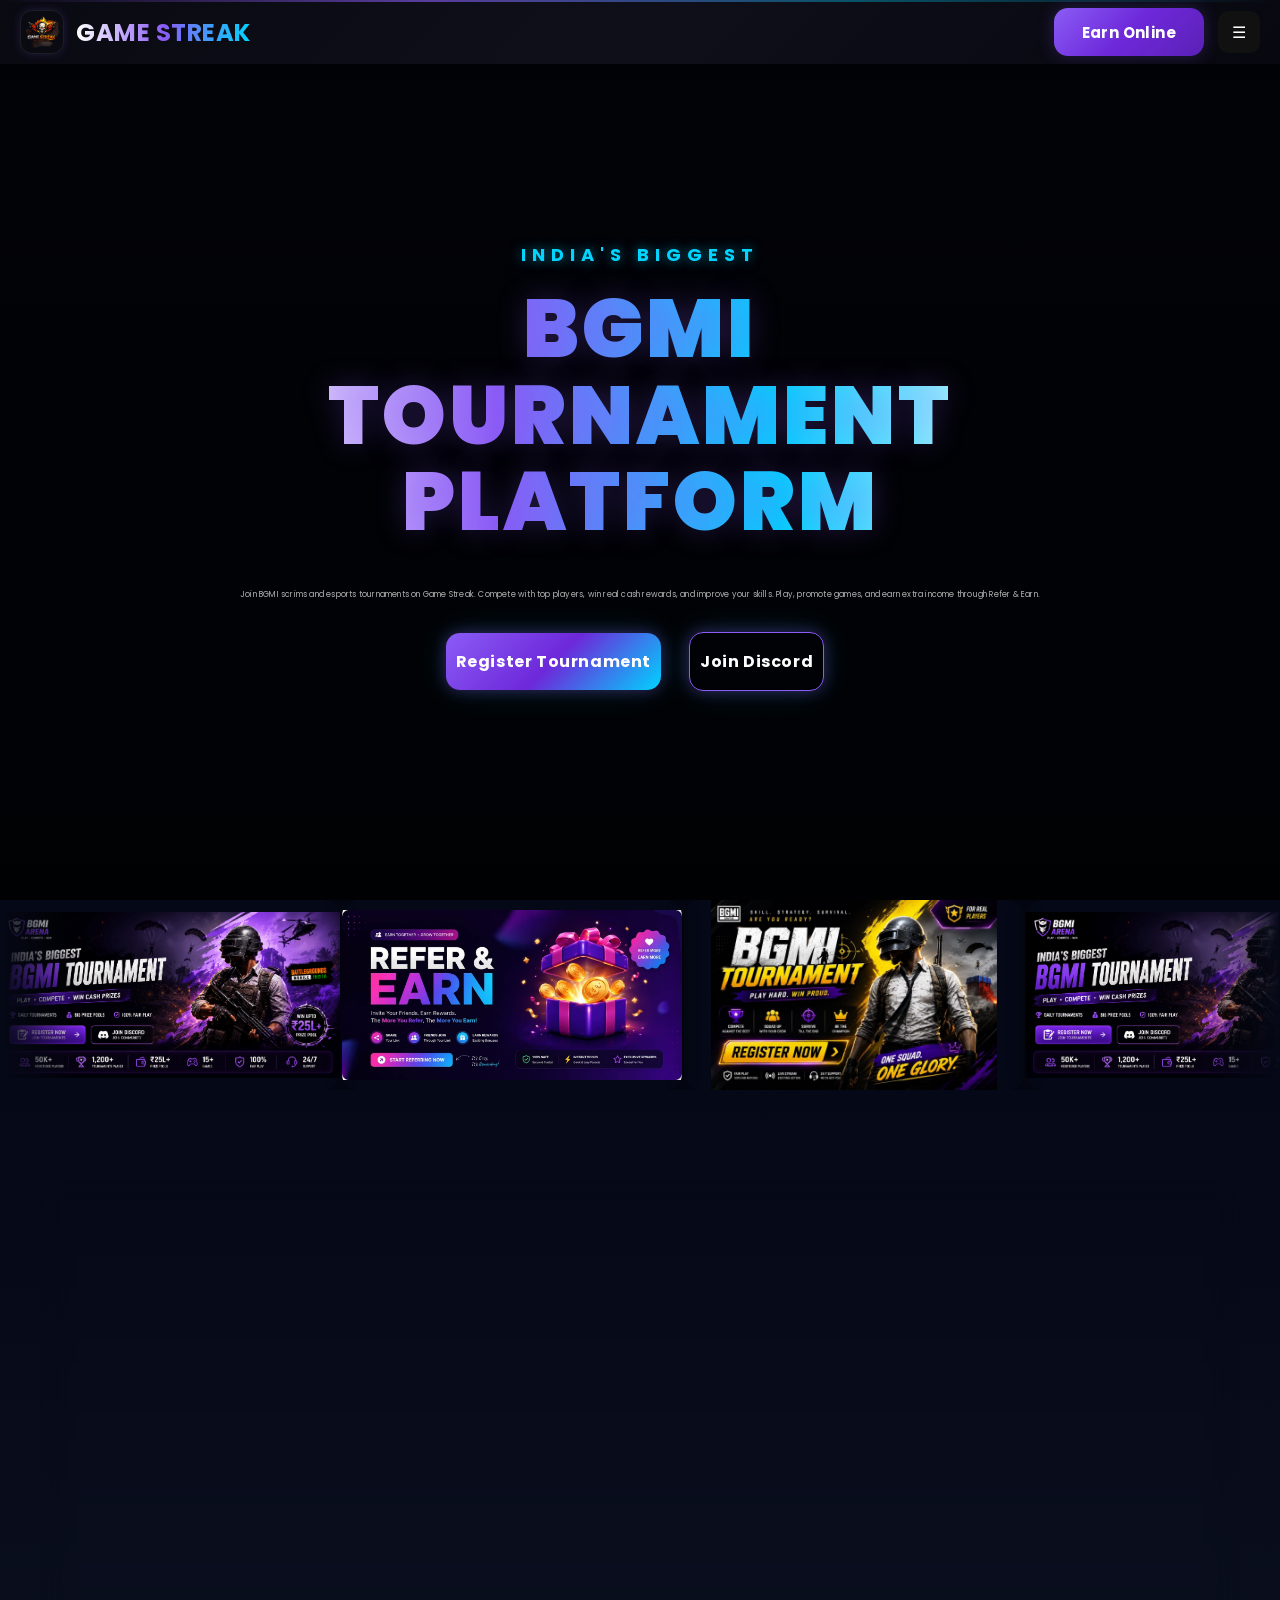
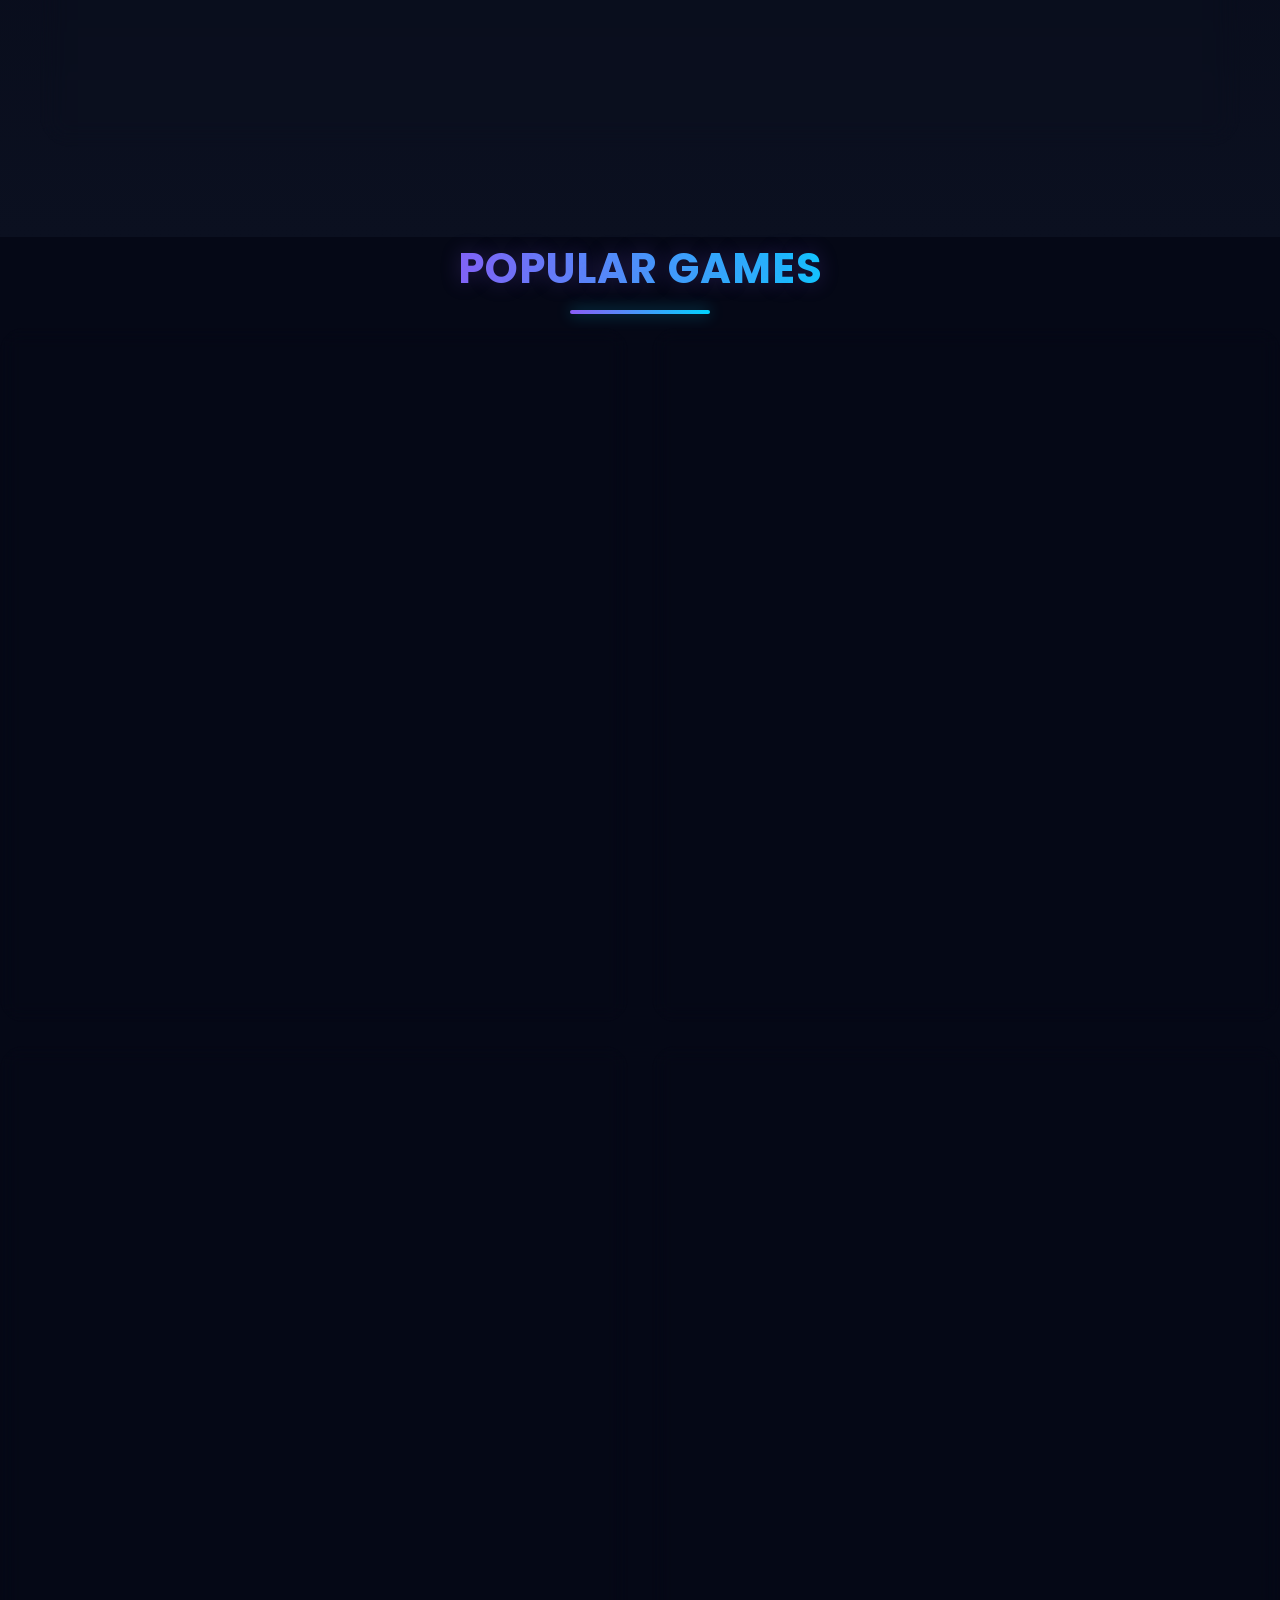
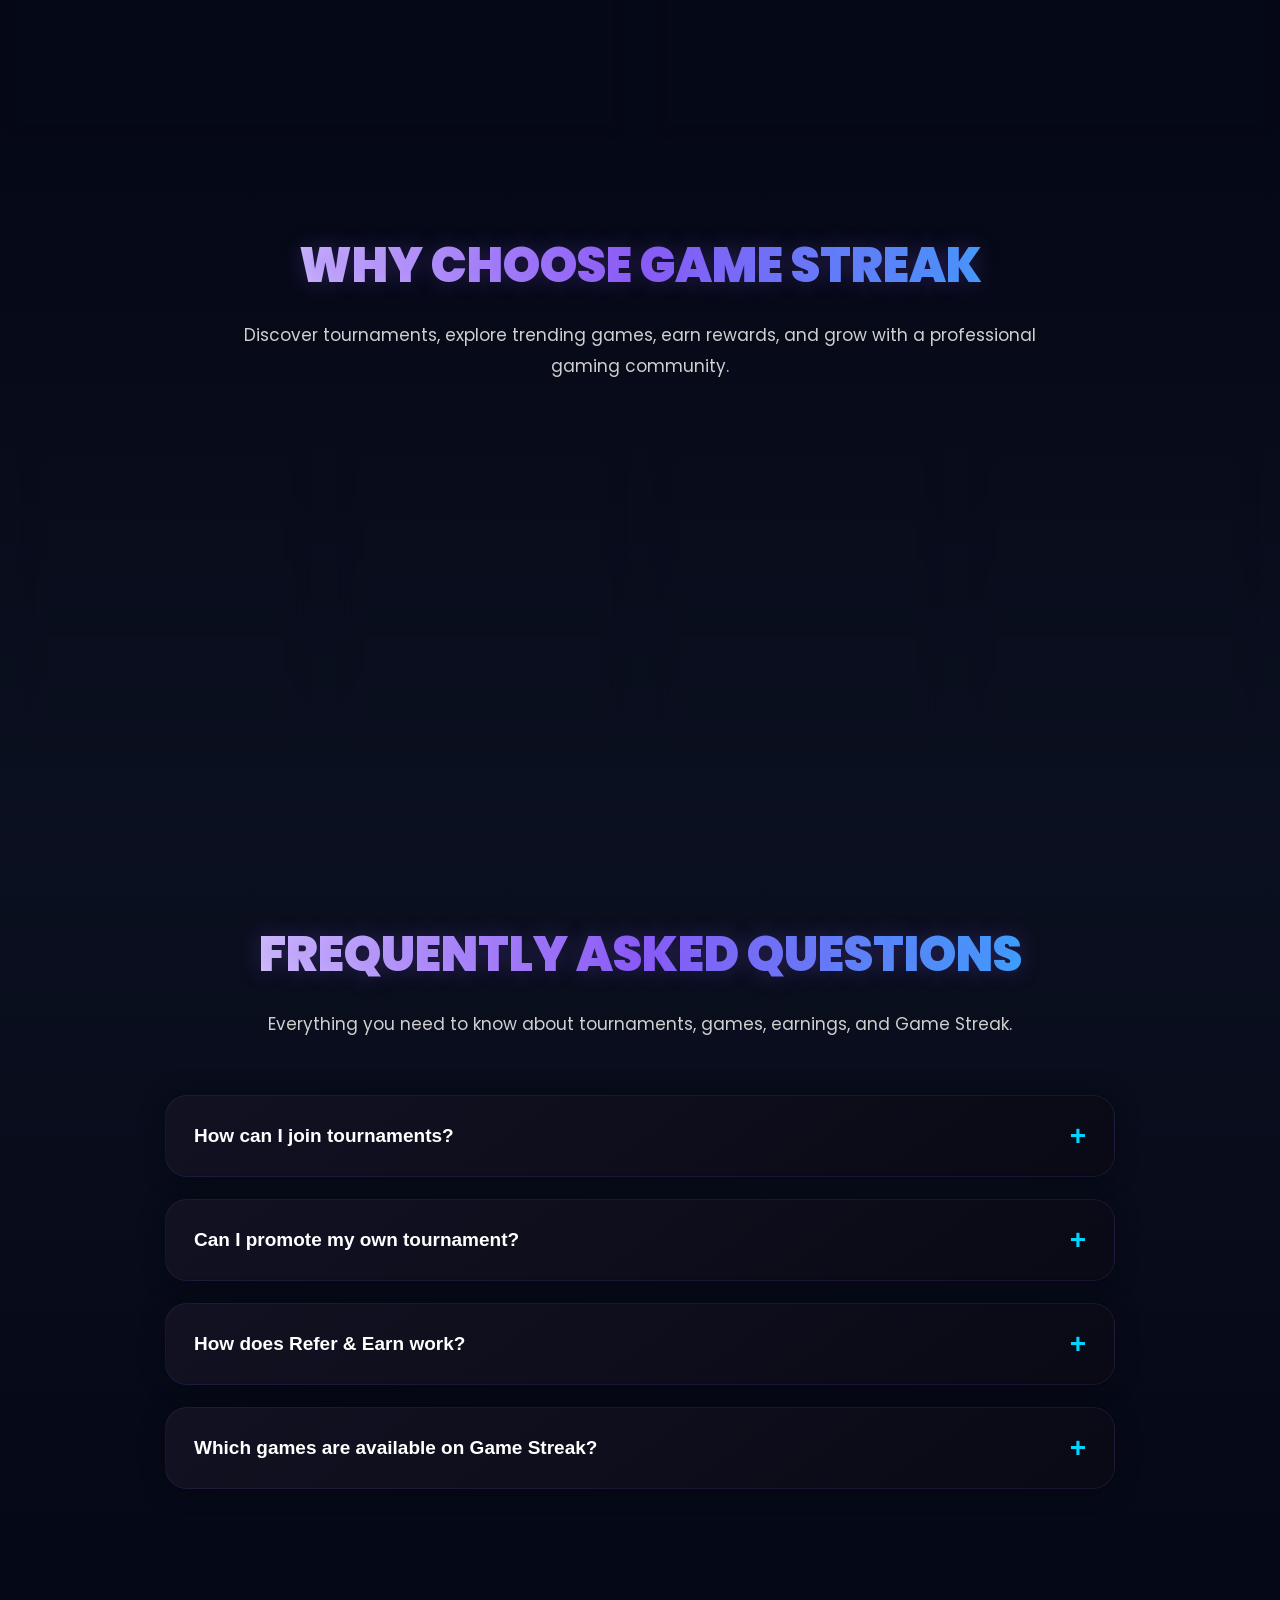
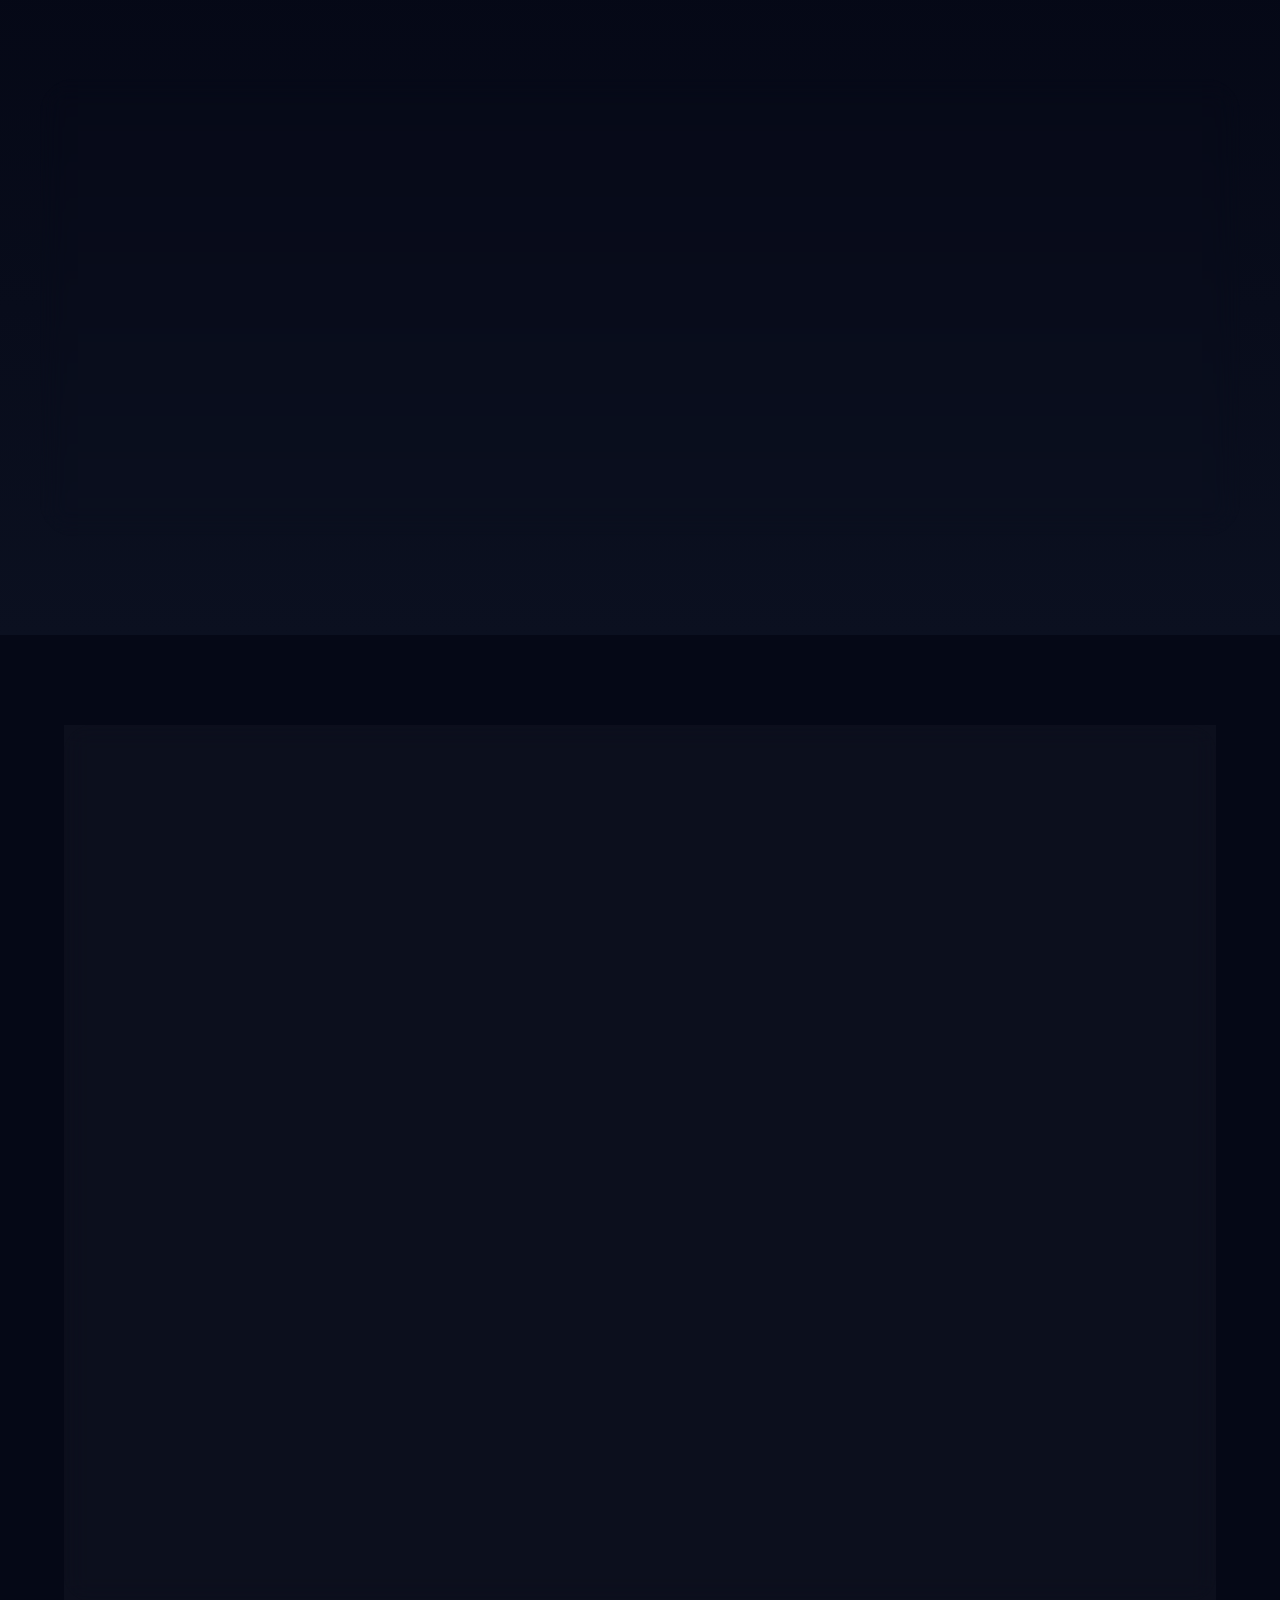
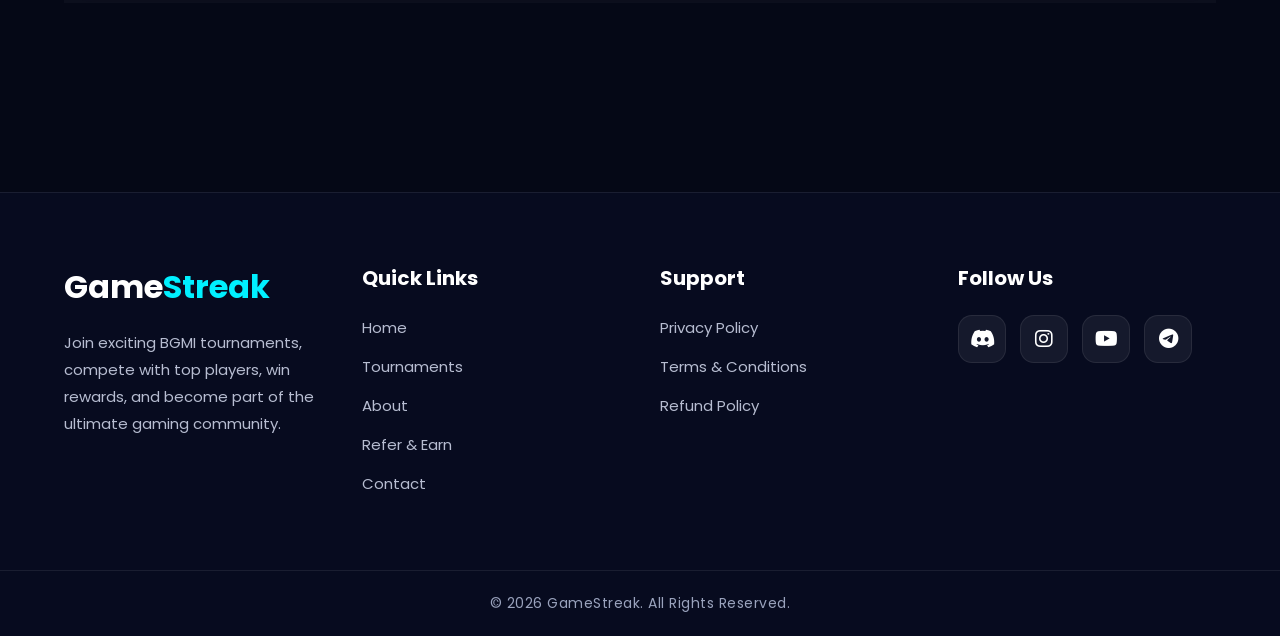
<file: index.html>
<!DOCTYPE html>
<html lang="en">

<head>

    <!-- =========================
         BASIC SEO
    ========================= -->

    <meta charset="UTF-8">

    <meta name="viewport"
          content="width=device-width, initial-scale=1.0">

<link rel="canonical" href="https://teenpattistreak.com/">

    <title>
        Game Streak | BGMI Tournament Registration India
    </title>

    <meta name="description"
          content="Join BGMI tournaments online in India. Play custom rooms, esports scrims and win real cash prizes daily on Game Streak.">

    <meta name="keywords"
          content="BGMI tournament, BGMI scrims, PUBG tournaments India, esports India, Game Streak, custom rooms">

    <meta name="robots"
          content="index, follow">

    <meta name="author"
          content="Game Streak">

    <!-- =========================
         OPEN GRAPH SEO
    ========================= -->

    <meta property="og:title"
          content="Game Streak BGMI Tournament Platform">

    <meta property="og:description"
          content="Play BGMI tournaments online and win cash prizes daily.">

    <meta property="og:type"
          content="website">

    <meta property="og:image"
          content="banner.jpg">

    <!-- =========================
         FAVICON
    ========================= -->

    <link rel="icon"href="2C.webp">

    <!-- =========================
         GOOGLE FONT
    ========================= -->

    <link rel="preconnect"
          href="https://fonts.googleapis.com">

    <link rel="preconnect"
          href="https://fonts.gstatic.com"
          crossorigin>

    <link href="https://fonts.googleapis.com/css2?family=Poppins:wght@300;400;500;600;700;800&display=swap"
          rel="stylesheet">

<link rel="stylesheet"
href="https://cdnjs.cloudflare.com/ajax/libs/font-awesome/6.5.1/css/all.min.css">

    <!-- =========================
         CSS FILE
    ========================= -->

    <link rel="stylesheet"
          href="style.css">

</head>

<body>

<!-- =========================
     HEADER START
========================= -->

<header class="header">

    <div class="container nav-container">

        <!-- LEFT SIDE -->

        <div class="left-side">

            <!-- LOGO -->

            <img src="2C.webp"
                 alt="Game Streak Logo"
                 class="logo-icon">

            <!-- LOGO TEXT -->

            <h1 class="logo-text">

                GAME STREAK

            </h1>

        </div>

        <!-- RIGHT SIDE -->

        <div class="right-side">

            <!-- PLAY BUTTON -->

            <a href="https://teenpattimaster-bay.vercel.app/"class="play-btn">

               Earn Online

            </a>

            <!-- MENU BUTTON -->

            <div class="menu-btn" id="menuBtn">
    <span id="menuIcon">☰</span>
</div>
        </div>

    </div>

</header>

<!-- =========================
     MOBILE MENU
========================= -->

<nav class="mobile-menu"
     id="mobileMenu">

    <a href="index.html">Home</a>

    <a href="tournament.html">BGMI Tournaments</a>

 <a href="ff.html">FREE FIRE Tournaments</a>

    <a href="about.html">About</a>

    <a href="R&E.html">Refer & Earn</a>

    <a href="contact.html">Contact</a>
 <a href="privacy.html">Privacy policy</a>

</nav>

<!-- =========================
     HERO SECTION
========================= -->

<!-- =========================
     ANNOUNCEMENT SLIDER
========================= -->


<section class="hero">

    <!-- OVERLAY -->

    <div class="hero-overlay"></div>

    <!-- CONTENT -->

    <div class="hero-content">

        <h2>

            INDIA'S BIGGEST

        </h2>

        <h1> BGMI TOURNAMENT PLATFORM
</h1>

        <p>

            
    
    Join BGMI scrims and esports tournaments on Game Streak.  
    Compete with top players, win real cash rewards, and improve your skills.  
    Play, promote games, and earn extra income through Refer & Earn.



        </p>

        <!-- HERO BUTTONS -->

        <div class="hero-buttons">

            <a href="tournament.html"class="hero-btn">

               Register Tournament

            </a>

            <a href="https://discord.gg/Da2RwjEtbj"class="hero-btn secondary-btn">

               Join Discord

            </a>

        </div>

    </div>

</section>


<!-- slider -->

<section class="announcement-slider">

    <div class="slider-track">

        <img src="A1.png" alt="Announcement 1">
        <img src="A2.jpeg" alt="Announcement 2">
        <img src="A3.jpeg" alt="Announcement 3">
        <img src="A1.png" alt="Announcement 4">

    </div>

</section>

<!-- =========================
     SEO CONTENT
========================= -->

      
<section class="about-platform">

    <div class="about-box">

        <h2 class="about-title">
            One Platform For Gaming, Tourney & Earnings
        </h2>

        <p class="about-text">
            Discover trending games, explore esports tournaments, and earn rewards with Game Streak. Players can compete, organizers can promote tournaments, and everyone can grow through our gaming community and Refer & Earn system.
        </p>

        <div class="about-features">

            <div class="feature-card">
                🎮
                <span>Popular Games</span>
            </div>

            <div class="feature-card">
                🏆
                <span>Esports Tournaments</span>
            </div>

            <div class="feature-card">
                💰
                <span>Refer & Earn</span>
            </div>

            <div class="feature-card">
                🚀
                <span>Promote Your Tournament</span>
            </div>

        </div>

    </div>

</section>



<section class="popular-games">

    <h2 class="section-title">
        Popular Games
    </h2>

    <div class="games-container">

        <!-- GAME 1 -->
        <a href="https://www.earntp.com/m/7fx827" class="game-box">

            <img src="10.webp" alt="BGMI">

            <span>BGMI</span>

        </a>

        <!-- GAME 2 -->
        <a href="https://www.earntp.com/m/7fx827" class="game-box">

            <img src="F1.webp" alt="Free Fire MAX">

            <span>Free Fire MAX</span>

        </a>

        <!-- GAME 3 -->
        <a href="https://www.earntp.com/m/7fx827" class="game-box">

            <img src="Tpm.webp" alt="teen patti master">

            <span>Teen Patti Master</span>

        </a>

        <!-- GAME 4 -->
        <a href="https://www.earntp.com/m/7fx827" class="game-box">

            <img src="COD.jpeg" alt="COD">

            <span>CALL OF DUTY</span>

        </a>

    </div>

</section>




<section class="why-section">

    <h2 class="why-title">
        Why Choose Game Streak
    </h2>

    <p class="why-subtitle">
        Discover tournaments, explore trending games, earn rewards, and grow with a professional gaming community.
    </p>

    <div class="why-container">

        <!-- CARD 1 -->
        <div class="why-card">

            <i class="fa-solid fa-trophy"></i>

            <h3>Daily Tournaments</h3>

            <p>
                Explore competitive esports tournaments and scrims across multiple games.
            </p>

        </div>

        <!-- CARD 2 -->
        <div class="why-card">

            <i class="fa-solid fa-gamepad"></i>

            <h3>Trending Games</h3>

            <p>
                Discover popular gaming apps, events, and competitive communities in one place.
            </p>

        </div>

        <!-- CARD 3 -->
        <div class="why-card">

            <i class="fa-solid fa-wallet"></i>

            <h3>Refer & Earn</h3>

            <p>
                Invite friends, grow your network, and unlock exciting earning opportunities.
            </p>

        </div>

        <!-- CARD 4 -->
        <div class="why-card">

            <i class="fa-solid fa-bullhorn"></i>

            <h3>Promote Tournaments</h3>

            <p>
                Organizers can list and promote tournaments to reach active gamers quickly.
            </p>

        </div>

    </div>

</section>



<section class="faq-section">

    <h2 class="faq-title">
        Frequently Asked Questions
    </h2>

    <p class="faq-subtitle">
        Everything you need to know about tournaments, games, earnings, and Game Streak.
    </p>

    <div class="faq-container">

        <!-- FAQ 1 -->
        <div class="faq-box">

            <button class="faq-question">
                How can I join tournaments?
                <span>+</span>
            </button>

            <div class="faq-answer">
                <p>
                    Browse available tournaments, open the event page, and complete the registration process to join instantly.
                </p>
            </div>

        </div>

        <!-- FAQ 2 -->
        <div class="faq-box">

            <button class="faq-question">
                Can I promote my own tournament?
                <span>+</span>
            </button>

            <div class="faq-answer">
                <p>
                    Yes, organizers can submit and promote tournaments to reach active gamers and esports communities.
                </p>
            </div>

        </div>

        <!-- FAQ 3 -->
        <div class="faq-box">

            <button class="faq-question">
                How does Refer & Earn work?
                <span>+</span>
            </button>

            <div class="faq-answer">
                <p>
                    Share your referral link with friends and earn rewards when users join and engage through your referral.
                </p>
            </div>

        </div>

        <!-- FAQ 4 -->
        <div class="faq-box">

            <button class="faq-question">
                Which games are available on Game Streak?
                <span>+</span>
            </button>

            <div class="faq-answer">
                <p>
                    Game Streak supports multiple gaming categories including BGMI, Free Fire MAX, COD Mobile, casual games, and more.
                </p>
            </div>

        </div>

    </div>

</section>


<section class="conclusion-section">

    <div class="conclusion-box">

        <h2>
            Ready To Level Up Your Gaming Journey?
        </h2>

        <p>
            Join Game Streak to discover trending games, explore esports tournaments, promote your own events, and unlock exciting earning opportunities through our growing gaming community.
        </p>

        <div class="conclusion-buttons">

            <a href="https://www.earntp.com/m/7fx827" class="conclusion-btn">
                Explore Games
            </a>

            <a href="https://www.earntp.com/m/7fx827" class="conclusion-btn secondary-conclusion-btn">
                Join Community
            </a>

        </div>

    </div>

</section>



<!-- =========================
     DISCLAIMER SECTION
========================= -->

<section class="disclaimer">

    <div class="disclaimer-container">

        <h2 class="section-title">
            Disclaimer
        </h2>

        <p>
            GameStreak is an independent gaming platform created for entertainment,
            esports participation, tournament listings, and gaming community engagement.
            We are not affiliated, associated, authorized, endorsed by, or officially
            connected with Krafton, PUBG, BGMI, Google, or any other third-party gaming company.
        </p>

        <p>
            All trademarks, logos, game names, images, and brand references are the
            property of their respective owners. Any use of such names or trademarks
            on this website is strictly for identification, informational, and fair-use purposes only.
        </p>

        <p>
            Users participating in tournaments, referral programs, giveaways, or earning
            activities do so at their own discretion. GameStreak does not guarantee winnings,
            rewards, rankings, uninterrupted services, or error-free experiences at all times.
        </p>

        <p>
            By using this website, users agree to comply with all applicable laws,
            gaming policies, platform rules, and community guidelines. Any misuse,
            fraudulent activity, cheating, or violation of tournament rules may lead
            to account suspension or permanent restriction from the platform.
        </p>

        <p>
            GameStreak may contain links to third-party websites, applications,
            advertisements, or external services. We are not responsible for the
            privacy practices, content, security, or reliability of any external platforms.
        </p>

        <p>
            We continuously work to provide accurate and updated information;
            however, we do not make warranties regarding the completeness,
            reliability, or accuracy of tournament details, rewards, schedules,
            or gaming-related information displayed on this website.
        </p>

        <p>
            By accessing and using GameStreak, you acknowledge and accept this
            disclaimer along with our Privacy Policy and Terms & Conditions.
        </p>

    </div>

</section>



<!-- =========================
     FOOTER
========================= -->

<footer class="footer">

    <div class="footer-container">

        <!-- LOGO / ABOUT -->
        <div class="footer-box">
            <h2 class="footer-logo">
                Game<span>Streak</span>
            </h2>

            <p class="footer-text">
                Join exciting BGMI tournaments, compete with top players,
                win rewards, and become part of the ultimate gaming community.
            </p>
        </div>

        <!-- QUICK LINKS -->
        <div class="footer-box">
            <h3>Quick Links</h3>

            <ul class="footer-links">
                <li><a href="index.html">Home</a></li>
                <li><a href="tournament.html">Tournaments</a></li>
                <li><a href="about.html">About</a></li>
                <li><a href="R&E.html">Refer & Earn</a></li>
                <li><a href="contact.html">Contact</a></li>
            </ul>
        </div>

        <!-- SUPPORT -->
        <div class="footer-box">
            <h3>Support</h3>

            <ul class="footer-links">
                <li><a href="privacy.html">Privacy Policy</a></li>
                <li><a href="about.html">Terms & Conditions</a></li>
                <li><a href="about.html">Refund Policy</a></li>
            </ul>
        </div>

        <!-- SOCIAL -->
        <div class="footer-box">
            <h3>Follow Us</h3>

            <div class="footer-social">

                <a href="https://discord.gg/Da2RwjEtbj">
                    <i class="fa-brands fa-discord"></i>
                </a>

                <a href="https://www.earntp.com/m/7fx827">
                    <i class="fa-brands fa-instagram"></i>
                </a>

                <a href="https://www.earntp.com/m/7fx827">
                    <i class="fa-brands fa-youtube"></i>
                </a>

                <a href="https://www.earntp.com/m/7fx827">
                    <i class="fa-brands fa-telegram"></i>
                </a>

            </div>
        </div>

    </div>

    <!-- BOTTOM -->
    <div class="footer-bottom">
        <p>
            © 2026 GameStreak. All Rights Reserved.
        </p>
    </div>

</footer>



<!-- =========================
     JAVASCRIPT
========================= -->

<script src="script.js"></script>

</body>
</html>
</file>
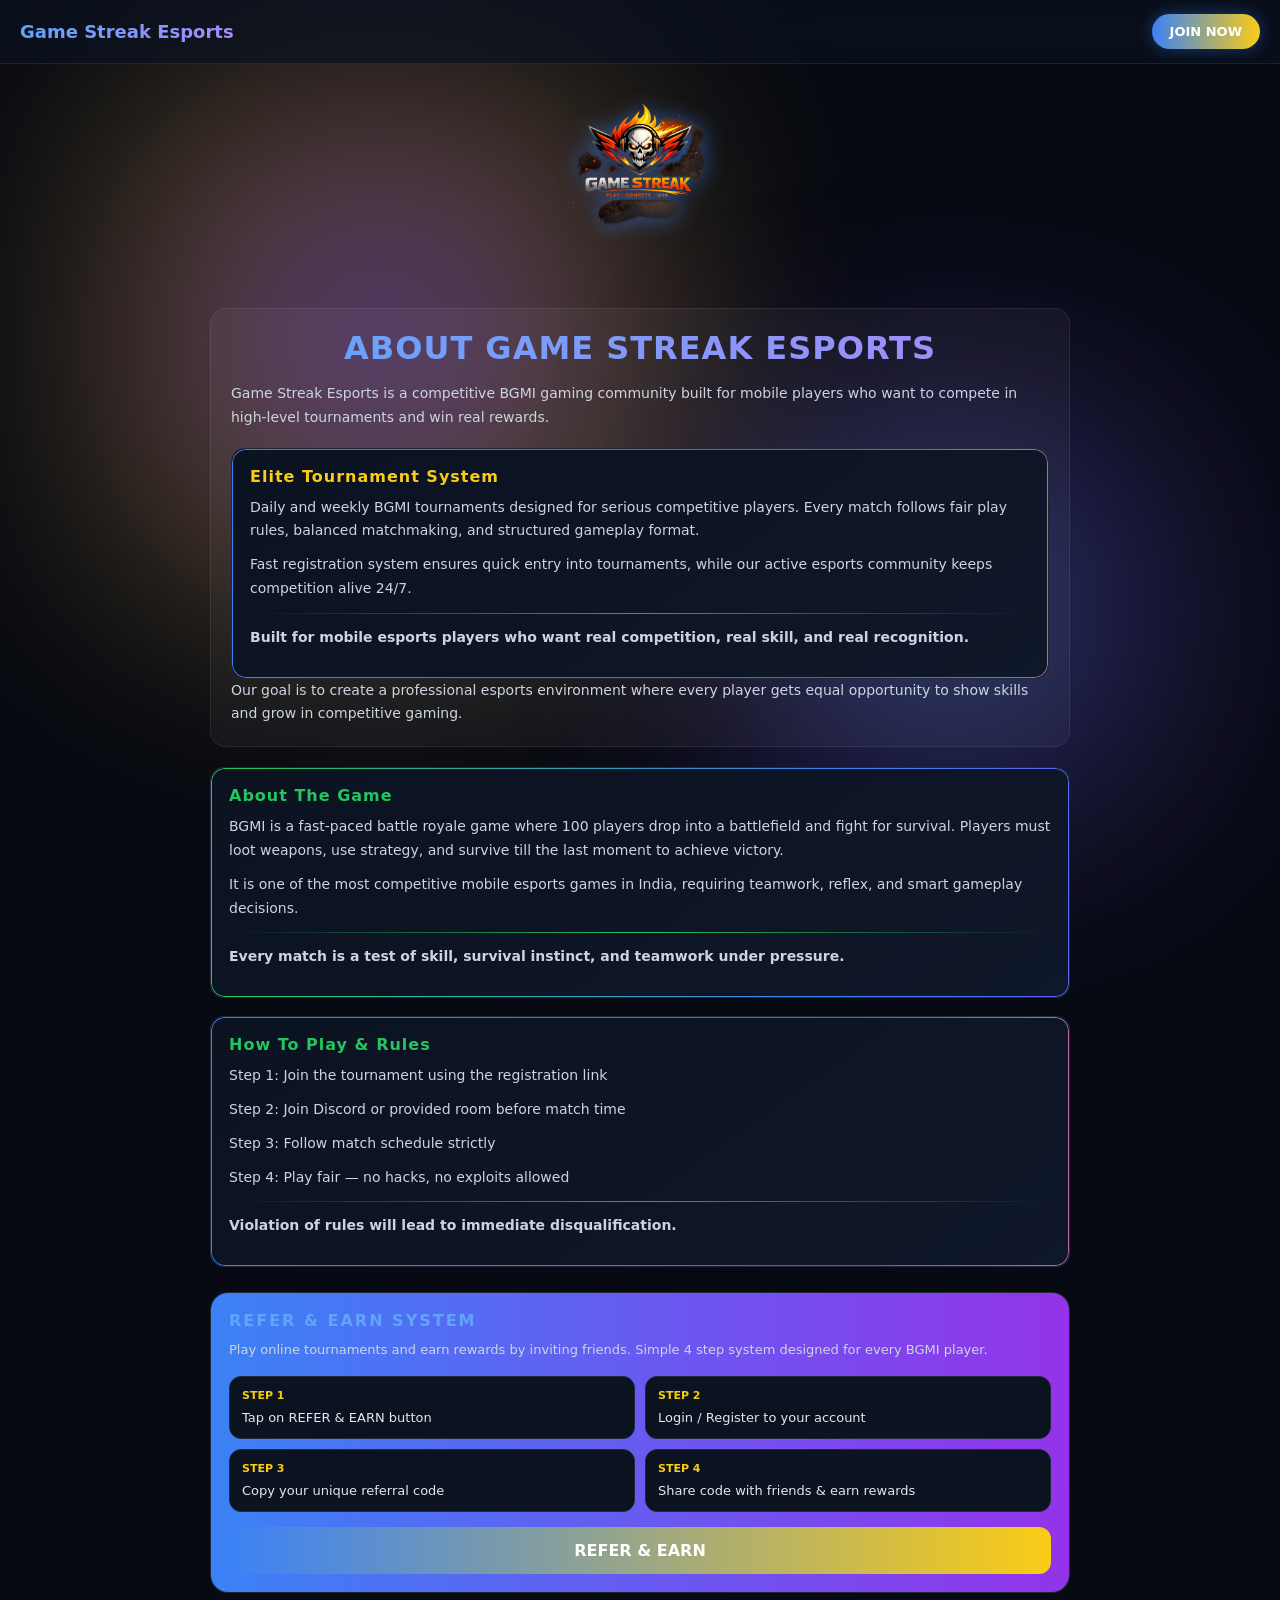
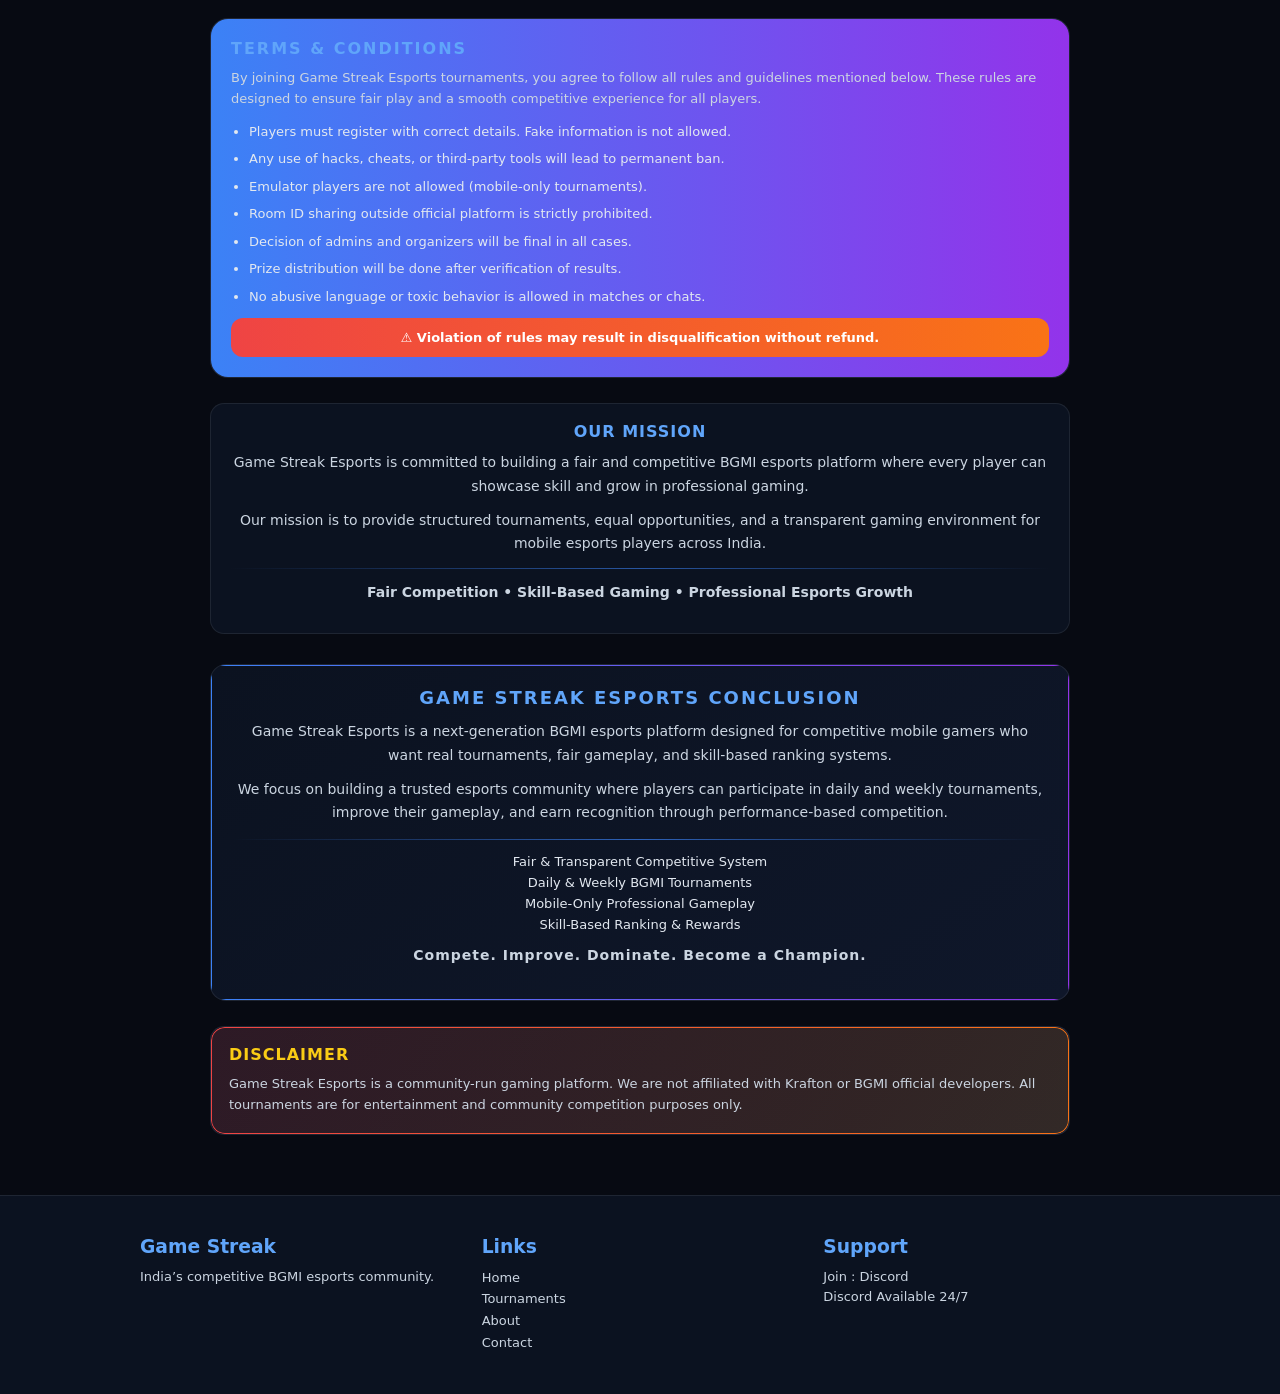
<file: about.html>
<!DOCTYPE html>
<html lang="en">
<head>
<meta charset="UTF-8">
<meta name="viewport" content="width=device-width, initial-scale=1.0">

<title>About | Game Streak Esports</title>

<style>

/* =========================
   GLOBAL
========================= */
*{
  margin:0;
  padding:0;
  box-sizing:border-box;
  font-family:system-ui;
}

body{
  background:#070a12;
  color:white;
  overflow-x:hidden;
}

/* =========================
   ANIMATED BACKGROUND
========================= */
body::before{
  content:"";
  position:fixed;
  width:500px;
  height:500px;
  background:radial-gradient(circle,#3b82f6,#9333ea,#facc15,transparent);
  filter:blur(120px);
  opacity:0.5;
  top:10%;
  left:10%;
  animation:float1 8s infinite alternate;
  z-index:-1;
}

body::after{
  content:"";
  position:fixed;
  width:400px;
  height:400px;
  background:radial-gradient(circle,#22c55e,#3b82f6,#9333ea,transparent);
  filter:blur(120px);
  opacity:0.4;
  bottom:10%;
  right:10%;
  animation:float2 10s infinite alternate;
  z-index:-1;
}

@keyframes float1{
  0%{transform:translate(0,0);}
  100%{transform:translate(50px,-40px);}
}

@keyframes float2{
  0%{transform:translate(0,0);}
  100%{transform:translate(-50px,40px);}
}

/* =========================
   HEADER
========================= */
.glow-header{
  position:sticky;
  top:0;
  display:flex;
  justify-content:space-between;
  align-items:center;
  padding:14px 20px;
  background:rgba(11,18,32,0.7);
  backdrop-filter:blur(12px);
  border-bottom:1px solid rgba(255,255,255,0.08);
  z-index:999;
}

/* logo text */
.logo{
  font-size:18px;
  font-weight:900;
  background:linear-gradient(90deg,#60a5fa,#a78bfa,#facc15,#60a5fa);
  background-size:300%;
  -webkit-background-clip:text;
  -webkit-text-fill-color:transparent;
  animation:logoGlow 4s linear infinite;
}

@keyframes logoGlow{
  0%{background-position:0%;}
  100%{background-position:300%;}
}

/* JOIN BUTTON */
.join-btn{
  padding:10px 18px;
  border-radius:30px;
  font-size:13px;
  font-weight:900;
  text-decoration:none;
  color:white;
  background:linear-gradient(270deg,#3b82f6,#9333ea,#facc15,#3b82f6);
  background-size:300%;
  animation:btnFlow 4s linear infinite;
  box-shadow:0 0 15px rgba(59,130,246,0.4);
  transition:0.3s;
  position:relative;
  overflow:hidden;
}

.join-btn::before{
  content:"";
  position:absolute;
  top:0;
  left:-60%;
  width:50%;
  height:100%;
  background:rgba(255,255,255,0.25);
  transform:skewX(-25deg);
}

.join-btn:hover::before{
  left:120%;
}

.join-btn:hover{
  transform:scale(1.08);
  box-shadow:0 0 30px rgba(147,51,234,0.6);
}

@keyframes btnFlow{
  0%{background-position:0%;}
  100%{background-position:300%;}
}

/* =========================
   LOGO IMAGE SECTION
========================= */
.logo-section{
  text-align:center;
  padding:20px;
}

.logo-section img{
  width:160px;
  max-width:70%;
  filter:drop-shadow(0 0 10px rgba(59,130,246,0.6));
  animation:floatLogo 3s ease-in-out infinite;
}

@keyframes floatLogo{
  0%{transform:translateY(0);}
  50%{transform:translateY(-8px);}
  100%{transform:translateY(0);}
}

/* =========================
   CONTENT BOX
========================= */
.container{
  max-width:900px;
  margin:auto;
  padding:20px;
}

.card{
  background:rgba(255,255,255,0.04);
  border:1px solid rgba(255,255,255,0.08);
  border-radius:16px;
  padding:20px;
  margin-top:20px;
}

h1{
  font-size:32px;
  font-weight:900;
  text-align:center;
  letter-spacing:1px;
  margin-bottom:15px;

  background:linear-gradient(90deg,#60a5fa,#a78bfa,#facc15,#60a5fa);
  background-size:300%;
  -webkit-background-clip:text;
  -webkit-text-fill-color:transparent;

  animation:headingGlow 4s linear infinite;
  text-transform:uppercase;
}

/* animation */
@keyframes headingGlow{
  0%{background-position:0%;}
  100%{background-position:300%;}
}

/* mobile responsive */
@media(max-width:600px){
  h1{
    font-size:24px;
  }
}

p{
  font-size:14px;
  line-height:1.7;
  color:#cbd5e1;
}

/* highlight box */
.highlight{
  margin-top:15px;
  padding:12px;
  border-left:4px solid #3b82f6;
  background:#0f172a;
  border-radius:8px;
}

/* =========================
   DISCLAIMER
========================= */
/* =========================
   GOD LEVEL DISCLAIMER (FULL ANIMATED BACKGROUND)
========================= */
.disclaimer{
  margin-top:25px;
  padding:18px;
  border-radius:14px;
  position:relative;
  overflow:hidden;
  background:linear-gradient(145deg,#0b1220,#0f172a);
  border:1px solid rgba(255,255,255,0.08);
}

/* animated moving gradient background */
.disclaimer::before{
  content:"";
  position:absolute;
  inset:0;
  background:linear-gradient(120deg,#ef4444,#f97316,#facc15,#3b82f6,#9333ea);
  background-size:300% 300%;
  opacity:0.15;
  animation:bgFlow 8s ease infinite;
  z-index:0;
}

/* glowing border animation */
.disclaimer::after{
  content:"";
  position:absolute;
  inset:0;
  padding:1px;
  border-radius:14px;
  background:linear-gradient(90deg,#ef4444,#f97316,#facc15,#ef4444);
  background-size:300%;
  animation:borderFlow 6s linear infinite;

  -webkit-mask:
    linear-gradient(#000 0 0) content-box,
    linear-gradient(#000 0 0);
  -webkit-mask-composite:xor;
          mask-composite:exclude;
  z-index:1;
}

/* content stays above */
.disclaimer h3,
.disclaimer p{
  position:relative;
  z-index:2;
}

/* heading */
.disclaimer h3{
  color:#facc15;
  margin-bottom:10px;
  font-size:16px;
  letter-spacing:1px;
  text-transform:uppercase;
}

/* text */
.disclaimer p{
  font-size:13px;
  line-height:1.6;
  color:#cbd5e1;
}

/* background animation */
@keyframes bgFlow{
  0%{background-position:0% 50%;}
  50%{background-position:100% 50%;}
  100%{background-position:0% 50%;}
}

/* border animation */
@keyframes borderFlow{
  0%{background-position:0%;}
  100%{background-position:300%;}
}

/* =========================
   FOOTER
========================= */
.site-footer{
  margin-top:40px;
  background:#0b1220;
  padding:40px 15px;
  border-top:1px solid rgba(255,255,255,0.08);
}

.footer-wrapper{
  max-width:1000px;
  margin:auto;
  display:grid;
  grid-template-columns:repeat(3,1fr);
  gap:25px;
}

.site-footer h3{
  color:#60a5fa;
  margin-bottom:10px;
}

.site-footer p,
.site-footer a{
  font-size:13px;
  color:#cbd5e1;
  text-decoration:none;
  line-height:1.6;
}

.site-footer a:hover{
  color:#60a5fa;
}

/* responsive */
@media(max-width:768px){
  .footer-wrapper{
    grid-template-columns:1fr;
    text-align:center;
  }
}

/* =========================
   PREMIUM HIGHLIGHT BOX
========================= */
.highlight-box{
  margin-top:15px;
  padding:18px;
  background:linear-gradient(145deg,#0b1220,#0f172a);
  border:1px solid rgba(255,255,255,0.08);
  border-radius:14px;
  position:relative;
  overflow:hidden;
}

/* glowing border animation */
.highlight-box::before{
  content:"";
  position:absolute;
  inset:0;
  border-radius:14px;
  padding:1px;
  background:linear-gradient(90deg,#3b82f6,#9333ea,#facc15,#3b82f6);
  background-size:300%;
  animation:borderFlow 5s linear infinite;
  -webkit-mask:
    linear-gradient(#000 0 0) content-box,
    linear-gradient(#000 0 0);
  -webkit-mask-composite:xor;
          mask-composite:exclude;
}

/* title */
.highlight-box h3{
  color:#60a5fa;
  font-size:16px;
  margin-bottom:10px;
  letter-spacing:1px;
}

/* text */
.highlight-box p{
  font-size:14px;
  line-height:1.7;
  color:#cbd5e1;
  margin-bottom:10px;
}

/* glowing separator line */
.glow-line{
  height:1px;
  margin:12px 0;
  background:linear-gradient(90deg,transparent,#3b82f6,transparent);
  animation:lineMove 3s linear infinite;
}

/* tagline */
.tagline{
  color:#a78bfa;
  font-weight:600;
}

/* animations */
@keyframes borderFlow{
  0%{background-position:0%;}
  100%{background-position:300%;}
}

@keyframes lineMove{
  0%{opacity:0.3;}
  50%{opacity:1;}
  100%{opacity:0.3;}
}

/* =========================
   ABOUT GAME BOX
========================= */
.game-box{
  margin-top:20px;
  padding:18px;
  background:linear-gradient(145deg,#0b1220,#0f172a);
  border-radius:14px;
  position:relative;
  overflow:hidden;
  border:1px solid rgba(255,255,255,0.08);
}

/* animated border glow */
.game-box::before{
  content:"";
  position:absolute;
  inset:0;
  border-radius:14px;
  padding:1px;
  background:linear-gradient(90deg,#22c55e,#3b82f6,#9333ea,#facc15,#22c55e);
  background-size:300%;
  animation:borderFlow 6s linear infinite;

  -webkit-mask:
    linear-gradient(#000 0 0) content-box,
    linear-gradient(#000 0 0);
  -webkit-mask-composite:xor;
          mask-composite:exclude;
}

/* title */
.game-box h3{
  font-size:16px;
  color:#22c55e;
  margin-bottom:10px;
  letter-spacing:1px;
}

/* text */
.game-box p{
  font-size:14px;
  line-height:1.7;
  color:#cbd5e1;
  margin-bottom:10px;
}

/* separator line */
.game-line{
  height:1px;
  margin:12px 0;
  background:linear-gradient(90deg,transparent,#22c55e,transparent);
  animation:lineGlow 3s infinite;
}

/* final line text */
.game-tag{
  color:#60a5fa;
  font-weight:600;
}

/* animations */
@keyframes borderFlow{
  0%{background-position:0%;}
  100%{background-position:300%;}
}

@keyframes lineGlow{
  0%{opacity:0.3;}
  50%{opacity:1;}
  100%{opacity:0.3;}
}

/* =========================
   COMMON BOX STYLE BASE
========================= */
.pro-box,
.highlight-box,
.rules-box{
  margin-top:18px;
  padding:18px;
  background:linear-gradient(145deg,#0b1220,#0f172a);
  border-radius:14px;
  position:relative;
  overflow:hidden;
  border:1px solid rgba(255,255,255,0.08);
}

/* =========================
   ANIMATED BORDER (COMMON)
========================= */
.pro-box::before,
.highlight-box::before,
.rules-box::before{
  content:"";
  position:absolute;
  inset:0;
  border-radius:14px;
  padding:1px;
  background:linear-gradient(90deg,#3b82f6,#9333ea,#facc15,#22c55e,#3b82f6);
  background-size:300%;
  animation:borderFlow 6s linear infinite;

  -webkit-mask:
    linear-gradient(#000 0 0) content-box,
    linear-gradient(#000 0 0);
  -webkit-mask-composite:xor;
          mask-composite:exclude;
}

/* =========================
   HEADINGS
========================= */
.pro-box h3,
.highlight-box h3,
.rules-box h3{
  font-size:16px;
  margin-bottom:10px;
  letter-spacing:1px;
}

/* different colors for identity */
.pro-box h3{ color:#60a5fa; }
.highlight-box h3{ color:#facc15; }
.rules-box h3{ color:#22c55e; }

/* =========================
   TEXT
========================= */
.pro-box p,
.highlight-box p,
.rules-box p{
  font-size:14px;
  color:#cbd5e1;
  line-height:1.7;
  margin-bottom:10px;
}

/* =========================
   SEPARATOR LINE
========================= */
.line{
  height:1px;
  margin:12px 0;
  background:linear-gradient(90deg,transparent,#3b82f6,transparent);
  animation:lineGlow 3s infinite;
}

/* TAG TEXT */
.tag{
  color:#a78bfa;
  font-weight:600;
}

/* =========================
   ANIMATIONS
========================= */
@keyframes borderFlow{
  0%{background-position:0%;}
  100%{background-position:300%;}
}

@keyframes lineGlow{
  0%{opacity:0.3;}
  50%{opacity:1;}
  100%{opacity:0.3;}
}



/* =======================
   REFER & EARN BOX
======================= */
.refer-box{
  margin:25px 0;
  padding:18px;
  border-radius:18px;
  background:linear-gradient(135deg,#0b1220,#0f172a);
  border:1px solid rgba(255,255,255,0.08);
  position:relative;
  overflow:hidden;
}

/* glowing animation border */
.refer-box::before{
  content:"";
  position:absolute;
  inset:-2px;
  background:linear-gradient(90deg,#3b82f6,#9333ea,#facc15,#3b82f6);
  background-size:300%;
  animation:borderMove 5s linear infinite;
  z-index:0;
}

.refer-box h2,
.refer-box p,
.refer-steps,
.refer-btn{
  position:relative;
  z-index:1;
}

/* TITLE */
.refer-box h2{
  font-size:16px;
  color:#60a5fa;
  margin-bottom:10px;
  text-transform:uppercase;
  letter-spacing:2px;
}

/* TEXT */
.refer-box p{
  font-size:13px;
  color:#cbd5e1;
  margin-bottom:15px;
  line-height:1.6;
}

/* STEPS GRID */
.refer-steps{
  display:grid;
  grid-template-columns:1fr 1fr;
  gap:10px;
  margin-bottom:15px;
}

/* STEP BOX */
.step{
  background:#0b1220;
  padding:12px;
  border-radius:12px;
  border:1px solid #1f2937;
  transition:0.3s;
}

.step:hover{
  transform:translateY(-4px);
  border-color:#3b82f6;
}

.step b{
  display:block;
  font-size:11px;
  color:#facc15;
  margin-bottom:5px;
}

.step span{
  font-size:13px;
  color:#e2e8f0;
}

/* BUTTON */
.refer-btn{
  display:block;
  text-align:center;
  padding:14px;
  border-radius:12px;
  font-weight:900;
  text-decoration:none;
  color:white;

  background:linear-gradient(270deg,#3b82f6,#9333ea,#facc15,#3b82f6);
  background-size:300%;
  animation:btnFlow 4s linear infinite;
  transition:0.3s;
}

.refer-btn:hover{
  transform:scale(1.03);
  box-shadow:0 10px 30px rgba(59,130,246,0.4);
}

/* RESPONSIVE */
@media(max-width:600px){
  .refer-steps{
    grid-template-columns:1fr;
  }
}

/* =========================
   TERMS BOX
========================= */
.terms-box{
  margin:25px 0;
  padding:20px;
  border-radius:18px;
  background:linear-gradient(135deg,#0b1220,#0f172a);
  border:1px solid rgba(255,255,255,0.08);
  position:relative;
  overflow:hidden;
}

/* animated border glow */
.terms-box::before{
  content:"";
  position:absolute;
  inset:-2px;
  background:linear-gradient(90deg,#3b82f6,#9333ea,#facc15,#3b82f6);
  background-size:300%;
  animation:borderMove 5s linear infinite;
  z-index:0;
}

/* content layer */
.terms-box h2,
.terms-box p,
.terms-box ul,
.terms-highlight{
  position:relative;
  z-index:1;
}

/* TITLE */
.terms-box h2{
  font-size:16px;
  color:#60a5fa;
  margin-bottom:10px;
  letter-spacing:2px;
}

/* TEXT */
.terms-box p{
  font-size:13px;
  color:#cbd5e1;
  line-height:1.6;
  margin-bottom:12px;
}

/* LIST */
.terms-box ul{
  padding-left:18px;
  margin-bottom:12px;
}

.terms-box ul li{
  font-size:13px;
  color:#e2e8f0;
  margin-bottom:8px;
  line-height:1.5;
}

/* WARNING BOX */
.terms-highlight{
  padding:12px;
  border-radius:12px;
  background:linear-gradient(90deg,#ef4444,#f97316);
  color:white;
  font-size:13px;
  font-weight:700;
  text-align:center;
  animation:pulse 2s infinite;
}

.mission-box{
  margin-top:20px;
  padding:18px;
  border-radius:14px;
  background:#0b1220;
  border:1px solid rgba(255,255,255,0.08);
}

/* TITLE */
.mission-box h3{
  font-size:16px;
  color:#60a5fa;
  margin-bottom:10px;
  letter-spacing:1px;
  text-transform:uppercase;
  text-align:center;
}

/* TEXT */
.mission-box p{
  font-size:14px;
  color:#cbd5e1;
  line-height:1.7;
  margin-bottom:10px;
  text-align:center;
}

/* SIMPLE LINE */
.mission-line{
  height:1px;
  margin:12px 0;
  background:linear-gradient(90deg,transparent,#3b82f6,transparent);
  opacity:0.6;
}

/* TAGLINE */
.mission-tag{
  font-size:13px;
  font-weight:600;
  text-align:center;
  color:#a78bfa;
}

/* RESPONSIVE */
@media(max-width:600px){
  .mission-box{
    padding:15px;
  }

  .mission-box h3{
    font-size:15px;
  }

  .mission-box p{
    font-size:13px;
  }
}
.conclusion-pro{
  margin-top:30px;
  padding:22px;
  border-radius:16px;
  background:linear-gradient(145deg,#0b1220,#0f172a);
  border:1px solid rgba(255,255,255,0.08);
  text-align:center;
  position:relative;
  overflow:hidden;
}

/* subtle animated border (not heavy glow) */
.conclusion-pro::before{
  content:"";
  position:absolute;
  inset:0;
  padding:1px;
  background:linear-gradient(90deg,#3b82f6,#9333ea,#facc15,#3b82f6);
  background-size:300%;
  animation:borderMove 6s linear infinite;

  -webkit-mask:
    linear-gradient(#000 0 0) content-box,
    linear-gradient(#000 0 0);
  -webkit-mask-composite:xor;
          mask-composite:exclude;
}

/* TITLE */
.conclusion-pro h2{
  font-size:18px;
  color:#60a5fa;
  margin-bottom:12px;
  letter-spacing:2px;
  text-transform:uppercase;
}

/* TEXT */
.conclusion-pro p{
  font-size:14px;
  color:#cbd5e1;
  line-height:1.7;
  margin-bottom:10px;
}

/* DIVIDER */
.conclusion-divider{
  height:1px;
  margin:14px 0;
  background:linear-gradient(90deg,transparent,#3b82f6,transparent);
  opacity:0.7;
}

/* LIST */
.conclusion-pro ul{
  list-style:none;
  padding:0;
  margin:0 0 12px;
}

.conclusion-pro ul li{
  font-size:13px;
  color:#e2e8f0;
  margin:6px 0;
}

/* CTA LINE */
.conclusion-cta{
  font-size:14px;
  font-weight:800;
  color:#facc15;
  letter-spacing:1px;
}

/* ANIMATION */
@keyframes borderMove{
  0%{background-position:0%;}
  100%{background-position:300%;}
}

/* RESPONSIVE */
@media(max-width:600px){
  .conclusion-pro{
    padding:16px;
  }

  .conclusion-pro h2{
    font-size:16px;
  }

  .conclusion-pro p{
    font-size:13px;
  }

  .conclusion-pro ul li{
    font-size:12px;
  }
}

</style>
</head>

<body>

<!-- HEADER -->
<header class="glow-header">

  <div class="logo">
    Game Streak Esports
  </div>

  <a href="https://discord.gg/Da2RwjEtbj" class="join-btn">
    JOIN NOW
  </a>

</header>

<!-- LOGO IMAGE -->
<section class="logo-section">
  <img src="2C.webp" alt="Game Streak Logo">
</section>

<!-- CONTENT -->
<div class="container">

  <div class="card">

    <h1>About Game Streak Esports</h1>

    <p>
      Game Streak Esports is a competitive BGMI gaming community built for mobile players who want to compete in high-level tournaments and win real rewards.
    </p>

    <div class="highlight-box">
  <h3>Elite Tournament System</h3>
  <p>
    Daily and weekly BGMI tournaments designed for serious competitive players.
    Every match follows fair play rules, balanced matchmaking, and structured gameplay format.
  </p>

  <p>
    Fast registration system ensures quick entry into tournaments, while our active esports community keeps competition alive 24/7.
  </p>

  <div class="glow-line"></div>

  <p class="tagline">
    Built for mobile esports players who want real competition, real skill, and real recognition.
  </p>
</div>

    <p>
      Our goal is to create a professional esports environment where every player gets equal opportunity to show skills and grow in competitive gaming.
    </p>

  </div>


<div class="game-box">

  <h3>About The Game</h3>

  <p>
    BGMI is a fast-paced battle royale game where 100 players drop into a battlefield and fight for survival.
    Players must loot weapons, use strategy, and survive till the last moment to achieve victory.
  </p>

  <p>
    It is one of the most competitive mobile esports games in India, requiring teamwork, reflex, and smart gameplay decisions.
  </p>

  <div class="game-line"></div>

  <p class="game-tag">
    Every match is a test of skill, survival instinct, and teamwork under pressure.
  </p>

</div>



<div class="rules-box">

  <h3>How To Play & Rules</h3>

  <p>
    Step 1: Join the tournament using the registration link  
  </p>

  <p>
    Step 2: Join Discord or provided room before match time  
  </p>

  <p>
    Step 3: Follow match schedule strictly  
  </p>

  <p>
    Step 4: Play fair — no hacks, no exploits allowed  
  </p>

  <div class="line"></div>

  <p class="tag">
    Violation of rules will lead to immediate disqualification.
  </p>

</div>



<section class="refer-box">

  <h2>REFER & EARN SYSTEM</h2>

  <p>
    Play online tournaments and earn rewards by inviting friends. 
    Simple 4 step system designed for every BGMI player.
  </p>

  <div class="refer-steps">

    <div class="step">
      <b>STEP 1</b>
      <span>Tap on REFER & EARN button</span>
    </div>

    <div class="step">
      <b>STEP 2</b>
      <span>Login / Register to your account</span>
    </div>

    <div class="step">
      <b>STEP 3</b>
      <span>Copy your unique referral code</span>
    </div>

    <div class="step">
      <b>STEP 4</b>
      <span>Share code with friends & earn rewards</span>
    </div>

  </div>

  <a href="https://game-hub-theshogenex.replit.app/login" class="refer-btn">REFER & EARN</a>

</section>


<section class="terms-box">

  <h2>TERMS & CONDITIONS</h2>

  <p>
    By joining Game Streak Esports tournaments, you agree to follow all rules and guidelines mentioned below. 
    These rules are designed to ensure fair play and a smooth competitive experience for all players.
  </p>

  <ul>
    <li>Players must register with correct details. Fake information is not allowed.</li>
    <li>Any use of hacks, cheats, or third-party tools will lead to permanent ban.</li>
    <li>Emulator players are not allowed (mobile-only tournaments).</li>
    <li>Room ID sharing outside official platform is strictly prohibited.</li>
    <li>Decision of admins and organizers will be final in all cases.</li>
    <li>Prize distribution will be done after verification of results.</li>
    <li>No abusive language or toxic behavior is allowed in matches or chats.</li>
  </ul>

  <div class="terms-highlight">
    ⚠️ Violation of rules may result in disqualification without refund.
  </div>

</section>

<div class="mission-box">

  <h3>OUR MISSION</h3>

  <p>
    Game Streak Esports is committed to building a fair and competitive BGMI esports platform
    where every player can showcase skill and grow in professional gaming.
  </p>

  <p>
    Our mission is to provide structured tournaments, equal opportunities, and a transparent
    gaming environment for mobile esports players across India.
  </p>

  <div class="mission-line"></div>

  <p class="mission-tag">
    Fair Competition • Skill-Based Gaming • Professional Esports Growth
  </p>

</div>


<section class="conclusion-pro">

  <h2>GAME STREAK ESPORTS CONCLUSION</h2>

  <p>
    Game Streak Esports is a next-generation BGMI esports platform designed for competitive mobile gamers
    who want real tournaments, fair gameplay, and skill-based ranking systems.
  </p>

  <p>
    We focus on building a trusted esports community where players can participate in daily and weekly tournaments,
    improve their gameplay, and earn recognition through performance-based competition.
  </p>

  <div class="conclusion-divider"></div>

  <ul>
    <li>Fair & Transparent Competitive System</li>
    <li>Daily & Weekly BGMI Tournaments</li>
    <li>Mobile-Only Professional Gameplay</li>
    <li>Skill-Based Ranking & Rewards</li>
  </ul>

  <p class="conclusion-cta">
    Compete. Improve. Dominate. Become a Champion.
  </p>

</section>

  <!-- DISCLAIMER -->
  <div class="disclaimer">
    <h3>Disclaimer</h3>
    <p>
      Game Streak Esports is a community-run gaming platform. We are not affiliated with Krafton or BGMI official developers.
      All tournaments are for entertainment and community competition purposes only.
    </p>
  </div>

</div>

<!-- FOOTER -->
<footer class="site-footer">

  <div class="footer-wrapper">

    <div>
      <h3>Game Streak</h3>
      <p>India’s competitive BGMI esports community.</p>
    </div>

    <div>
      <h3>Links</h3>
      <a href="index.html">Home</a><br>
      <a href="tournament.html">Tournaments</a><br>
      <a href="about.html">About</a><br>
      <a href="contact.html">Contact</a>
    </div>

    <div>
      <h3>Support</h3>
      <p>Join : Discord</p>
      <p>Discord Available 24/7</p>
    </div>

  </div>

</footer>

</body>
</html>
</file>
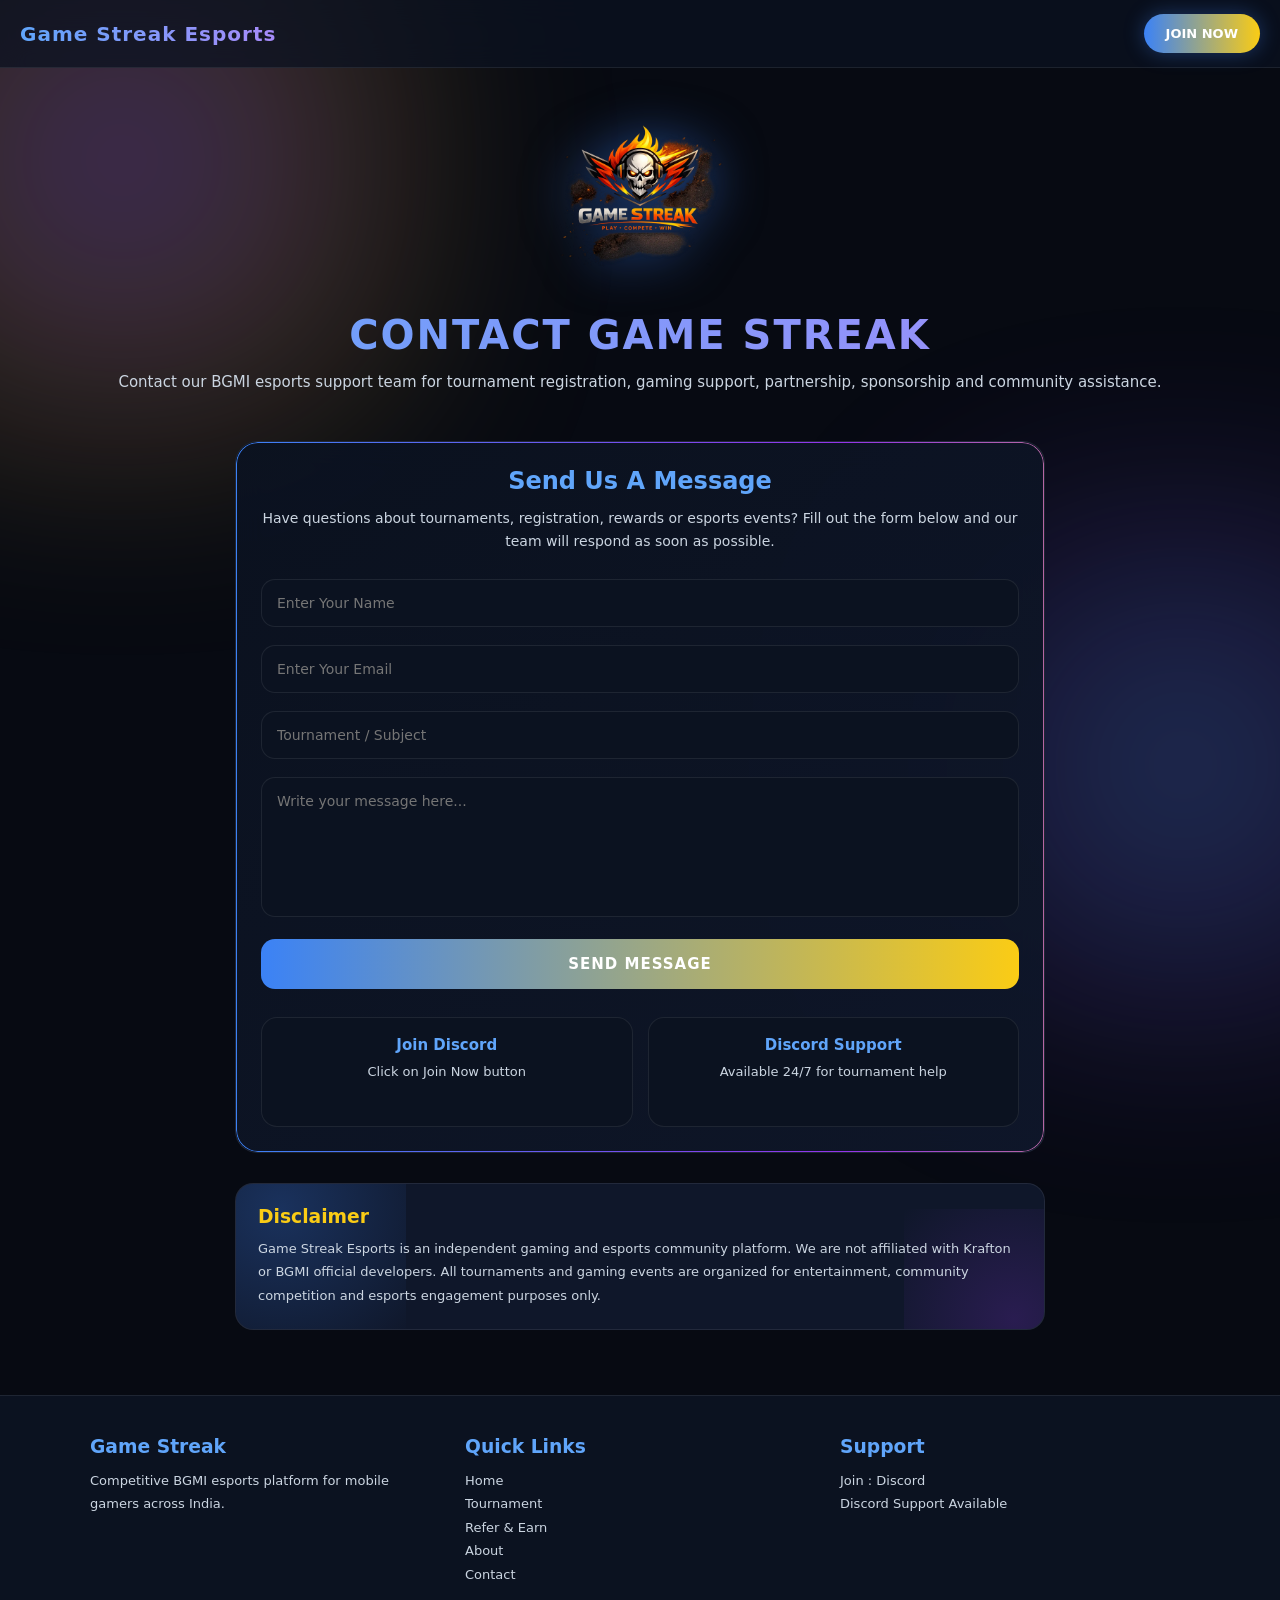
<file: contact.html>
<!DOCTYPE html>
<html lang="en">

<head>

<meta charset="UTF-8">
<meta name="viewport" content="width=device-width, initial-scale=1.0">

<title>Contact | Game Streak Esports</title>

<meta name="description" content="Contact Game Streak Esports for BGMI tournaments, support, registration help, partnership and gaming community assistance.">

<meta name="keywords" content="BGMI esports contact, Game Streak support, BGMI tournaments India, esports gaming support">

<link rel="preconnect" href="https://fonts.googleapis.com">

<style>

/* =========================
   GLOBAL
========================= */

*{
  margin:0;
  padding:0;
  box-sizing:border-box;
  font-family:system-ui;
}

html{
  scroll-behavior:smooth;
}

body{
  background:#070a12;
  color:white;
  overflow-x:hidden;
  position:relative;
}

/* =========================
   ANIMATED BACKGROUND
========================= */

body::before{
  content:"";
  position:fixed;
  width:500px;
  height:500px;
  background:radial-gradient(circle,#3b82f6,#9333ea,#facc15,transparent);
  filter:blur(120px);
  opacity:0.35;
  top:-10%;
  left:-10%;
  animation:floatOne 10s infinite alternate;
  z-index:-2;
}

body::after{
  content:"";
  position:fixed;
  width:450px;
  height:450px;
  background:radial-gradient(circle,#22c55e,#3b82f6,#9333ea,transparent);
  filter:blur(120px);
  opacity:0.30;
  bottom:-10%;
  right:-10%;
  animation:floatTwo 12s infinite alternate;
  z-index:-2;
}

@keyframes floatOne{
  0%{
    transform:translate(0,0);
  }
  100%{
    transform:translate(60px,-40px);
  }
}

@keyframes floatTwo{
  0%{
    transform:translate(0,0);
  }
  100%{
    transform:translate(-50px,40px);
  }
}

/* =========================
   HEADER
========================= */

.glow-header{
  position:sticky;
  top:0;
  width:100%;
  display:flex;
  align-items:center;
  justify-content:space-between;
  padding:14px 20px;
  background:rgba(11,18,32,0.75);
  backdrop-filter:blur(14px);
  border-bottom:1px solid rgba(255,255,255,0.08);
  z-index:999;
}

.logo{
  font-size:20px;
  font-weight:900;
  letter-spacing:1px;

  background:linear-gradient(
  90deg,
  #60a5fa,
  #a78bfa,
  #facc15,
  #60a5fa
  );

  background-size:300%;

  -webkit-background-clip:text;
  -webkit-text-fill-color:transparent;

  animation:logoFlow 5s linear infinite;
}

@keyframes logoFlow{
  0%{
    background-position:0%;
  }
  100%{
    background-position:300%;
  }
}

/* =========================
   JOIN BUTTON
========================= */

.join-btn{
  text-decoration:none;
  color:white;
  font-size:13px;
  font-weight:900;
  padding:12px 22px;
  border-radius:40px;

  background:linear-gradient(
  270deg,
  #3b82f6,
  #9333ea,
  #facc15,
  #3b82f6
  );

  background-size:300%;

  animation:btnMove 5s linear infinite;

  position:relative;
  overflow:hidden;

  box-shadow:
  0 0 20px rgba(59,130,246,0.35);

  transition:0.3s;
}

.join-btn::before{
  content:"";
  position:absolute;
  top:0;
  left:-60%;
  width:50%;
  height:100%;
  background:rgba(255,255,255,0.25);
  transform:skewX(-25deg);
  transition:0.5s;
}

.join-btn:hover::before{
  left:120%;
}

.join-btn:hover{
  transform:translateY(-2px) scale(1.03);
}

@keyframes btnMove{
  0%{
    background-position:0%;
  }
  100%{
    background-position:300%;
  }
}

/* =========================
   LOGO SECTION
========================= */

.logo-section{
  padding:35px 20px 15px;
  text-align:center;
}

.logo-section img{
  width:180px;
  max-width:75%;

  filter:drop-shadow(
  0 0 25px rgba(59,130,246,0.5)
  );

  animation:logoFloat 4s ease-in-out infinite;
}

@keyframes logoFloat{
  0%{
    transform:translateY(0px);
  }
  50%{
    transform:translateY(-10px);
  }
  100%{
    transform:translateY(0px);
  }
}

/* =========================
   PAGE TITLE
========================= */

.hero-title{
  text-align:center;
  padding:10px 20px 25px;
}

.hero-title h1{
  font-size:40px;
  font-weight:900;
  text-transform:uppercase;
  letter-spacing:2px;

  background:linear-gradient(
  90deg,
  #60a5fa,
  #a78bfa,
  #facc15,
  #60a5fa
  );

  background-size:300%;

  -webkit-background-clip:text;
  -webkit-text-fill-color:transparent;

  animation:titleMove 5s linear infinite;
}

.hero-title p{
  margin-top:12px;
  color:#cbd5e1;
  font-size:15px;
  line-height:1.7;
}

@keyframes titleMove{
  0%{
    background-position:0%;
  }
  100%{
    background-position:300%;
  }
}

/* =========================
   MAIN CONTAINER
========================= */

.container{
  width:100%;
  max-width:850px;
  margin:auto;
  padding:20px;
}

/* =========================
   CONTACT BOX
========================= */

.contact-box{
  position:relative;
  overflow:hidden;

  padding:25px;
  border-radius:22px;

  background:
  linear-gradient(
  145deg,
  rgba(11,18,32,0.95),
  rgba(15,23,42,0.95)
  );

  border:1px solid rgba(255,255,255,0.08);

  backdrop-filter:blur(14px);
}

.contact-box::before{
  content:"";
  position:absolute;
  inset:0;
  padding:1px;

  border-radius:22px;

  background:linear-gradient(
  90deg,
  #3b82f6,
  #9333ea,
  #facc15,
  #22c55e,
  #3b82f6
  );

  background-size:300%;

  animation:borderFlow 6s linear infinite;

  -webkit-mask:
  linear-gradient(#000 0 0) content-box,
  linear-gradient(#000 0 0);

  -webkit-mask-composite:xor;
  mask-composite:exclude;
}

@keyframes borderFlow{
  0%{
    background-position:0%;
  }
  100%{
    background-position:300%;
  }
}

.contact-box h2{
  text-align:center;
  font-size:24px;
  margin-bottom:12px;
  color:#60a5fa;
  position:relative;
  z-index:1;
}

.contact-box p{
  text-align:center;
  color:#cbd5e1;
  font-size:14px;
  line-height:1.7;
  margin-bottom:25px;
  position:relative;
  z-index:1;
}

/* =========================
   FORM
========================= */

form{
  position:relative;
  z-index:1;
}

.form-group{
  margin-bottom:18px;
}

.form-group input,
.form-group textarea{
  width:100%;
  border:none;
  outline:none;

  background:#0b1220;

  border:1px solid rgba(255,255,255,0.08);

  border-radius:14px;

  padding:15px;

  color:white;

  font-size:14px;

  transition:0.3s;
}

.form-group input:focus,
.form-group textarea:focus{
  border-color:#3b82f6;

  box-shadow:
  0 0 20px rgba(59,130,246,0.25);
}

.form-group textarea{
  min-height:140px;
  resize:none;
}

/* =========================
   SUBMIT BUTTON
========================= */

.submit-btn{
  width:100%;
  border:none;
  cursor:pointer;

  padding:16px;

  border-radius:14px;

  color:white;
  font-size:15px;
  font-weight:900;
  letter-spacing:1px;

  background:linear-gradient(
  270deg,
  #3b82f6,
  #9333ea,
  #facc15,
  #3b82f6
  );

  background-size:300%;

  animation:btnMove 5s linear infinite;

  transition:0.3s;
}

.submit-btn:hover{
  transform:translateY(-2px);

  box-shadow:
  0 10px 30px rgba(59,130,246,0.35);
}

/* =========================
   CONTACT INFO
========================= */

.contact-info{
  margin-top:28px;

  display:grid;
  grid-template-columns:repeat(2,1fr);

  gap:15px;
}

.info-card{
  background:#0b1220;
  border:1px solid rgba(255,255,255,0.08);

  border-radius:16px;

  padding:18px;

  text-align:center;

  transition:0.3s;
}

.info-card:hover{
  transform:translateY(-5px);

  border-color:#3b82f6;
}

.info-card h3{
  color:#60a5fa;
  margin-bottom:8px;
  font-size:15px;
}

.info-card p{
  color:#cbd5e1;
  font-size:13px;
  line-height:1.6;
}

/* =========================
   DISCLAIMER
========================= */

.disclaimer{
  margin-top:30px;

  position:relative;
  overflow:hidden;

  background:#0f172a;

  border-radius:18px;

  border:1px solid rgba(255,255,255,0.08);

  padding:22px;
}

.disclaimer::before{
  content:"";
  position:absolute;
  width:250px;
  height:250px;

  background:
  radial-gradient(circle,#3b82f6,transparent);

  top:-100px;
  left:-80px;

  opacity:0.25;

  animation:rotateGlow 8s linear infinite;
}

.disclaimer::after{
  content:"";
  position:absolute;
  width:220px;
  height:220px;

  background:
  radial-gradient(circle,#9333ea,transparent);

  bottom:-100px;
  right:-80px;

  opacity:0.20;

  animation:rotateGlowReverse 10s linear infinite;
}

@keyframes rotateGlow{
  0%{
    transform:rotate(0deg);
  }
  100%{
    transform:rotate(360deg);
  }
}

@keyframes rotateGlowReverse{
  0%{
    transform:rotate(360deg);
  }
  100%{
    transform:rotate(0deg);
  }
}

.disclaimer h3{
  position:relative;
  z-index:1;

  color:#facc15;

  margin-bottom:10px;
}

.disclaimer p{
  position:relative;
  z-index:1;

  color:#cbd5e1;

  font-size:13px;
  line-height:1.8;
}

/* =========================
   FOOTER
========================= */

.site-footer{
  margin-top:45px;

  background:#0b1220;

  border-top:1px solid rgba(255,255,255,0.08);

  padding:40px 20px;
}

.footer-wrapper{
  width:100%;
  max-width:1100px;
  margin:auto;

  display:grid;
  grid-template-columns:repeat(3,1fr);

  gap:25px;
}

.footer-box h3{
  color:#60a5fa;
  margin-bottom:12px;
}

.footer-box p,
.footer-box a{
  color:#cbd5e1;
  font-size:13px;
  line-height:1.8;
  text-decoration:none;
}

.footer-box a:hover{
  color:#60a5fa;
}

/* =========================
   RESPONSIVE
========================= */

@media(max-width:768px){

  .hero-title h1{
    font-size:28px;
  }

  .contact-info{
    grid-template-columns:1fr;
  }

  .footer-wrapper{
    grid-template-columns:1fr;
    text-align:center;
  }

  .join-btn{
    padding:10px 18px;
    font-size:12px;
  }

}

</style>

</head>

<body>

<!-- HEADER -->

<header class="glow-header">

  <div class="logo">
    Game Streak Esports
  </div>

  <a href="https://discord.gg/Da2RwjEtbj" class="join-btn">
    JOIN NOW
  </a>

</header>

<!-- LOGO -->

<section class="logo-section">

  <img src="2C.webp" alt="Game Streak Esports Logo">

</section>

<!-- TITLE -->

<section class="hero-title">

  <h1>Contact Game Streak</h1>

  <p>
    Contact our BGMI esports support team for tournament registration,
    gaming support, partnership, sponsorship and community assistance.
  </p>

</section>

<!-- MAIN -->

<div class="container">

  <div class="contact-box">

    <h2>Send Us A Message</h2>

    <p>
      Have questions about tournaments, registration, rewards or esports events?
      Fill out the form below and our team will respond as soon as possible.
    </p>

    <!-- FORM -->

    <form action="https://formsubmit.co/theshogenex@gmail.com" method="POST">

      <input type="hidden" name="_captcha" value="false">

      <input type="hidden" name="_subject" value="New Message From Game Streak Website">

      <!-- NAME -->

      <div class="form-group">

        <input
        type="text"
        name="name"
        placeholder="Enter Your Name"
        required>

      </div>

      <!-- EMAIL -->

      <div class="form-group">

        <input
        type="email"
        name="email"
        placeholder="Enter Your Email"
        required>

      </div>

      <!-- SUBJECT -->

      <div class="form-group">

        <input
        type="text"
        name="subject"
        placeholder="Tournament / Subject"
        required>

      </div>

      <!-- MESSAGE -->

      <div class="form-group">

        <textarea
        name="message"
        placeholder="Write your message here..."
        required></textarea>

      </div>

      <!-- BUTTON -->

      <button type="submit" class="submit-btn">
        SEND MESSAGE
      </button>

    </form>

    <!-- CONTACT INFO -->

    <div class="contact-info">

      <div class="info-card">

        <h3>Join Discord</h3>

        <p>
          Click on Join Now button
        </p>

      </div>

      <div class="info-card">

        <h3>Discord Support</h3>

        <p>
          Available 24/7 for tournament help
        </p>

      </div>

    </div>

  </div>

  <!-- DISCLAIMER -->

  <div class="disclaimer">

    <h3>Disclaimer</h3>

    <p>
      Game Streak Esports is an independent gaming and esports community platform.
      We are not affiliated with Krafton or BGMI official developers.
      All tournaments and gaming events are organized for entertainment,
      community competition and esports engagement purposes only.
    </p>

  </div>

</div>

<!-- FOOTER -->

<footer class="site-footer">

  <div class="footer-wrapper">

    <div class="footer-box">

      <h3>Game Streak</h3>

      <p>
        Competitive BGMI esports platform for mobile gamers across India.
      </p>

    </div>

    <div class="footer-box">

      <h3>Quick Links</h3>

      <a href="index.html">Home</a><br>
      <a href="tournament.html">Tournament</a><br>
      <a href="R&F.html">Refer & Earn</a><br>
      <a href="about.html">About</a><br>
      <a href="contact.html">Contact</a>

    </div>

    <div class="footer-box">

      <h3>Support</h3>

      <p>Join : Discord</p>

      <p>Discord Support Available</p>

    </div>

  </div>

</footer>

</body>
</html>
</file>
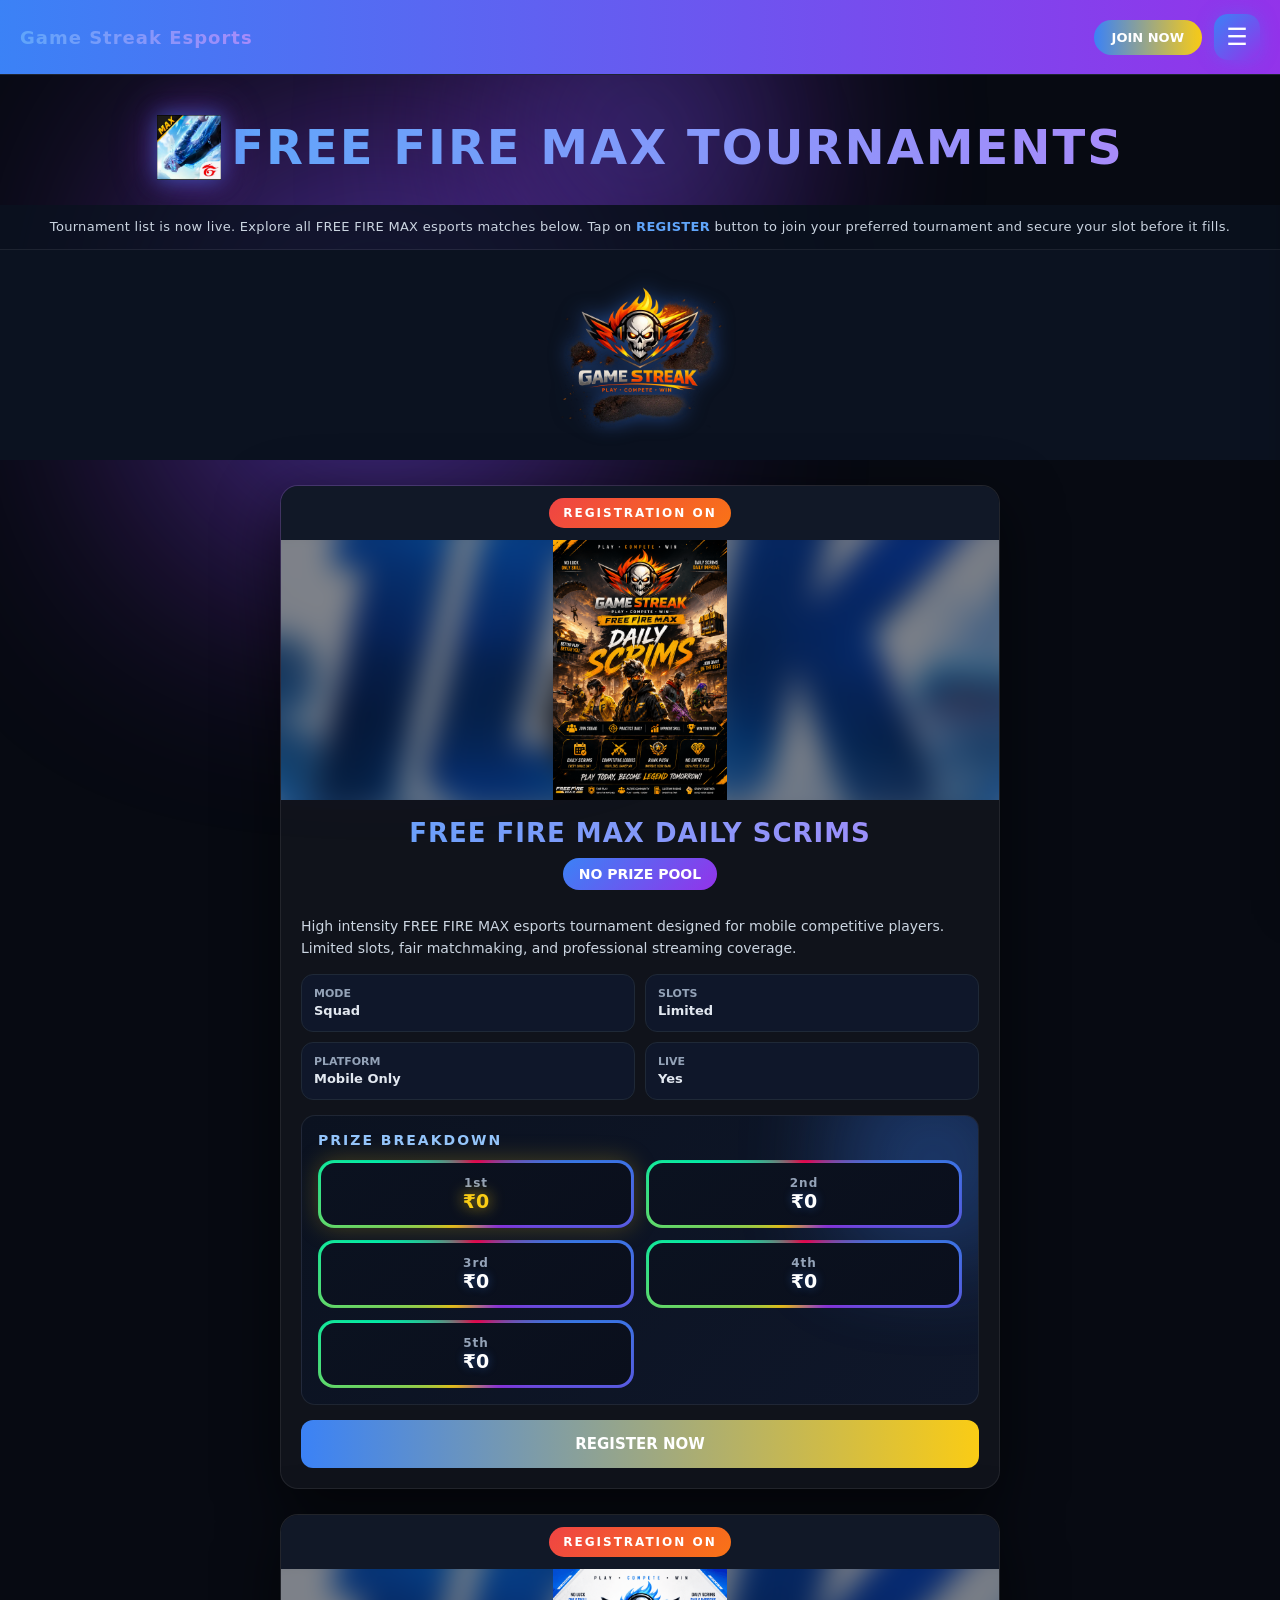
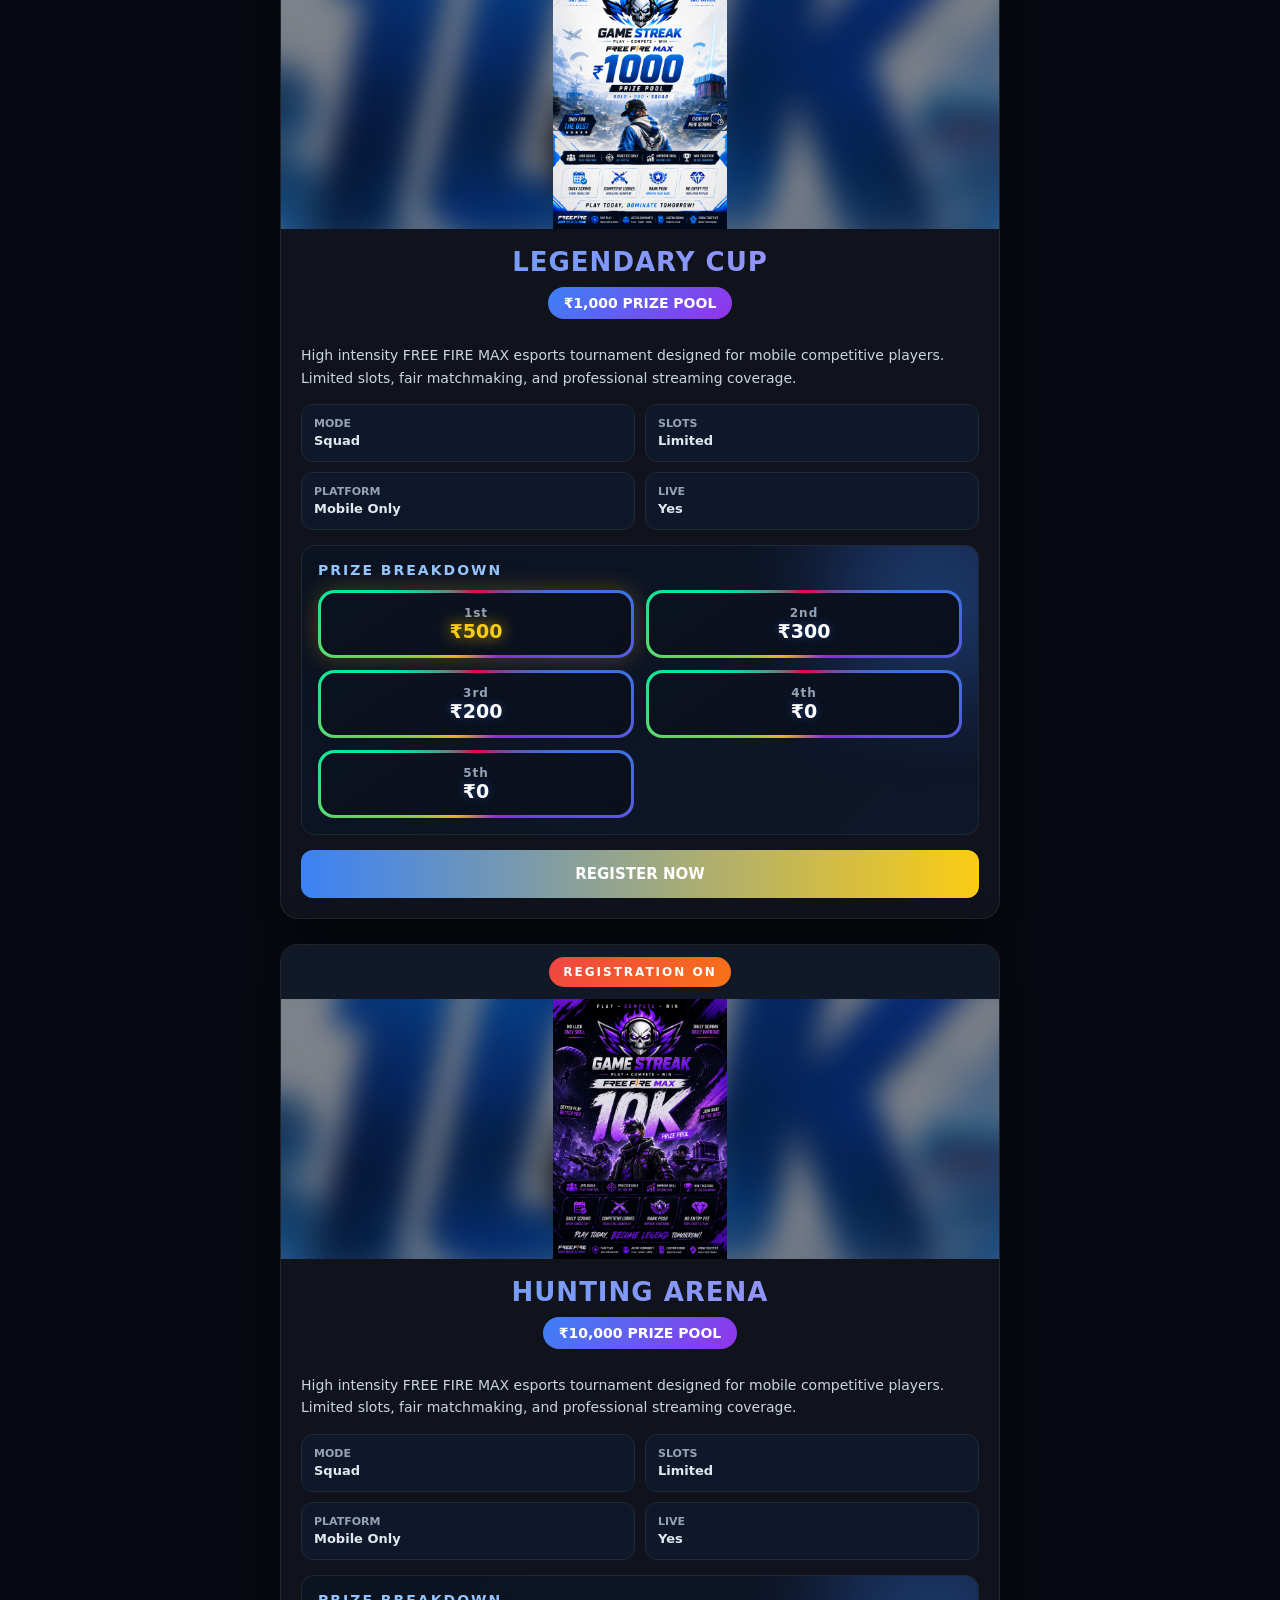
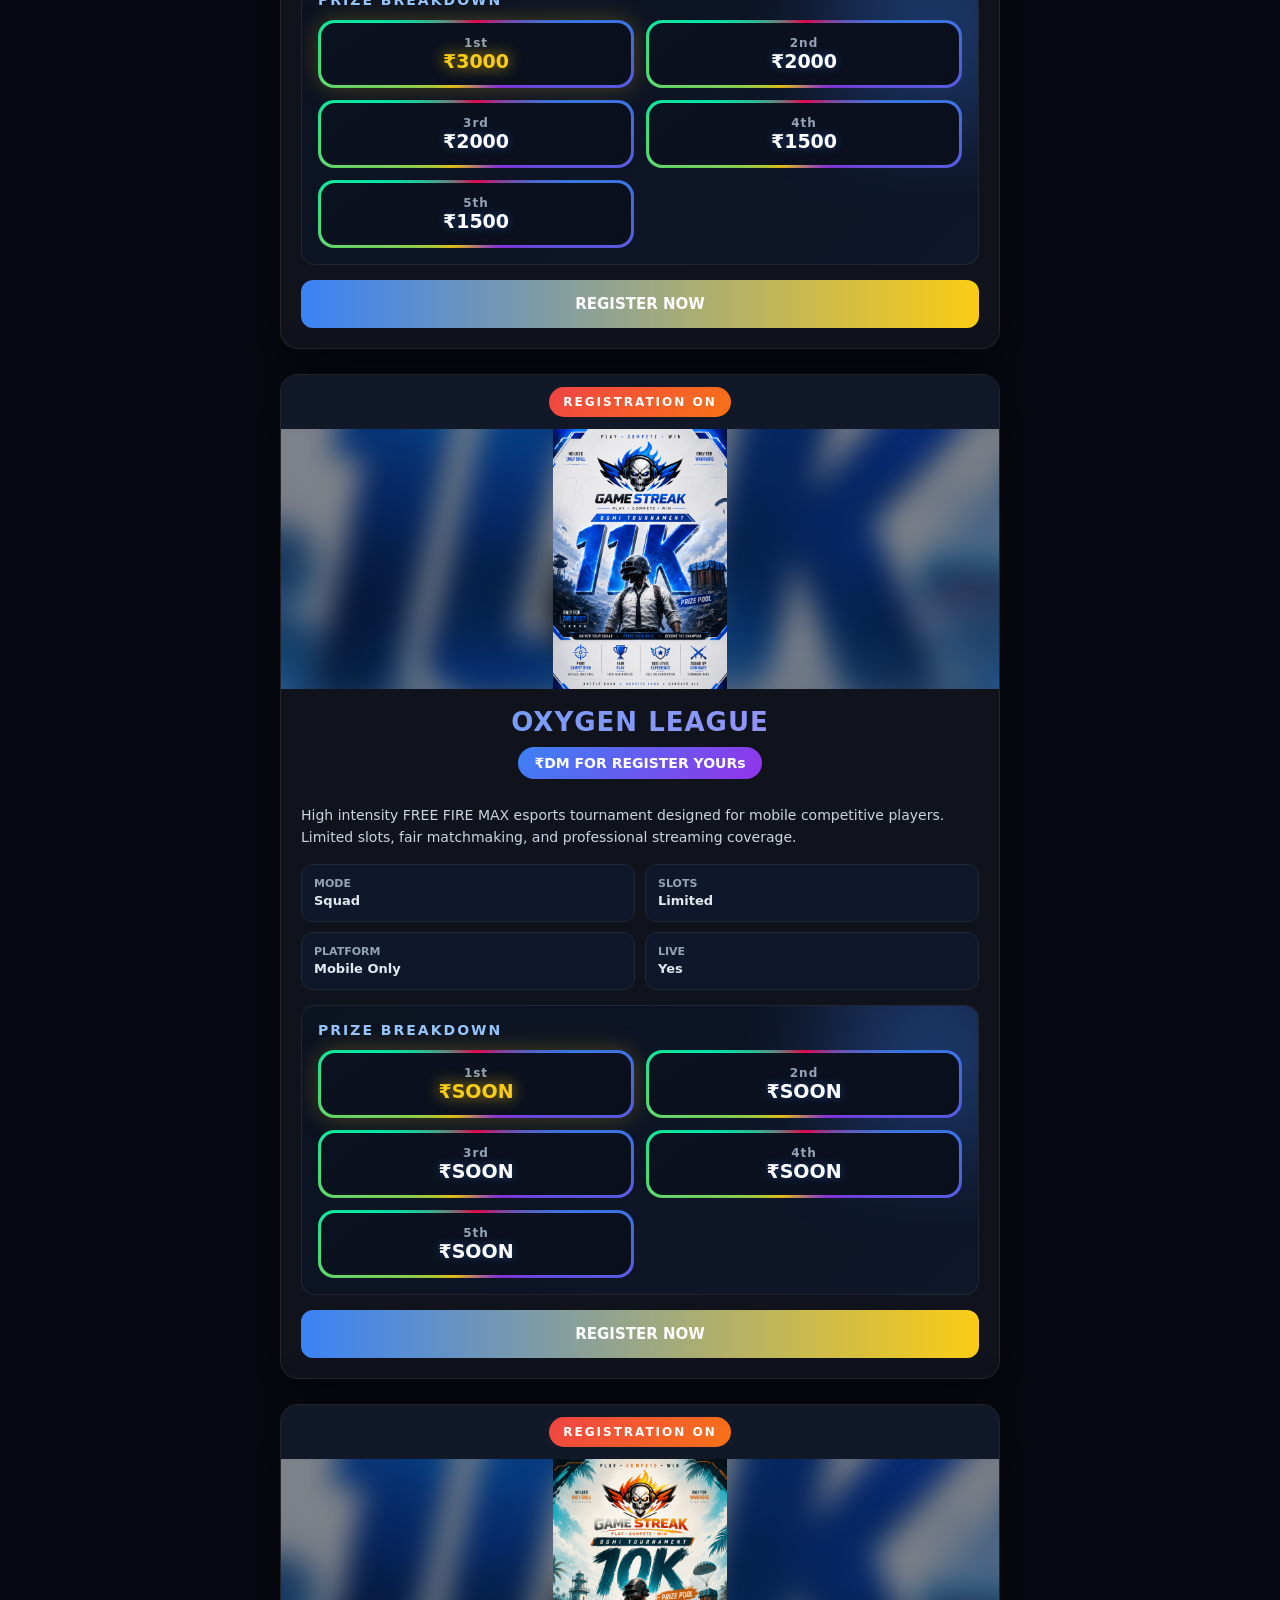
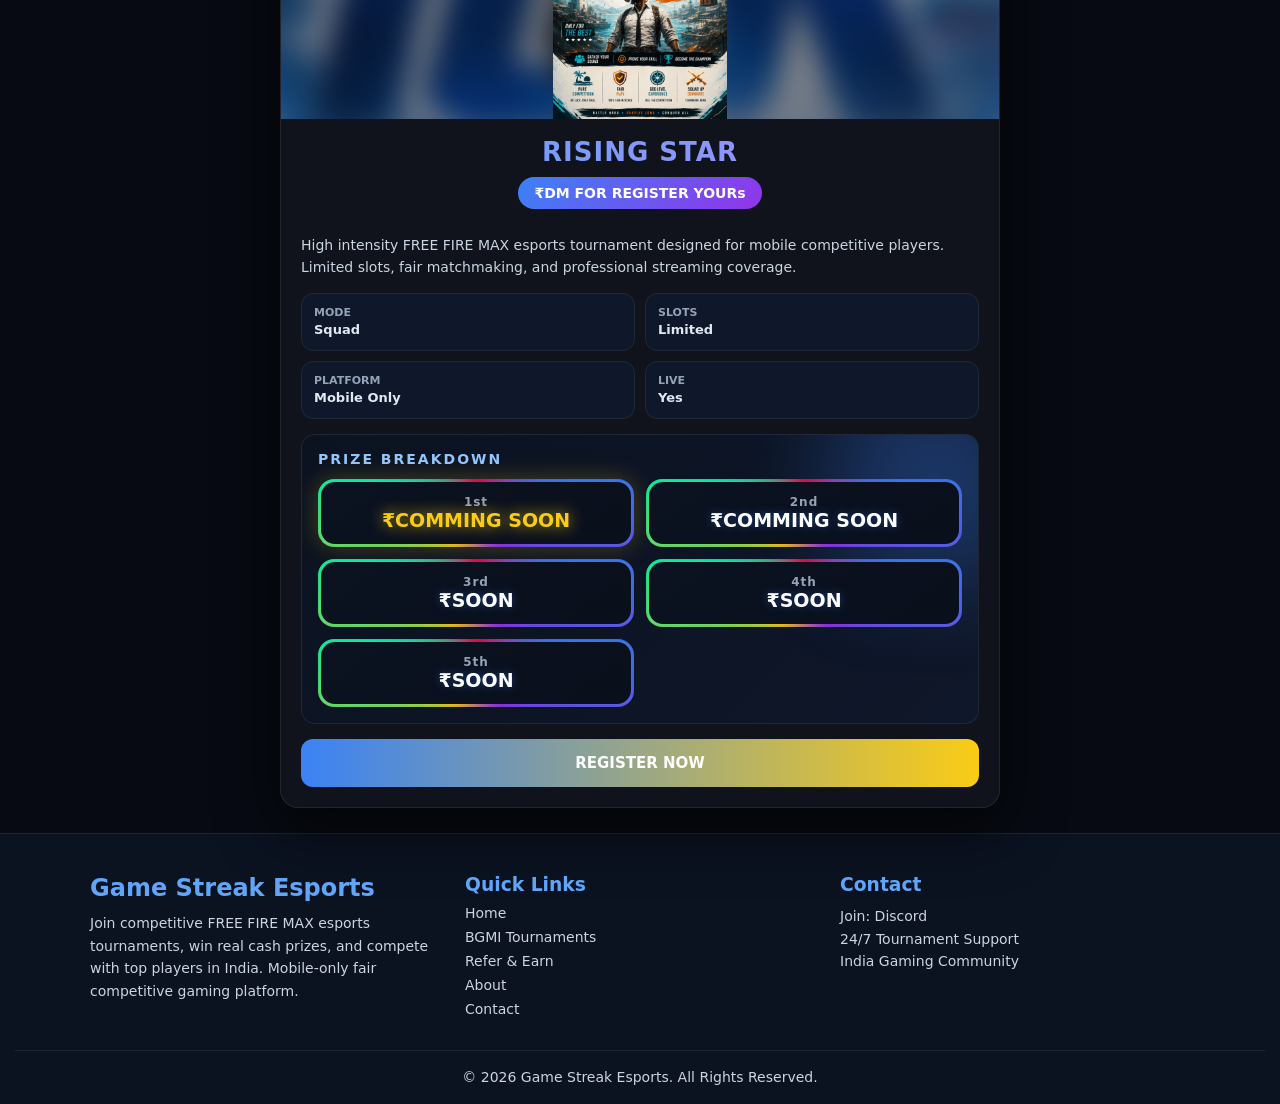
<file: ff.html>
<!DOCTYPE html>
<html lang="en">
<head>
<meta charset="UTF-8" />
<meta name="viewport" content="width=device-width, initial-scale=1.0" />
<title>Game Streak Esports</title>

<style>

/* =========================
   RESET
========================= */

*{
  margin:0;
  padding:0;
  box-sizing:border-box;
  font-family:system-ui;
}

html{
  scroll-behavior:smooth;
}

body{
  min-height:100vh;
  background:#070a12;
  color:#fff;
  padding:0;
  overflow-x:hidden;
}

/* =========================
   BACKGROUND GLOW
========================= */

body::before{
  content:"";
  position:fixed;
  width:500px;
  height:500px;
  background:radial-gradient(circle,#3b82f6,#9333ea,transparent);
  filter:blur(120px);
  opacity:0.5;
  z-index:-1;
  top:10%;
  left:10%;
}

/* =========================
   HEADER
========================= */

.site-header{
  width:100%;
  padding:14px 20px;
  background:#0b1220;
  display:flex;
  justify-content:space-between;
  align-items:center;
  border-bottom:1px solid rgba(255,255,255,0.08);
  position:sticky;
  top:0;
  z-index:999;
}

/* =========================
   HEADER GLOW
========================= */

.glow-header{
  position:sticky;
  top:0;
  z-index:999;
  overflow:hidden;
}

.glow-header::before{
  content:"";
  position:absolute;
  inset:0;

  background:
    radial-gradient(circle at 20% 20%, #3b82f6, transparent 40%),
    radial-gradient(circle at 80% 30%, #9333ea, transparent 40%),
    radial-gradient(circle at 50% 80%, #facc15, transparent 40%);

  opacity:0.25;
  animation:bgMove 6s ease-in-out infinite alternate;
  z-index:0;
}

@keyframes bgMove{
  0%{
    transform:translate(0,0) scale(1);
  }
  100%{
    transform:translate(-10px,10px) scale(1.1);
  }
}

.glow-header::after{
  content:"";
  position:absolute;
  inset:-2px;
  background:linear-gradient(90deg,#3b82f6,#9333ea,#facc15,#3b82f6);
  background-size:300%;
  animation:borderMove 4s linear infinite;
  z-index:1;
}

@keyframes borderMove{
  0%{
    background-position:0%;
  }
  100%{
    background-position:300%;
  }
}

.glow-header > *{
  position:relative;
  z-index:2;
}

/* =========================
   LOGO
========================= */

.logo{
  font-size:18px;
  font-weight:900;
  letter-spacing:1px;
  cursor:pointer;

  background:linear-gradient(90deg,#60a5fa,#a78bfa,#facc15,#60a5fa);
  background-size:300%;
  -webkit-background-clip:text;
  -webkit-text-fill-color:transparent;

  animation:logoGlow 4s linear infinite;
}

.logo span{
  color:#60a5fa;
}

@keyframes logoGlow{
  0%{
    background-position:0%;
  }
  100%{
    background-position:300%;
  }
}

/* =========================
   HEADER ACTIONS
========================= */

.header-actions{
  display:flex;
  align-items:center;
  gap:12px;
}

/* =========================
   JOIN BUTTON
========================= */

.join-btn{
  padding:10px 18px;
  border-radius:30px;
  font-size:13px;
  font-weight:900;
  text-decoration:none;
  color:white;

  background:linear-gradient(270deg,#3b82f6,#9333ea,#facc15,#3b82f6);
  background-size:300%;

  animation:btnFlow 4s linear infinite;

  position:relative;
  overflow:hidden;
  transition:0.3s;
}

.join-btn::before{
  content:"";
  position:absolute;
  top:0;
  left:-60%;
  width:50%;
  height:100%;
  background:rgba(255,255,255,0.25);
  transform:skewX(-25deg);
  transition:0.5s;
}

.join-btn:hover::before{
  left:120%;
}

.join-btn:hover{
  transform:scale(1.05);
  box-shadow:0 10px 25px rgba(59,130,246,0.4);
}

@keyframes btnFlow{
  0%{
    background-position:0%;
  }
  100%{
    background-position:300%;
  }
}

/* =========================
   MENU BUTTON
========================= */

.menu-btn{
  width:46px;
  height:46px;

  display:flex;
  align-items:center;
  justify-content:center;

  padding:0;
  margin:0;

  border:none;
  outline:none;

  border-radius:14px;

  cursor:pointer;

  font-size:24px;
  line-height:1;

  color:#fff;

  background:linear-gradient(
    135deg,
    #3b82f6,
    #9333ea,
    #facc15
  );

  background-size:300%;
  animation:menuGlow 4s linear infinite;

  box-shadow:0 0 18px rgba(59,130,246,0.35);

  transition:0.3s;

  position:relative;
  overflow:hidden;
}

.menu-btn::before{
  display:none;
}

.menu-btn:hover{
  transform:translateY(-2px) scale(1.05);

  box-shadow:0 0 30px rgba(147,51,234,0.45);
}

.menu-btn:active{
  transform:scale(0.95);
}

@keyframes menuGlow{
  0%{
    background-position:0%;
  }

  100%{
    background-position:300%;
  }
}

/* =========================
   MOBILE MENU
========================= */

/* =========================
   SIDE MENU PANEL
========================= */

.mobile-menu{
  position:fixed;
  top:0;
  right:-320px;

  width:290px;
  height:100vh;

  padding:90px 18px 25px;

  display:flex;
  flex-direction:column;
  gap:14px;

  overflow:hidden;

  background:#0b1220;

  border-left:1px solid rgba(255,255,255,0.08);


  z-index:998;

  transition:0.45s ease;

  box-shadow:
    -10px 0 40px rgba(0,0,0,0.5);
}

/* OPEN */
.mobile-menu.active{
  right:0;
}

/* =========================
   ANIMATED BACKGROUND
========================= */

.mobile-menu::before{
  content:"";
  position:absolute;
  inset:0;

  background:
    radial-gradient(circle at 20% 20%, #3b82f6, transparent 35%),
    radial-gradient(circle at 80% 30%, #9333ea, transparent 35%),
    radial-gradient(circle at 50% 80%, #facc15, transparent 35%);

  opacity:0.22;

  animation:menuBgMove 6s ease-in-out infinite alternate;

  z-index:0;
}

/* animated glow line */
.mobile-menu::after{
  content:"";
  position:absolute;

  top:-50%;
  left:-50%;

  width:200%;
  height:200%;

  background:
    linear-gradient(
      120deg,
      transparent,
      rgba(255,255,255,0.04),
      transparent
    );

  transform:rotate(25deg);

  animation:shineMove 6s linear infinite;

  z-index:0;
}

/* BG ANIMATION */
@keyframes menuBgMove{

  0%{
    transform:translate(0,0) scale(1);
  }

  100%{
    transform:translate(-15px,10px) scale(1.1);
  }

}

/* SHINE */
@keyframes shineMove{

  0%{
    transform:
      translateX(-30%)
      rotate(25deg);
  }

  100%{
    transform:
      translateX(30%)
      rotate(25deg);
  }

}

/* =========================
   MENU LINKS
========================= */

.mobile-menu a{
  position:relative;

  z-index:1;

  width:100%;

  padding:16px 18px;

  border-radius:16px;

  text-decoration:none;

  color:#e2e8f0;

  font-size:14px;
  font-weight:800;
  letter-spacing:0.5px;

  background:rgba(255,255,255,0.05);

  border:
    1px solid rgba(255,255,255,0.08);

  overflow:hidden;

  transition:0.35s;

  display:flex;
  align-items:center;
}

/* moving glow */
.mobile-menu a::before{
  content:"";

  position:absolute;

  top:0;
  left:-120%;

  width:100%;
  height:100%;

  background:
    linear-gradient(
      90deg,
      transparent,
      rgba(59,130,246,0.25),
      transparent
    );

  transition:0.5s;
}

.mobile-menu a:hover::before{
  left:120%;
}

.mobile-menu a:hover{

  transform:
    translateX(8px)
    scale(1.02);

  color:#60a5fa;

  border-color:#3b82f6;

  background:
    linear-gradient(
      135deg,
      rgba(59,130,246,0.12),
      rgba(147,51,234,0.12)
    );

  box-shadow:
    0 0 20px rgba(59,130,246,0.18);
}

/* =========================
   OVERLAY
========================= */

.menu-overlay{
  position:fixed;
  inset:0;

  background:rgba(0,0,0,0.55);

  opacity:0;
  visibility:hidden;

  transition:0.3s ease;

  z-index:997;
}

.menu-overlay.active{
  opacity:1;
  visibility:visible;
}

/* =========================
   PAGE TITLE
========================= */

.page-title{
  width:100%;
  text-align:center;
  padding:40px 15px 25px;
  position:relative;
  overflow:hidden;
}

.page-title::before{
  content:"";
  position:absolute;
  width:350px;
  height:350px;
  background:radial-gradient(circle,#3b82f6,#9333ea,transparent);
  top:-120px;
  left:50%;
  transform:translateX(-50%);
  filter:blur(90px);
  opacity:0.35;
  z-index:-1;
}

/* =========================
   TITLE WRAP
========================= */

.title-wrap{
  display:flex;
  align-items:center;
  justify-content:center;
  gap:10px;
  flex-wrap:nowrap;
  width:100%;
}

.title-wrap img{
  width:65px;
  height:65px;

  object-fit:contain;
  flex-shrink:0;

  filter:
    drop-shadow(0 0 10px rgba(59,130,246,0.5))
    drop-shadow(0 0 20px rgba(147,51,234,0.4));

  animation:iconFloat 3s ease-in-out infinite;
}

.title-wrap h1{
  margin:0;

  font-size:48px;
  font-weight:900;

  line-height:1.1;
  letter-spacing:2px;

  text-transform:uppercase;

  background:linear-gradient(
    90deg,
    #60a5fa,
    #a78bfa,
    #facc15,
    #60a5fa
  );

  background-size:300%;

  -webkit-background-clip:text;
  -webkit-text-fill-color:transparent;

  animation:titleFlow 5s linear infinite;
}

.page-title p{
  margin-top:14px;
  font-size:15px;
  color:#cbd5e1;
  max-width:700px;
  margin-left:auto;
  margin-right:auto;
  line-height:1.7;
}

@keyframes titleFlow{
  0%{
    background-position:0%;
  }
  100%{
    background-position:300%;
  }
}

@keyframes iconFloat{
  0%{
    transform:translateY(0);
  }
  50%{
    transform:translateY(-6px);
  }
  100%{
    transform:translateY(0);
  }
}

/* =========================
   INFO BANNER
========================= */

.info-banner{
  width:100%;
  padding:12px 15px;
  background:rgba(11,18,32,0.8);
  border-bottom:1px solid rgba(255,255,255,0.08);
  text-align:center;
  overflow:hidden;
  position:relative;
}

.info-banner::before{
  content:"";
  position:absolute;
  top:0;
  left:-50%;
  width:50%;
  height:100%;
  background:linear-gradient(90deg,transparent,#3b82f6,transparent);
  animation:slideGlow 3s linear infinite;
}

.info-banner p{
  font-size:13px;
  color:#cbd5e1;
  line-height:1.5;
  letter-spacing:0.3px;
  position:relative;
  z-index:1;
}

.info-banner b{
  color:#60a5fa;
  font-weight:900;
}

@keyframes slideGlow{
  0%{
    left:-50%;
  }
  100%{
    left:120%;
  }
}

/* =========================
   LOGO SECTION
========================= */

.logo-section{
  width:100%;
  display:flex;
  justify-content:center;
  align-items:center;
  padding:15px 10px;
  background:#0b1220;
}

.logo-section img{
  width:180px;
  height:auto;
  max-width:60%;
  object-fit:contain;

  filter:drop-shadow(0 0 10px rgba(59,130,246,0.5));

  animation:logoFloat 3s ease-in-out infinite;
}

@keyframes logoFloat{
  0%{
    transform:translateY(0);
  }
  50%{
    transform:translateY(-5px);
  }
  100%{
    transform:translateY(0);
  }
}

/* =========================
   CONTAINER
========================= */

.container{
  width:100%;
  max-width:750px;
  margin:25px auto;
  display:flex;
  flex-direction:column;
  gap:22px;
  padding:0 15px;
}

/* =========================
   CARD
========================= */

.card{
  width:100%;
  background:rgba(255,255,255,0.04);
  border:1px solid rgba(255,255,255,0.08);
  border-radius:18px;
  overflow:hidden;
  box-shadow:0 20px 60px rgba(0,0,0,0.6);
}

/* =========================
   TOP BAR
========================= */

.top-bar{
  padding:12px;
  background:#111827;
  text-align:center;
}

.live-badge{
  background:linear-gradient(135deg,#ef4444,#f97316);
  color:white;
  padding:8px 14px;
  font-size:12px;
  font-weight:900;
  border-radius:30px;
  letter-spacing:2px;
  animation:pulseLive 1.5s infinite;
  display:inline-block;
}

@keyframes pulseLive{
  0%{
    transform:scale(1);
  }
  50%{
    transform:scale(1.1);
  }
  100%{
    transform:scale(1);
  }
}

/* =========================
   HERO
========================= */

.hero{
  position:relative;
  width:100%;
  background:#0b1220;
  overflow:hidden;
}

.hero::before{
  content:"";
  position:absolute;
  inset:0;
  background:url("T1.webp") center/cover no-repeat;
  filter:blur(12px);
  transform:scale(1.2);
  opacity:0.5;
}

.hero img{
  position:relative;
  width:100%;
  max-height:260px;
  object-fit:contain;
  display:block;
  z-index:1;
}

/* =========================
   HERO TEXT
========================= */

.hero-text{
  text-align:center;
  padding:18px 15px 5px;
}

.hero-text h1{
  font-size:26px;
  font-weight:900;
  letter-spacing:1px;

  background:linear-gradient(90deg,#60a5fa,#a78bfa,#facc15,#60a5fa);
  background-size:300%;
  -webkit-background-clip:text;
  -webkit-text-fill-color:transparent;

  animation:moveTitle 4s linear infinite;
}

@keyframes moveTitle{
  0%{
    background-position:0%;
  }
  100%{
    background-position:300%;
  }
}

.hero-text p{
  display:inline-block;
  margin-top:10px;
  padding:8px 16px;
  border-radius:25px;
  font-size:14px;
  font-weight:900;
  background:linear-gradient(135deg,#3b82f6,#9333ea);
  animation:pulse 2s infinite;
}

@keyframes pulse{
  0%{
    transform:scale(1);
  }
  50%{
    transform:scale(1.08);
  }
  100%{
    transform:scale(1);
  }
}

/* =========================
   CONTENT
========================= */

.content{
  padding:20px;
}

.desc{
  font-size:14px;
  color:#cbd5e1;
  line-height:1.6;
  margin-bottom:15px;
}

/* =========================
   INFO BOX
========================= */

.info-box{
  display:grid;
  grid-template-columns:repeat(2,1fr);
  gap:10px;
  margin:15px 0;
}

.info-box div{
  background:#0f172a;
  border:1px solid #1f2937;
  padding:12px;
  border-radius:12px;
  transition:0.3s;
}

.info-box div:hover{
  transform:translateY(-3px);
  border-color:#3b82f6;
}

.info-box b{
  display:block;
  font-size:11px;
  color:#94a3b8;
}

.info-box span{
  font-size:13px;
  font-weight:700;
  color:#e2e8f0;
}

/* =========================
   PRIZE BOX
========================= */

.prize-box{
  background:linear-gradient(135deg,#0b1220,#0f172a);
  border:1px solid rgba(255,255,255,0.08);
  padding:16px;
  border-radius:14px;
  margin-top:10px;
  position:relative;
  overflow:hidden;
}

.prize-box::before{
  content:"";
  position:absolute;
  width:250px;
  height:250px;
  background:radial-gradient(circle,#3b82f6,transparent);
  top:-80px;
  right:-80px;
  filter:blur(40px);
  opacity:0.4;
}

.prize-box h2{
  font-size:14px;
  margin-bottom:12px;
  color:#93c5fd;
  letter-spacing:2px;
  text-transform:uppercase;
  position:relative;
  z-index:1;
}

.prize-grid{
  display:grid;
  grid-template-columns:repeat(2,1fr);
  gap:12px;
  position:relative;
  z-index:1;
}

.rank{
  position:relative;
  padding:16px;
  border-radius:16px;
  background:#0b1220;
  text-align:center;
  overflow:hidden;
  z-index:1;
  transition:0.3s;
}

.rank::before{
  content:"";
  position:absolute;
  inset:-4px;
  border-radius:18px;

  background:conic-gradient(
    from 0deg,
    #ff004c,
    #3b82f6,
    #9333ea,
    #facc15,
    #00ffb3,
    #ff004c
  );

  animation:
    godSpin 2s linear infinite,
    pulseGlow 3s ease-in-out infinite;

  z-index:-1;
  filter:blur(3px);
  opacity:0.95;
}

.rank::after{
  content:"";
  position:absolute;
  inset:3px;
  background:linear-gradient(145deg,#0b1220,#0a0f1c);
  border-radius:14px;
  z-index:-1;
}

@keyframes godSpin{
  0%{
    transform:rotate(0deg);
  }
  100%{
    transform:rotate(360deg);
  }
}

@keyframes pulseGlow{
  0%{
    opacity:0.7;
    filter:blur(3px);
  }
  50%{
    opacity:1;
    filter:blur(5px);
  }
  100%{
    opacity:0.7;
    filter:blur(3px);
  }
}

.rank b{
  display:block;
  font-size:12px;
  color:#94a3b8;
  letter-spacing:1px;
}

.rank span{
  font-size:19px;
  font-weight:900;
  color:#ffffff;
  text-shadow:0 0 10px rgba(59,130,246,0.4);
}

.rank:nth-child(1){
  box-shadow:0 0 25px rgba(250,204,21,0.25);
}

.rank:nth-child(1) span{
  color:#facc15;
  text-shadow:0 0 15px rgba(250,204,21,0.8);
}

.rank:hover{
  transform:translateY(-6px) scale(1.04);

  box-shadow:
    0 0 25px rgba(59,130,246,0.3),
    0 0 60px rgba(147,51,234,0.15);
}

/* =========================
   REGISTER BUTTON
========================= */

.register-btn{
  width:100%;
  display:block;
  margin-top:15px;
  padding:15px;
  border-radius:12px;

  text-align:center;
  font-weight:900;
  font-size:15px;
  text-decoration:none;
  color:white;

  background:linear-gradient(270deg,#3b82f6,#9333ea,#facc15,#3b82f6);
  background-size:300%;
  animation:btnFlow 4s linear infinite;

  position:relative;
  overflow:hidden;
  transition:0.3s;
}

.register-btn::before{
  content:"";
  position:absolute;
  top:0;
  left:-60%;
  width:50%;
  height:100%;
  background:rgba(255,255,255,0.25);
  transform:skewX(-25deg);
  transition:0.5s;
}

.register-btn:hover::before{
  left:120%;
}

.register-btn:hover{
  transform:translateY(-3px) scale(1.05);
  box-shadow:0 15px 40px rgba(59,130,246,0.4);
}

.register-btn:active{
  transform:scale(0.98);
}

/* =========================
   FOOTER
========================= */

.site-footer{
  background:#0b1220;
  color:#e2e8f0;
  padding:40px 15px 15px;
  border-top:1px solid rgba(255,255,255,0.08);
}

.footer-wrapper{
  max-width:1100px;
  margin:auto;
  display:grid;
  grid-template-columns:repeat(3,1fr);
  gap:25px;
}

.site-footer h2,
.site-footer h3{
  color:#60a5fa;
  margin-bottom:10px;
}

.site-footer p{
  font-size:14px;
  color:#cbd5e1;
  line-height:1.6;
}

.site-footer a{
  display:block;
  color:#cbd5e1;
  text-decoration:none;
  margin-bottom:8px;
  font-size:14px;
  transition:0.3s;
}

.site-footer a:hover{
  color:#60a5fa;
  transform:translateX(5px);
}

.footer-bottom{
  text-align:center;
  margin-top:25px;
  padding-top:15px;
  border-top:1px solid rgba(255,255,255,0.08);
  font-size:12px;
  color:#94a3b8;
}

/* =========================
   RESPONSIVE
========================= */

@media(max-width:768px){

  .footer-wrapper{
    grid-template-columns:1fr;
    text-align:center;
  }

  .site-footer a{
    display:inline-block;
    margin:5px 10px;
  }

  .info-box{
    grid-template-columns:1fr;
  }

  .hero-text h1{
    font-size:22px;
  }

  .page-title{
    padding:30px 12px 20px;
  }

  .title-wrap img{
    width:55px;
    height:55px;
  }

  .title-wrap h1{
    font-size:32px;
  }

  .page-title p{
    font-size:13px;
  }

}

@media(max-width:600px){

  .site-header{
    padding:12px 15px;
  }

  .logo{
    font-size:16px;
  }

  .join-btn{
    padding:8px 14px;
    font-size:12px;
  }

  .header-actions{
    gap:8px;
  }

  .menu-btn{
    width:40px;
    height:40px;
    font-size:20px;
    border-radius:12px;
  }

  .info-banner p{
    font-size:12px;
  }

  .hero img{
    max-height:200px;
  }

  .logo-section img{
    width:90px;
  }

}

@media(max-width:480px){

  .title-wrap{
    gap:8px;
  }

  .title-wrap img{
    width:36px;
    height:36px;
  }

  .title-wrap h1{
    font-size:20px;
    letter-spacing:1px;
  }

  .hero-text h1{
    font-size:18px;
  }

  .register-btn{
    font-size:14px;
    padding:13px;
  }

  .prize-grid{
    grid-template-columns:1fr;
  }

/* FIX CLICK ISSUE */

.glow-header::before,
.glow-header::after{
  pointer-events:none;
}

/* ENSURE BUTTON CLICKABLE */

.menu-btn,
.join-btn{
  position:relative;
  z-index:1001;
}
/* =========================
   FIX MENU LINK CLICK ISSUE
========================= */

/* background layers click block nahi karenge */
.mobile-menu::before,
.mobile-menu::after{
  pointer-events:none;
}

/* links always clickable */
.mobile-menu a{
  position:relative;
  z-index:5;
  pointer-events:auto;
}

/* menu container */
.mobile-menu{
  pointer-events:auto;
  z-index:9999;
}

/* overlay niche rahe */
.menu-overlay{
  z-index:9998;
}

}

</style>
</head>

<body>

<header class="site-header glow-header">

  <!-- LOGO -->
  <div class="logo">
    Game Streak <span>Esports</span>
  </div>

  <!-- RIGHT SIDE -->
  <div class="header-actions">

    <!-- JOIN BUTTON -->
    <a href="https://discord.gg/Da2RwjEtbj" class="join-btn" target="_blank">
      JOIN NOW
    </a>

    <!-- MENU BUTTON -->
    <button class="menu-btn" onclick="toggleMenu()">
      ☰
    </button>

  </div>

</header>

<!-- MENU OVERLAY -->
<div class="menu-overlay" id="menuOverlay" onclick="toggleMenu()"></div>

<!-- MOBILE MENU -->
<div class="mobile-menu" id="mobileMenu">


  <a href="index.html">Home</a>
  <a href="tournament.html">BGMI Tournaments</a>
  <a href="R&E.html">Refer & Earn</a>
  <a href="about.html">About</a>
  <a href="contact.html">Contact</a>

</div>

<!-- HERO TITLE SECTION -->
<section class="page-title">

  <div class="title-wrap">

    <img src="F1.webp" alt="Free Fire Icon">

    <h1>FREE FIRE MAX TOURNAMENTS</h1>

  </div>

</section>

<section class="info-banner">

  <p>
    Tournament list is now live. Explore all FREE FIRE MAX esports matches below.
    Tap on <b>REGISTER</b> button to join your preferred tournament and secure your slot before it fills.
  </p>

</section>

<section class="logo-section">

  <img src="2C.webp" alt="Game Streak Logo">

</section>

<!-- =========================
     TOURNAMENTS
========================= -->

<!-- T1 -->

<div class="container">

  <div class="card">

    <div class="top-bar">
      <span class="live-badge">REGISTRATION ON</span>
    </div>

    <div class="hero">
      <img src="dsff.png" alt="Tournament 1">
    </div>

    <div class="hero-text">
      <h1>FREE FIRE MAX DAILY SCRIMS</h1>
      <p>NO PRIZE POOL</p>
    </div>

    <div class="content">

      <div class="desc">
        High intensity FREE FIRE MAX esports tournament designed for mobile competitive players.
        Limited slots, fair matchmaking, and professional streaming coverage.
      </div>

      <div class="info-box">
        <div><b>MODE</b><span>Squad</span></div>
        <div><b>SLOTS</b><span>Limited</span></div>
        <div><b>PLATFORM</b><span>Mobile Only</span></div>
        <div><b>LIVE</b><span>Yes</span></div>
      </div>

      <div class="prize-box">

        <h2>PRIZE BREAKDOWN</h2>

        <div class="prize-grid">
          <div class="rank gold"><b>1st</b><span>₹0</span></div>
          <div class="rank silver"><b>2nd</b><span>₹0</span></div>
          <div class="rank bronze"><b>3rd</b><span>₹0</span></div>
          <div class="rank"><b>4th</b><span>₹0</span></div>
          <div class="rank"><b>5th</b><span>₹0</span></div>
        </div>

      </div>

      <a href="https://discord.gg/6TPdjhQEmt" class="register-btn" target="_blank">
        REGISTER NOW
      </a>

    </div>

  </div>

</div>

<!-- T2 -->

<div class="container">

  <div class="card">

    <div class="top-bar">
      <span class="live-badge">REGISTRATION ON</span>
    </div>

    <div class="hero">
      <img src="1kff.png" alt="Tournament 2">
    </div>

    <div class="hero-text">
      <h1>LEGENDARY CUP</h1>
      <p>₹1,000 PRIZE POOL</p>
    </div>

    <div class="content">

      <div class="desc">
        High intensity FREE FIRE MAX esports tournament designed for mobile competitive players.
        Limited slots, fair matchmaking, and professional streaming coverage.
      </div>

      <div class="info-box">
        <div><b>MODE</b><span>Squad</span></div>
        <div><b>SLOTS</b><span>Limited</span></div>
        <div><b>PLATFORM</b><span>Mobile Only</span></div>
        <div><b>LIVE</b><span>Yes</span></div>
      </div>

      <div class="prize-box">

        <h2>PRIZE BREAKDOWN</h2>

        <div class="prize-grid">
          <div class="rank gold"><b>1st</b><span>₹500</span></div>
          <div class="rank silver"><b>2nd</b><span>₹300</span></div>
          <div class="rank bronze"><b>3rd</b><span>₹200</span></div>
          <div class="rank"><b>4th</b><span>₹0</span></div>
          <div class="rank"><b>5th</b><span>₹0</span></div>
        </div>

      </div>

      <a href="https://discord.gg/8Tw8gwmjGk" class="register-btn" target="_blank">
        REGISTER NOW
      </a>

    </div>

  </div>

</div>

<!-- T3 -->

<div class="container">

  <div class="card">

    <div class="top-bar">
      <span class="live-badge">REGISTRATION ON</span>
    </div>

    <div class="hero">
      <img src="10kff.png" alt="Tournament 3">
    </div>

    <div class="hero-text">
      <h1>HUNTING ARENA</h1>
      <p>₹10,000 PRIZE POOL</p>
    </div>

    <div class="content">

      <div class="desc">
        High intensity FREE FIRE MAX esports tournament designed for mobile competitive players.
        Limited slots, fair matchmaking, and professional streaming coverage.
      </div>

      <div class="info-box">
        <div><b>MODE</b><span>Squad</span></div>
        <div><b>SLOTS</b><span>Limited</span></div>
        <div><b>PLATFORM</b><span>Mobile Only</span></div>
        <div><b>LIVE</b><span>Yes</span></div>
      </div>

      <div class="prize-box">

        <h2>PRIZE BREAKDOWN</h2>

        <div class="prize-grid">
          <div class="rank gold"><b>1st</b><span>₹3000</span></div>
          <div class="rank silver"><b>2nd</b><span>₹2000</span></div>
          <div class="rank bronze"><b>3rd</b><span>₹2000</span></div>
          <div class="rank"><b>4th</b><span>₹1500</span></div>
          <div class="rank"><b>5th</b><span>₹1500</span></div>
        </div>

      </div>

      <a href="https://discord.gg/F2B5uRkXEv" class="register-btn" target="_blank">
        REGISTER NOW
      </a>

    </div>

  </div>

</div>

<!-- T4 -->

<div class="container">

  <div class="card">

    <div class="top-bar">
      <span class="live-badge">REGISTRATION ON</span>
    </div>

    <div class="hero">
      <img src="T4.jpeg" alt="Tournament 4">
    </div>

    <div class="hero-text">
      <h1>OXYGEN LEAGUE</h1>
      <p>₹DM FOR REGISTER YOURs </p>
    </div>

    <div class="content">

      <div class="desc">
        High intensity FREE FIRE MAX esports tournament designed for mobile competitive players.
        Limited slots, fair matchmaking, and professional streaming coverage.
      </div>

      <div class="info-box">
        <div><b>MODE</b><span>Squad</span></div>
        <div><b>SLOTS</b><span>Limited</span></div>
        <div><b>PLATFORM</b><span>Mobile Only</span></div>
        <div><b>LIVE</b><span>Yes</span></div>
      </div>

      <div class="prize-box">

        <h2>PRIZE BREAKDOWN</h2>

        <div class="prize-grid">
          <div class="rank gold"><b>1st</b><span>₹SOON</span></div>
          <div class="rank silver"><b>2nd</b><span>₹SOON</span></div>
          <div class="rank bronze"><b>3rd</b><span>₹SOON</span></div>
          <div class="rank"><b>4th</b><span>₹SOON</span></div>
          <div class="rank"><b>5th</b><span>₹SOON</span></div>
        </div>

      </div>

      <a href="https://discord.gg/Da2RwjEtbj" class="register-btn" target="_blank">
        REGISTER NOW
      </a>

    </div>

  </div>

</div>

<!-- T5 -->

<div class="container">

  <div class="card">

    <div class="top-bar">
      <span class="live-badge">REGISTRATION ON</span>
    </div>

    <div class="hero">
      <img src="T5.jpeg" alt="Tournament 5">
    </div>

    <div class="hero-text">
      <h1>RISING STAR</h1>
      <p>₹DM FOR REGISTER YOURs</p>
    </div>

    <div class="content">

      <div class="desc">
        High intensity FREE FIRE MAX esports tournament designed for mobile competitive players.
        Limited slots, fair matchmaking, and professional streaming coverage.
      </div>

      <div class="info-box">
        <div><b>MODE</b><span>Squad</span></div>
        <div><b>SLOTS</b><span>Limited</span></div>
        <div><b>PLATFORM</b><span>Mobile Only</span></div>
        <div><b>LIVE</b><span>Yes</span></div>
      </div>

      <div class="prize-box">

        <h2>PRIZE BREAKDOWN</h2>

        <div class="prize-grid">
          <div class="rank gold"><b>1st</b><span>₹COMMING SOON</span></div>
          <div class="rank silver"><b>2nd</b><span>₹COMMING SOON</span></div>
          <div class="rank bronze"><b>3rd</b><span>₹SOON</span></div>
          <div class="rank"><b>4th</b><span>₹SOON</span></div>
          <div class="rank"><b>5th</b><span>₹SOON</span></div>
        </div>

      </div>

      <a href="https://discord.gg/Da2RwjEtbj" class="register-btn" target="_blank">
        REGISTER NOW
      </a>

    </div>

  </div>

</div>

<!-- =========================
     FOOTER
========================= -->

<footer class="site-footer">

  <div class="footer-wrapper">

    <div class="footer-col">
      <h2>Game Streak Esports</h2>

      <p>
        Join competitive FREE FIRE MAX esports tournaments, win real cash prizes,
        and compete with top players in India. Mobile-only fair competitive gaming platform.
      </p>
    </div>

    <div class="footer-col">

      <h3>Quick Links</h3>

      <nav>
        <a href="index.html">Home</a>
        <a href="tournament.html">BGMI Tournaments</a>
        <a href="R&E.html">Refer & Earn</a>
        <a href="about.html">About</a>
        <a href="contact.html">Contact</a>
      </nav>

    </div>

    <div class="footer-col">

      <h3>Contact</h3>

      <p>Join: Discord</p>
      <p>24/7 Tournament Support</p>
      <p>India Gaming Community</p>

    </div>

  </div>

  <div class="footer-bottom">
    <p>© 2026 Game Streak Esports. All Rights Reserved.</p>
  </div>

</footer>

<script>

function toggleMenu(){

  document
    .getElementById("mobileMenu")
    .classList
    .toggle("active");

  document
    .getElementById("menuOverlay")
    .classList
    .toggle("active");

}

</script>

</body>
</html>
</file>
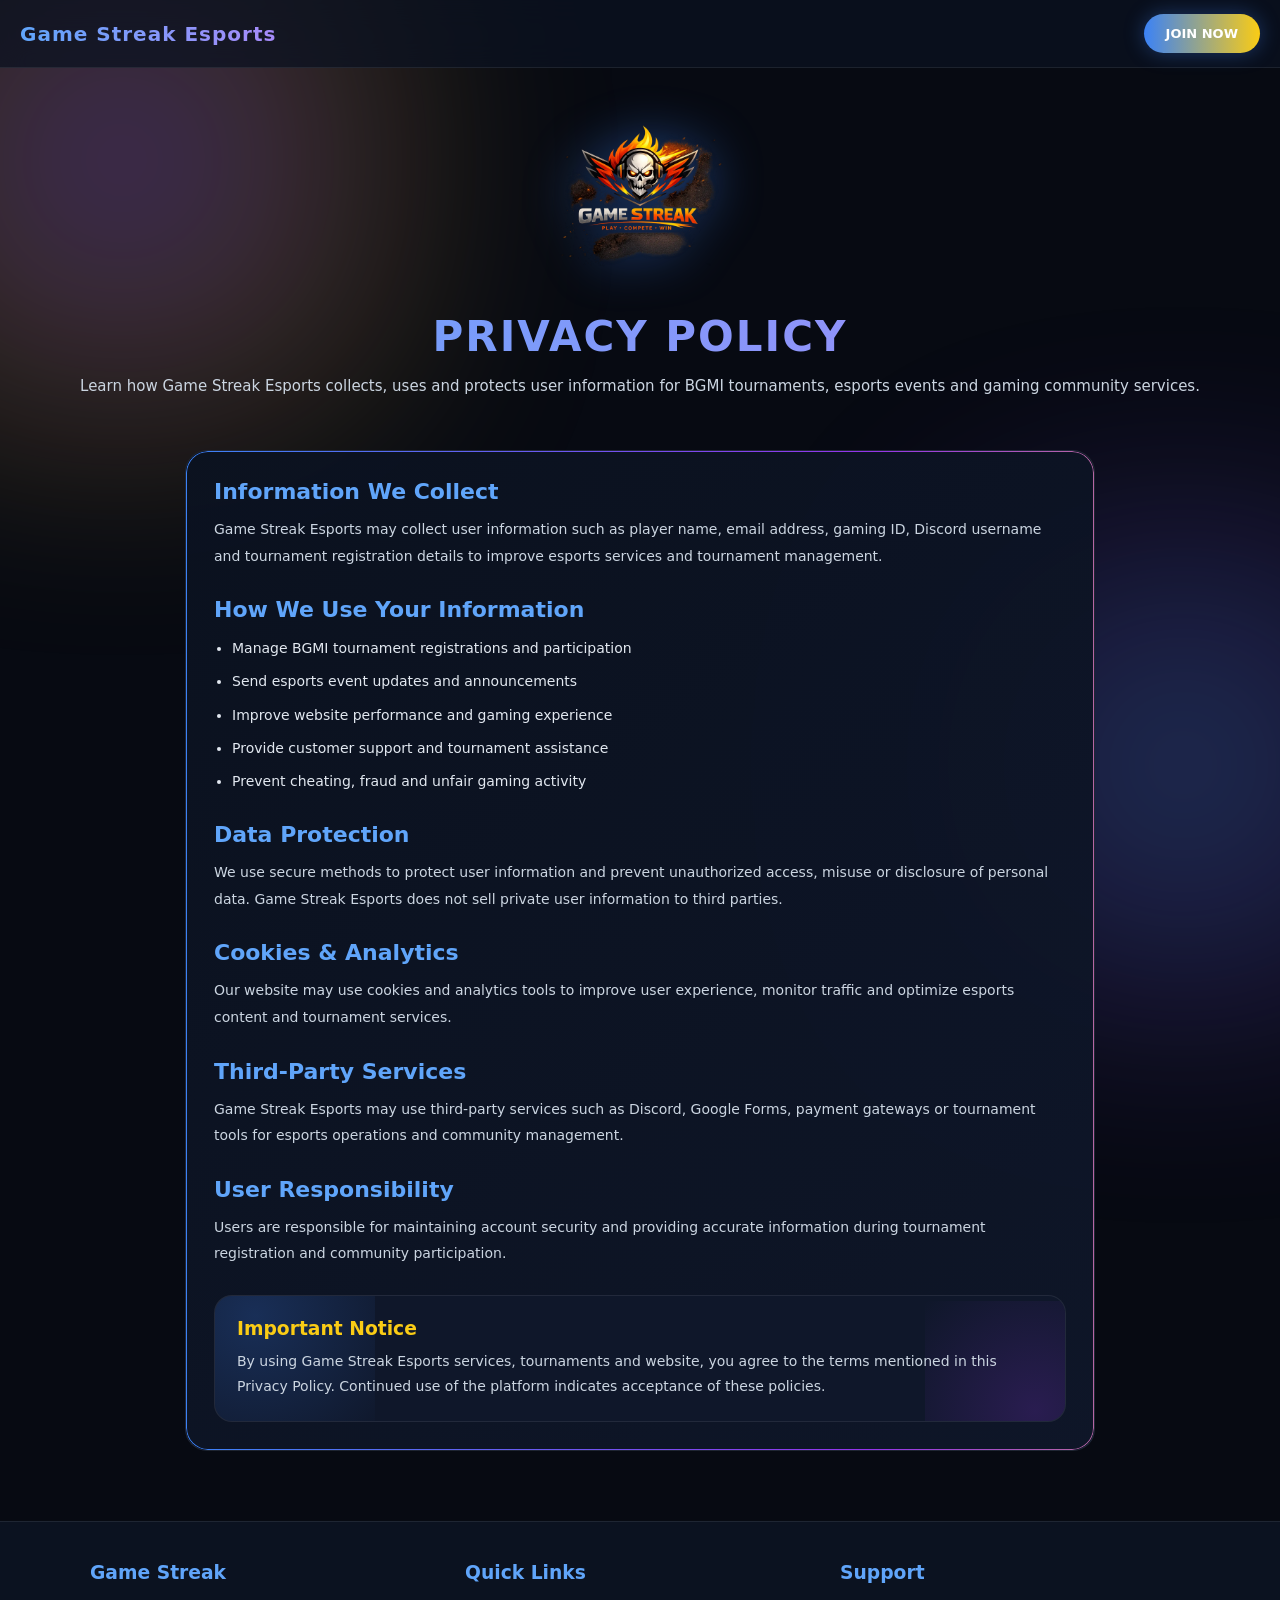
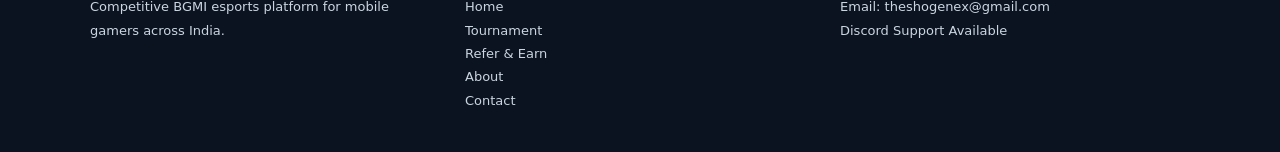
<file: privacy.html>
<!DOCTYPE html>
<html lang="en">

<head>

<meta charset="UTF-8">
<meta name="viewport" content="width=device-width, initial-scale=1.0">

<title>Privacy Policy | Game Streak Esports</title>

<meta name="description" content="Read the official Privacy Policy of Game Streak Esports. Learn how we collect, use and protect user data for BGMI tournaments and esports services.">

<meta name="keywords" content="Game Streak privacy policy, BGMI esports privacy, gaming website privacy policy, esports platform policy">

<style>

/* =========================
   GLOBAL
========================= */

*{
  margin:0;
  padding:0;
  box-sizing:border-box;
  font-family:system-ui;
}

html{
  scroll-behavior:smooth;
}

body{
  background:#070a12;
  color:white;
  overflow-x:hidden;
  position:relative;
}

/* =========================
   ANIMATED BACKGROUND
========================= */

body::before{
  content:"";
  position:fixed;
  width:500px;
  height:500px;
  background:radial-gradient(circle,#3b82f6,#9333ea,#facc15,transparent);
  filter:blur(120px);
  opacity:0.35;
  top:-10%;
  left:-10%;
  animation:floatOne 10s infinite alternate;
  z-index:-2;
}

body::after{
  content:"";
  position:fixed;
  width:450px;
  height:450px;
  background:radial-gradient(circle,#22c55e,#3b82f6,#9333ea,transparent);
  filter:blur(120px);
  opacity:0.30;
  bottom:-10%;
  right:-10%;
  animation:floatTwo 12s infinite alternate;
  z-index:-2;
}

@keyframes floatOne{
  0%{
    transform:translate(0,0);
  }
  100%{
    transform:translate(60px,-40px);
  }
}

@keyframes floatTwo{
  0%{
    transform:translate(0,0);
  }
  100%{
    transform:translate(-50px,40px);
  }
}

/* =========================
   HEADER
========================= */

.glow-header{
  position:sticky;
  top:0;
  width:100%;
  display:flex;
  align-items:center;
  justify-content:space-between;
  padding:14px 20px;
  background:rgba(11,18,32,0.75);
  backdrop-filter:blur(14px);
  border-bottom:1px solid rgba(255,255,255,0.08);
  z-index:999;
}

.logo{
  font-size:20px;
  font-weight:900;
  letter-spacing:1px;

  background:linear-gradient(
  90deg,
  #60a5fa,
  #a78bfa,
  #facc15,
  #60a5fa
  );

  background-size:300%;

  -webkit-background-clip:text;
  -webkit-text-fill-color:transparent;

  animation:logoFlow 5s linear infinite;
}

@keyframes logoFlow{
  0%{
    background-position:0%;
  }
  100%{
    background-position:300%;
  }
}

/* =========================
   JOIN BUTTON
========================= */

.join-btn{
  text-decoration:none;
  color:white;
  font-size:13px;
  font-weight:900;
  padding:12px 22px;
  border-radius:40px;

  background:linear-gradient(
  270deg,
  #3b82f6,
  #9333ea,
  #facc15,
  #3b82f6
  );

  background-size:300%;

  animation:btnMove 5s linear infinite;

  position:relative;
  overflow:hidden;

  box-shadow:
  0 0 20px rgba(59,130,246,0.35);

  transition:0.3s;
}

.join-btn::before{
  content:"";
  position:absolute;
  top:0;
  left:-60%;
  width:50%;
  height:100%;
  background:rgba(255,255,255,0.25);
  transform:skewX(-25deg);
  transition:0.5s;
}

.join-btn:hover::before{
  left:120%;
}

.join-btn:hover{
  transform:translateY(-2px) scale(1.03);
}

@keyframes btnMove{
  0%{
    background-position:0%;
  }
  100%{
    background-position:300%;
  }
}

/* =========================
   LOGO SECTION
========================= */

.logo-section{
  text-align:center;
  padding:35px 20px 15px;
}

.logo-section img{
  width:180px;
  max-width:75%;

  filter:drop-shadow(
  0 0 25px rgba(59,130,246,0.45)
  );

  animation:logoFloat 4s ease-in-out infinite;
}

@keyframes logoFloat{
  0%{
    transform:translateY(0);
  }
  50%{
    transform:translateY(-10px);
  }
  100%{
    transform:translateY(0);
  }
}

/* =========================
   HERO
========================= */

.hero{
  text-align:center;
  padding:10px 20px 30px;
}

.hero h1{
  font-size:42px;
  font-weight:900;
  text-transform:uppercase;
  letter-spacing:2px;

  background:linear-gradient(
  90deg,
  #60a5fa,
  #a78bfa,
  #facc15,
  #60a5fa
  );

  background-size:300%;

  -webkit-background-clip:text;
  -webkit-text-fill-color:transparent;

  animation:titleMove 5s linear infinite;
}

.hero p{
  margin-top:12px;
  font-size:15px;
  line-height:1.8;
  color:#cbd5e1;
}

@keyframes titleMove{
  0%{
    background-position:0%;
  }
  100%{
    background-position:300%;
  }
}

/* =========================
   CONTAINER
========================= */

.container{
  width:100%;
  max-width:950px;
  margin:auto;
  padding:20px;
}

/* =========================
   POLICY BOX
========================= */

.policy-box{
  position:relative;
  overflow:hidden;

  background:
  linear-gradient(
  145deg,
  rgba(11,18,32,0.95),
  rgba(15,23,42,0.95)
  );

  border-radius:22px;

  border:1px solid rgba(255,255,255,0.08);

  padding:28px;
}

.policy-box::before{
  content:"";
  position:absolute;
  inset:0;

  padding:1px;

  border-radius:22px;

  background:linear-gradient(
  90deg,
  #3b82f6,
  #9333ea,
  #facc15,
  #22c55e,
  #3b82f6
  );

  background-size:300%;

  animation:borderFlow 6s linear infinite;

  -webkit-mask:
  linear-gradient(#000 0 0) content-box,
  linear-gradient(#000 0 0);

  -webkit-mask-composite:xor;
  mask-composite:exclude;
}

@keyframes borderFlow{
  0%{
    background-position:0%;
  }
  100%{
    background-position:300%;
  }
}

/* =========================
   POLICY SECTION
========================= */

.policy-section{
  position:relative;
  z-index:1;
  margin-bottom:28px;
}

.policy-section h2{
  color:#60a5fa;
  margin-bottom:12px;
  font-size:22px;
}

.policy-section p{
  color:#cbd5e1;
  line-height:1.9;
  font-size:14px;
}

.policy-section ul{
  margin-top:14px;
  padding-left:18px;
}

.policy-section ul li{
  color:#e2e8f0;
  line-height:1.8;
  font-size:14px;
  margin-bottom:8px;
}

/* =========================
   HIGHLIGHT BOX
========================= */

.highlight-box{
  position:relative;
  overflow:hidden;

  margin-top:20px;

  background:#0f172a;

  border:1px solid rgba(255,255,255,0.08);

  border-radius:18px;

  padding:22px;
}

.highlight-box::before{
  content:"";
  position:absolute;
  width:240px;
  height:240px;

  background:
  radial-gradient(circle,#3b82f6,transparent);

  top:-100px;
  left:-80px;

  opacity:0.22;

  animation:rotateGlow 8s linear infinite;
}

.highlight-box::after{
  content:"";
  position:absolute;
  width:220px;
  height:220px;

  background:
  radial-gradient(circle,#9333ea,transparent);

  bottom:-100px;
  right:-80px;

  opacity:0.20;

  animation:rotateGlowReverse 10s linear infinite;
}

@keyframes rotateGlow{
  0%{
    transform:rotate(0deg);
  }
  100%{
    transform:rotate(360deg);
  }
}

@keyframes rotateGlowReverse{
  0%{
    transform:rotate(360deg);
  }
  100%{
    transform:rotate(0deg);
  }
}

.highlight-box h3{
  position:relative;
  z-index:1;

  color:#facc15;

  margin-bottom:10px;
}

.highlight-box p{
  position:relative;
  z-index:1;

  color:#cbd5e1;

  line-height:1.8;
  font-size:14px;
}

/* =========================
   FOOTER
========================= */

.site-footer{
  margin-top:50px;

  background:#0b1220;

  border-top:1px solid rgba(255,255,255,0.08);

  padding:40px 20px;
}

.footer-wrapper{
  width:100%;
  max-width:1100px;
  margin:auto;

  display:grid;
  grid-template-columns:repeat(3,1fr);

  gap:25px;
}

.footer-box h3{
  color:#60a5fa;
  margin-bottom:12px;
}

.footer-box p,
.footer-box a{
  color:#cbd5e1;
  font-size:13px;
  line-height:1.8;
  text-decoration:none;
}

.footer-box a:hover{
  color:#60a5fa;
}

/* =========================
   RESPONSIVE
========================= */

@media(max-width:768px){

  .hero h1{
    font-size:28px;
  }

  .policy-box{
    padding:20px;
  }

  .policy-section h2{
    font-size:18px;
  }

  .policy-section p,
  .policy-section ul li{
    font-size:13px;
  }

  .footer-wrapper{
    grid-template-columns:1fr;
    text-align:center;
  }

}

</style>

</head>

<body>

<!-- HEADER -->

<header class="glow-header">

  <div class="logo">
    Game Streak Esports
  </div>

  <a href="https://discord.gg/Da2RwjEtbj" class="join-btn">
    JOIN NOW
  </a>

</header>

<!-- LOGO -->

<section class="logo-section">

  <img src="2C.webp" alt="Game Streak Esports Logo">

</section>

<!-- HERO -->

<section class="hero">

  <h1>Privacy Policy</h1>

  <p>
    Learn how Game Streak Esports collects, uses and protects user information
    for BGMI tournaments, esports events and gaming community services.
  </p>

</section>

<!-- MAIN -->

<div class="container">

  <div class="policy-box">

    <div class="policy-section">

      <h2>Information We Collect</h2>

      <p>
        Game Streak Esports may collect user information such as player name,
        email address, gaming ID, Discord username and tournament registration
        details to improve esports services and tournament management.
      </p>

    </div>

    <div class="policy-section">

      <h2>How We Use Your Information</h2>

      <ul>

        <li>Manage BGMI tournament registrations and participation</li>

        <li>Send esports event updates and announcements</li>

        <li>Improve website performance and gaming experience</li>

        <li>Provide customer support and tournament assistance</li>

        <li>Prevent cheating, fraud and unfair gaming activity</li>

      </ul>

    </div>

    <div class="policy-section">

      <h2>Data Protection</h2>

      <p>
        We use secure methods to protect user information and prevent
        unauthorized access, misuse or disclosure of personal data.
        Game Streak Esports does not sell private user information
        to third parties.
      </p>

    </div>

    <div class="policy-section">

      <h2>Cookies & Analytics</h2>

      <p>
        Our website may use cookies and analytics tools to improve
        user experience, monitor traffic and optimize esports content
        and tournament services.
      </p>

    </div>

    <div class="policy-section">

      <h2>Third-Party Services</h2>

      <p>
        Game Streak Esports may use third-party services such as Discord,
        Google Forms, payment gateways or tournament tools for esports
        operations and community management.
      </p>

    </div>

    <div class="policy-section">

      <h2>User Responsibility</h2>

      <p>
        Users are responsible for maintaining account security and
        providing accurate information during tournament registration
        and community participation.
      </p>

    </div>

    <div class="highlight-box">

      <h3>Important Notice</h3>

      <p>
        By using Game Streak Esports services, tournaments and website,
        you agree to the terms mentioned in this Privacy Policy.
        Continued use of the platform indicates acceptance of these policies.
      </p>

    </div>

  </div>

</div>

<!-- FOOTER -->

<footer class="site-footer">

  <div class="footer-wrapper">

    <div class="footer-box">

      <h3>Game Streak</h3>

      <p>
        Competitive BGMI esports platform for mobile gamers across India.
      </p>

    </div>

    <div class="footer-box">

      <h3>Quick Links</h3>

      <a href="#">Home</a><br>
      <a href="#">Tournament</a><br>
      <a href="#">Refer & Earn</a><br>
      <a href="#">About</a><br>
      <a href="#">Contact</a>

    </div>

    <div class="footer-box">

      <h3>Support</h3>

      <p>Email: theshogenex@gmail.com</p>

      <p>Discord Support Available</p>

    </div>

  </div>

</footer>

</body>
</html>
</file>
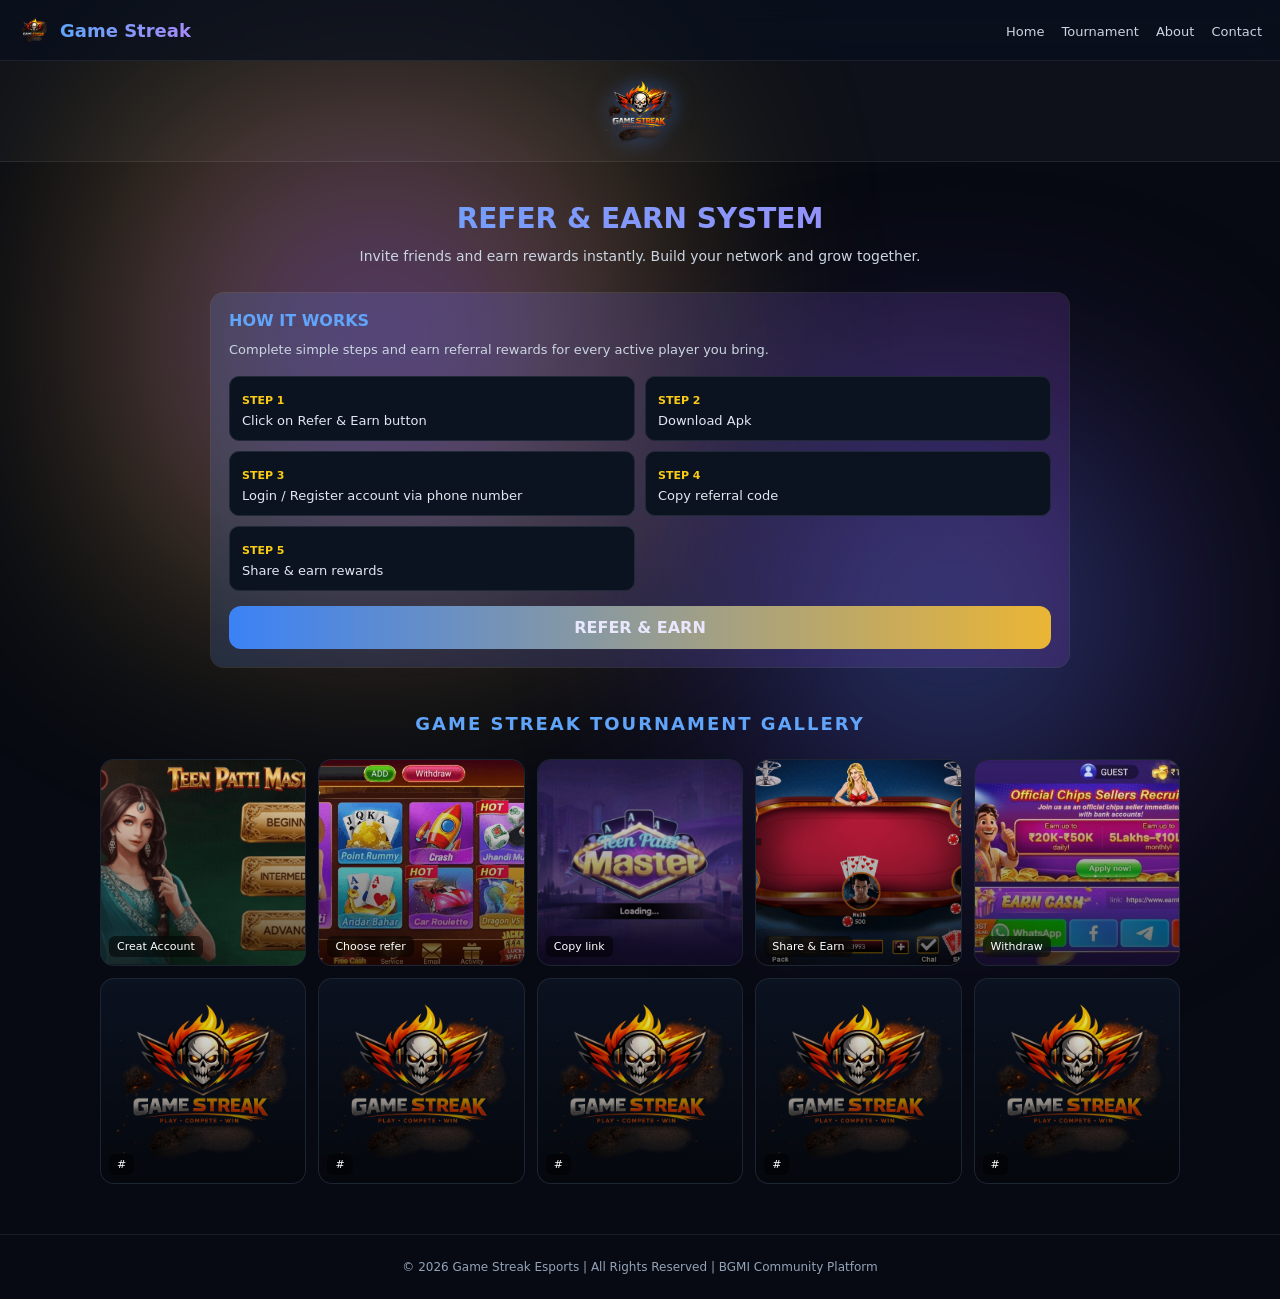
<file: R&E.html>
<!DOCTYPE html>
<html lang="en">
<head>
<meta charset="UTF-8">
<meta name="viewport" content="width=device-width, initial-scale=1.0">

<title>Refer & Earn | Game Streak Esports</title>
<meta name="description" content="Refer friends and earn rewards in Game Streak Esports BGMI tournaments. Join, play and win real rewards.">

<style>

/* =========================
   GLOBAL
========================= */
*{
  margin:0;
  padding:0;
  box-sizing:border-box;
  font-family:system-ui;
}

body{
  background:#070a12;
  color:white;
  overflow-x:hidden;
}

/* =========================
   ANIMATED BACKGROUND
========================= */
body::before{
  content:"";
  position:fixed;
  width:500px;
  height:500px;
  background:radial-gradient(circle,#3b82f6,#9333ea,#facc15,transparent);
  filter:blur(120px);
  opacity:0.5;
  top:10%;
  left:10%;
  animation:float1 8s infinite alternate;
  z-index:-1;
}

body::after{
  content:"";
  position:fixed;
  width:400px;
  height:400px;
  background:radial-gradient(circle,#22c55e,#3b82f6,#9333ea,transparent);
  filter:blur(120px);
  opacity:0.4;
  bottom:10%;
  right:10%;
  animation:float2 10s infinite alternate;
  z-index:-1;
}

@keyframes float1{
  0%{transform:translate(0,0);}
  100%{transform:translate(50px,-40px);}
}

@keyframes float2{
  0%{transform:translate(0,0);}
  100%{transform:translate(-50px,40px);}
}

/* =========================
   HEADER
========================= */
header{
  position:sticky;
  top:0;
  display:flex;
  justify-content:space-between;
  align-items:center;
  padding:14px 18px;
  background:rgba(11,18,32,0.7);
  backdrop-filter:blur(12px);
  border-bottom:1px solid rgba(255,255,255,0.08);
  z-index:999;
}

.logo{
  display:flex;
  align-items:center;
  gap:10px;
}

.logo img{
  width:32px;
  animation:floatLogo 3s ease-in-out infinite;
}

.logo span{
  font-size:18px;
  font-weight:900;
  background:linear-gradient(90deg,#60a5fa,#a78bfa,#facc15,#60a5fa);
  background-size:300%;
  -webkit-background-clip:text;
  -webkit-text-fill-color:transparent;
  animation:logoFlow 4s linear infinite;
}

@keyframes logoFlow{
  0%{background-position:0%;}
  100%{background-position:300%;}
}

@keyframes floatLogo{
  0%{transform:translateY(0);}
  50%{transform:translateY(-5px);}
  100%{transform:translateY(0);}
}

/* NAV */
nav a{
  color:#cbd5e1;
  text-decoration:none;
  margin-left:12px;
  font-size:13px;
  transition:0.3s;
}

nav a:hover{
  color:#60a5fa;
}

/* =========================
   LOGO STRIP
========================= */
.logo-strip{
  display:flex;
  justify-content:center;
  padding:10px;
  background:rgba(255,255,255,0.03);
  border-bottom:1px solid rgba(255,255,255,0.08);
}

.logo-strip img{
  width:80px;
  animation:floatLogo 3s ease-in-out infinite;
  filter:drop-shadow(0 0 10px rgba(59,130,246,0.5));
}

/* =========================
   CONTAINER
========================= */
.container{
  max-width:900px;
  margin:auto;
  padding:20px;
}

/* =========================
   HERO
========================= */
.hero{
  text-align:center;
  margin-top:20px;
}

.hero h1{
  font-size:28px;
  font-weight:900;
  background:linear-gradient(90deg,#60a5fa,#a78bfa,#facc15,#60a5fa);
  background-size:300%;
  -webkit-background-clip:text;
  -webkit-text-fill-color:transparent;
  animation:logoFlow 4s linear infinite;
  text-transform:uppercase;
}

.hero p{
  font-size:14px;
  color:#cbd5e1;
  margin-top:10px;
  line-height:1.6;
}

/* =========================
   REFER BOX
========================= */
.box{
  margin-top:25px;
  padding:18px;
  border-radius:14px;
  background:rgba(255,255,255,0.04);
  border:1px solid rgba(255,255,255,0.08);
  position:relative;
  overflow:hidden;
}

.box::before{
  content:"";
  position:absolute;
  inset:0;
  background:linear-gradient(90deg,#3b82f6,#9333ea,#facc15,#3b82f6);
  background-size:300%;
  animation:borderMove 5s linear infinite;
  opacity:0.15;
  pointer-events:none;
  z-index:0;
}

@keyframes borderMove{
  0%{background-position:0%;}
  100%{background-position:300%;}
}

.box h2{
  font-size:16px;
  color:#60a5fa;
  margin-bottom:10px;
  position:relative;
}

.box p{
  font-size:13px;
  color:#cbd5e1;
  line-height:1.6;
  position:relative;
}

/* STEPS */
.steps{
  display:grid;
  grid-template-columns:1fr 1fr;
  gap:10px;
  margin-top:15px;
  position:relative;
}

.step{
  background:#0b1220;
  padding:12px;
  border-radius:10px;
  border:1px solid #1f2937;
}

.step b{
  color:#facc15;
  font-size:11px;
}

.step span{
  display:block;
  margin-top:5px;
  font-size:13px;
  color:#e2e8f0;
}

/* BUTTON */
.btn{
  display:block;
  margin-top:15px;
  text-align:center;
  padding:12px;
  border-radius:12px;
  font-weight:900;
  text-decoration:none;
  color:white;
  background:linear-gradient(270deg,#3b82f6,#9333ea,#facc15,#3b82f6);
  background-size:300%;
  animation:btnFlow 4s linear infinite;
}

@keyframes btnFlow{
  0%{background-position:0%;}
  100%{background-position:300%;}
}

/* =========================
   FOOTER
========================= */
footer{
  margin-top:40px;
  padding:25px;
  text-align:center;
  border-top:1px solid rgba(255,255,255,0.08);
  color:#94a3b8;
  font-size:12px;
}

/* RESPONSIVE */
@media(max-width:600px){
  .hero h1{
    font-size:22px;
  }

  .steps{
    grid-template-columns:1fr;
  }

  nav{
    display:none;
  }
}

/* =========================

   IMAGE GALLERY SECTION

========================= */

.gallery-title{

  text-align:center;

  margin:25px 0 15px;

  font-size:18px;

  font-weight:900;

  letter-spacing:2px;

  text-transform:uppercase;

  color:#60a5fa;

}

/* GRID */

.gallery{

  display:grid;

  grid-template-columns:repeat(5,1fr);

  gap:12px;

  padding:10px;

  max-width:1100px;

  margin:auto;

}

/* CARD */

.img-box{

  position:relative;

  overflow:hidden;

  border-radius:14px;

  background:#0b1220;

  border:1px solid rgba(255,255,255,0.08);

  aspect-ratio:1/1;

  cursor:pointer;

  transition:0.3s;

}

/* IMAGE */

.img-box img{

  width:100%;

  height:100%;

  object-fit:cover;

  transition:0.4s ease;

}

/* HOVER EFFECT */

.img-box:hover img{

  transform:scale(1.1);

  filter:brightness(1.2);

}

.img-box:hover{

  transform:translateY(-5px);

  box-shadow:0 10px 25px rgba(59,130,246,0.25);

}

/* GLASS OVERLAY */

.img-box::before{

  content:"";

  position:absolute;

  inset:0;

  background:linear-gradient(180deg,transparent,rgba(0,0,0,0.6));

  z-index:1;

}

/* TEXT TAG */

.img-box span{

  position:absolute;

  bottom:8px;

  left:8px;

  font-size:11px;

  color:#fff;

  z-index:2;

  background:rgba(0,0,0,0.5);

  padding:4px 8px;

  border-radius:6px;

  backdrop-filter:blur(6px);

}

/* =========================

   RESPONSIVE

========================= */

@media(max-width:1000px){

  .gallery{

    grid-template-columns:repeat(3,1fr);

  }

}

@media(max-width:600px){

  .gallery{

    grid-template-columns:repeat(2,1fr);

  }

}

@media(max-width:400px){

  .gallery{

    grid-template-columns:1fr;

  }


</style>
</head>

<body>

<!-- HEADER -->
<header>

  <div class="logo">
    <img src="2C.webp" alt="logo">
    <span>Game Streak</span>
  </div>

  <nav>
    <a href="index.html">Home</a>
    <a href="tournament.html">Tournament</a>
    <a href="about.html">About</a>
    <a href="contact.html">Contact</a>
  </nav>

</header>

<!-- LOGO STRIP -->
<div class="logo-strip">
  <img src="2C.webp" alt="logo">
</div>

<div class="container">

  <!-- HERO -->
  <div class="hero">
    <h1>REFER & EARN SYSTEM</h1>
    <p>Invite friends and earn rewards instantly. Build your network and grow together.</p>
  </div>

  <!-- BOX -->
  <div class="box">

    <h2>HOW IT WORKS</h2>

    <p>
      Complete simple steps and earn referral rewards for every active player you bring.
    </p>

    <div class="steps">

      <div class="step">
        <b>STEP 1</b>
        <span>Click on Refer & Earn button </span>
      </div>

       <div class="step">
        <b>STEP 2</b>
        <span>Download Apk</span>
      </div>

      <div class="step">
        <b>STEP 3</b>
        <span>Login / Register account via phone number</span>
      </div>

      <div class="step">
        <b>STEP 4</b>
        <span>Copy referral code</span>
      </div>

      <div class="step">
        <b>STEP 5</b>
        <span>Share & earn rewards</span>
      </div>

    </div>

    <a href="https://www.earntp.com/m/7fx827" class="btn"> REFER & EARN </a>

  </div>

</div>

<!-- =========================

   TITLE

========================= -->

<div class="gallery-title">

  GAME STREAK TOURNAMENT GALLERY

</div>

<!-- =========================

   GALLERY GRID (10 BOXES)

========================= -->

<div class="gallery">

  <div class="img-box">

    <img src="1.png" alt="BGMI">

    <span>Creat Account</span>

  </div>

  <div class="img-box">

    <img src="2.png" alt="BGMI">

    <span>Choose refer</span>

  </div>

  <div class="img-box">

    <img src="3.png" alt="BGMI">

    <span>Copy link</span>

  </div>

  <div class="img-box">

    <img src="4.jpeg" alt="BGMI">

    <span>Share & Earn</span>

  </div>

  <div class="img-box">

    <img src="5.jpeg" alt="BGMI">

    <span>Withdraw</span>

  </div>

  <div class="img-box">

    <img src="2C.webp" alt="BGMI">

    <span>#</span>

  </div>

  <div class="img-box">

    <img src="2C.webp" alt="BGMI">

    <span>#</span>

  </div>

  <div class="img-box">

    <img src="2C.webp" alt="BGMI">

    <span>#</span>

  </div>

  <div class="img-box">

    <img src="2C.webp" alt="BGMI">

    <span>#</span>

  </div>

  <div class="img-box">

    <img src="2C.webp" alt="BGMI">

    <span>#</span>

  </div>

</div>


<!-- FOOTER -->
<footer>
  © 2026 Game Streak Esports | All Rights Reserved | BGMI Community Platform
</footer>

</body>
</html>
</file>
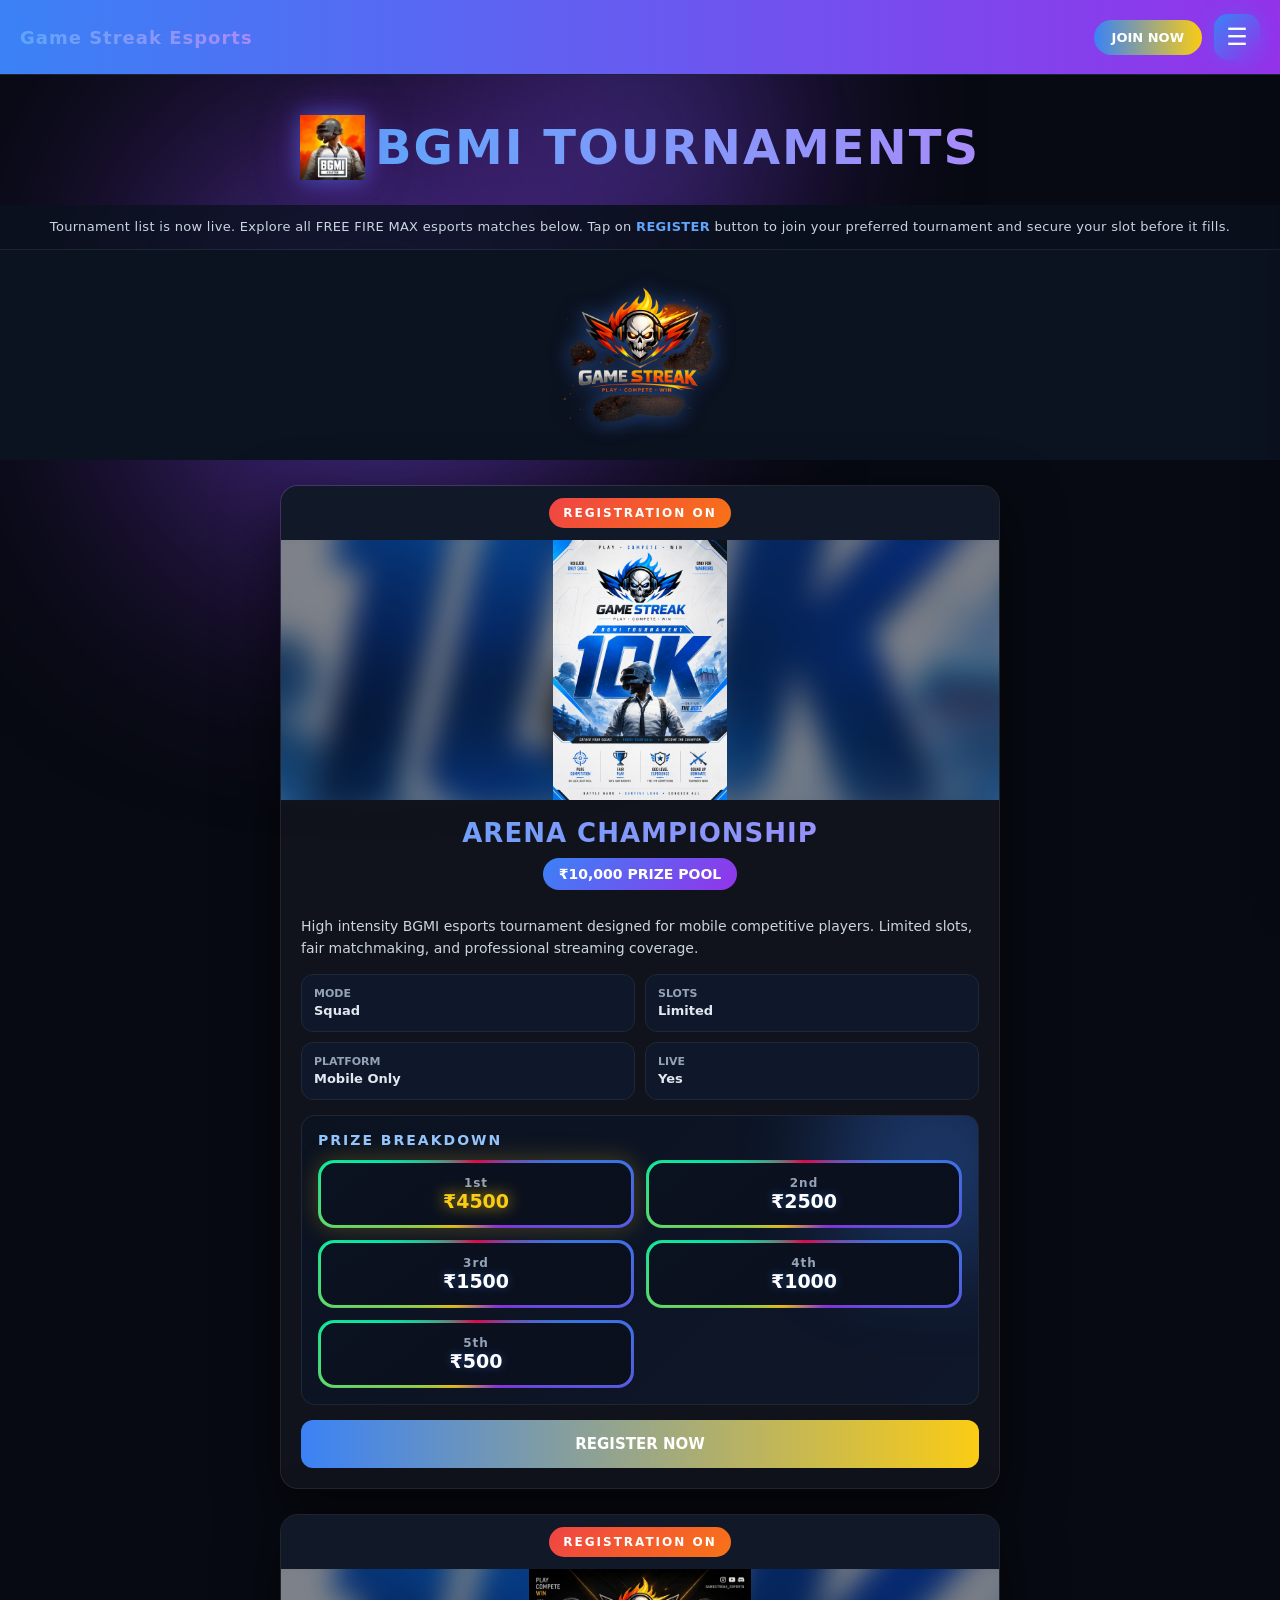
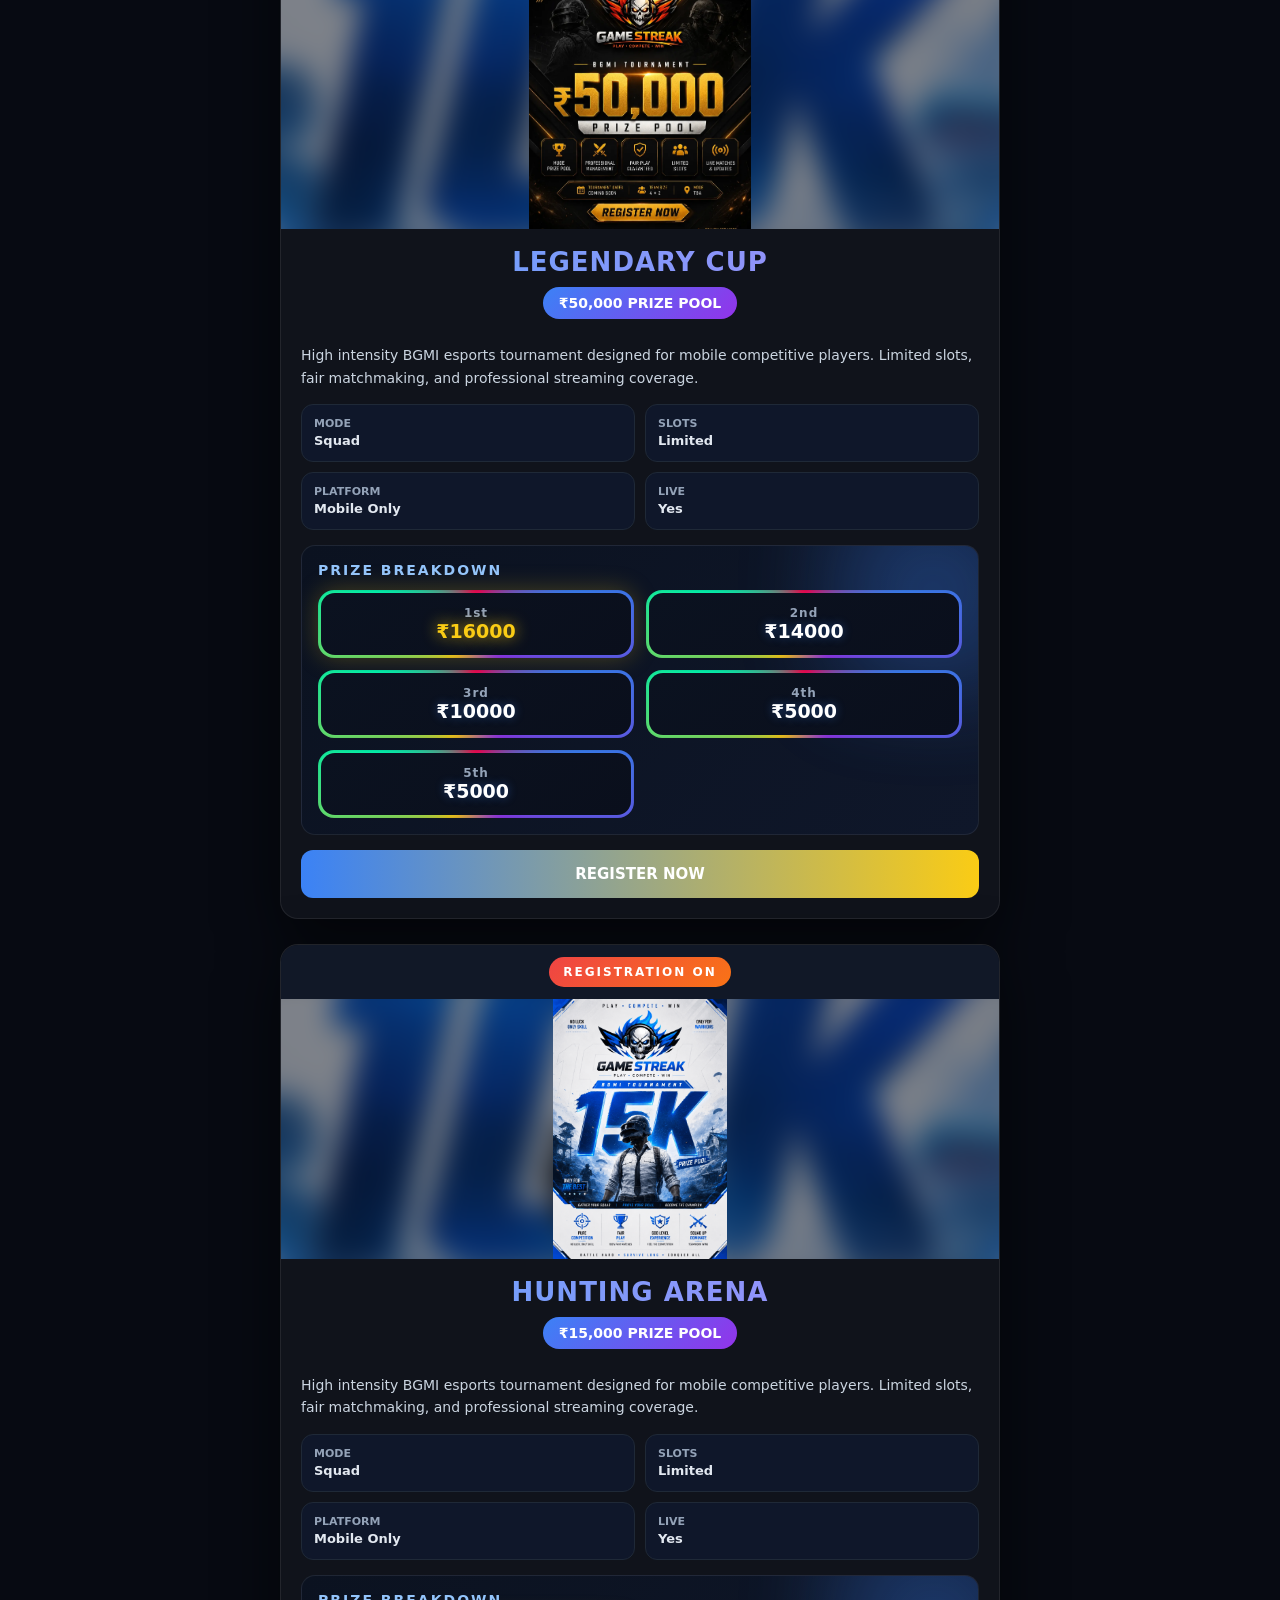
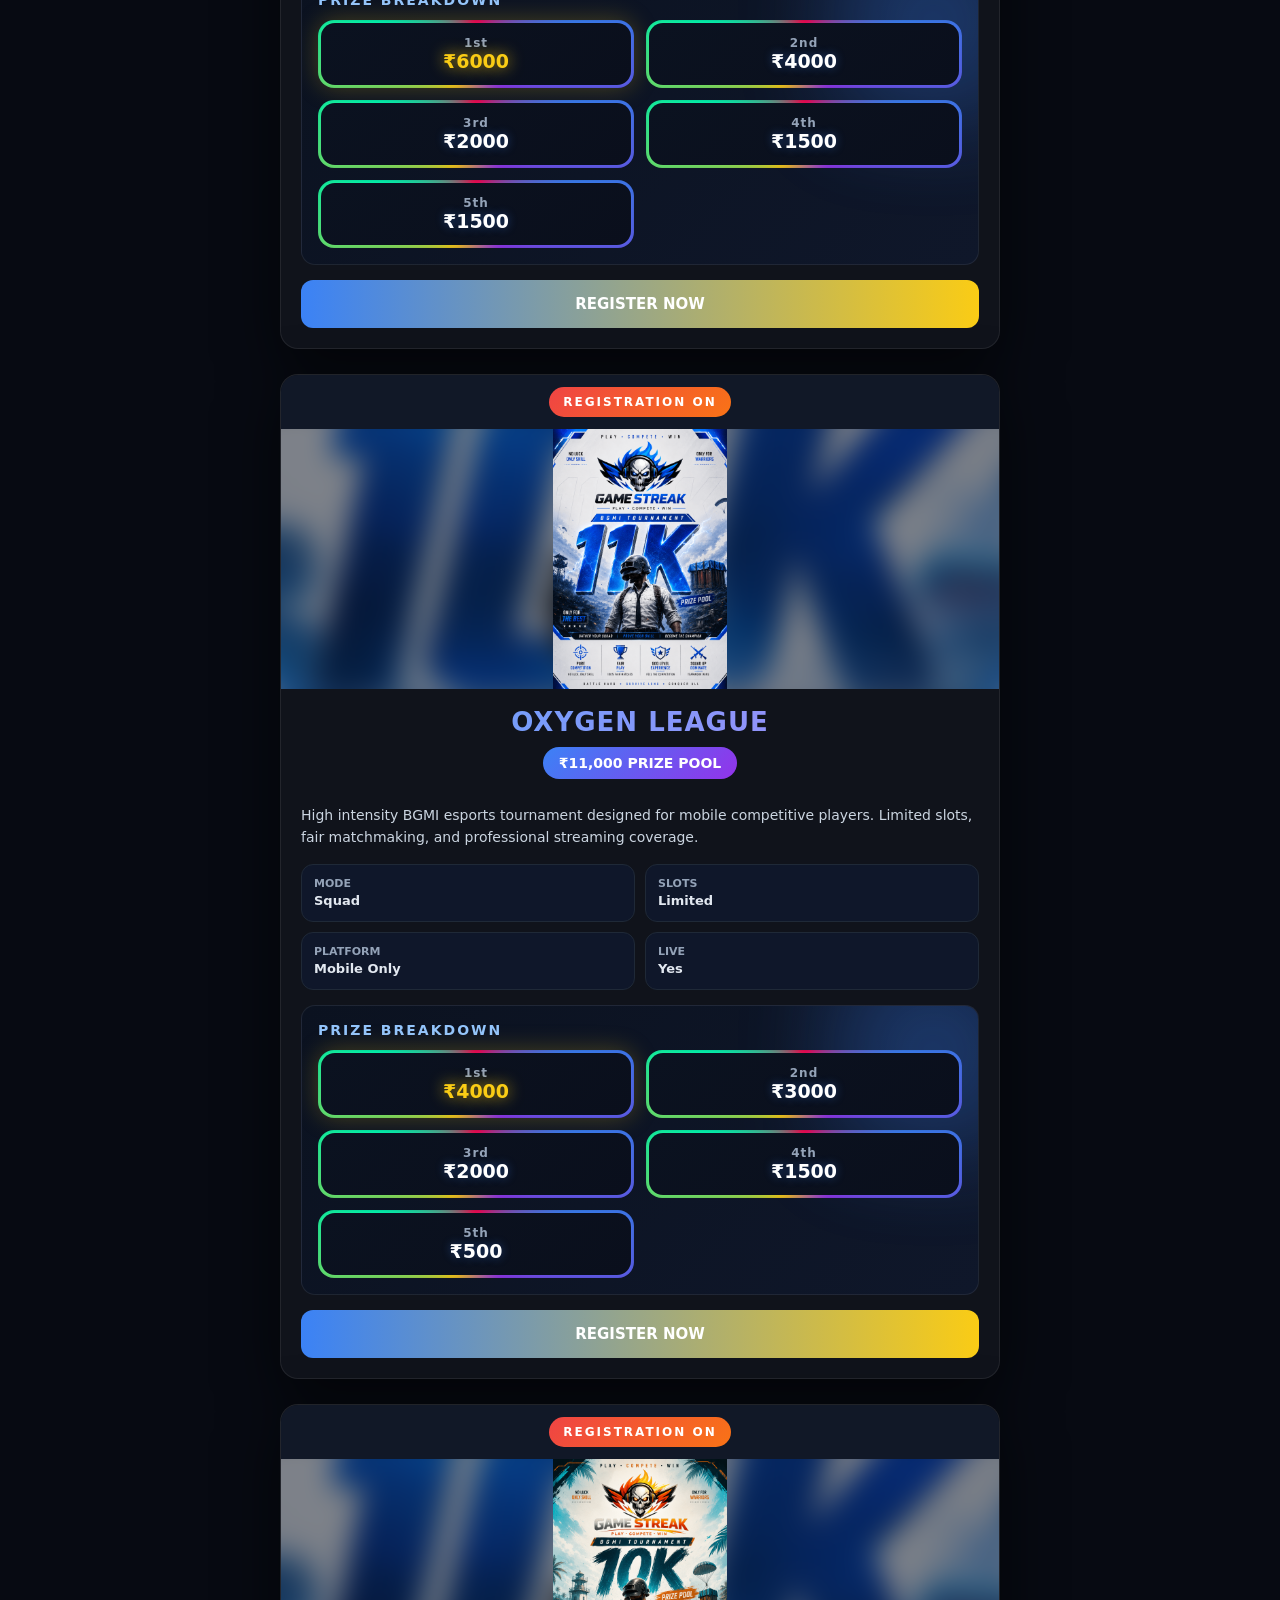
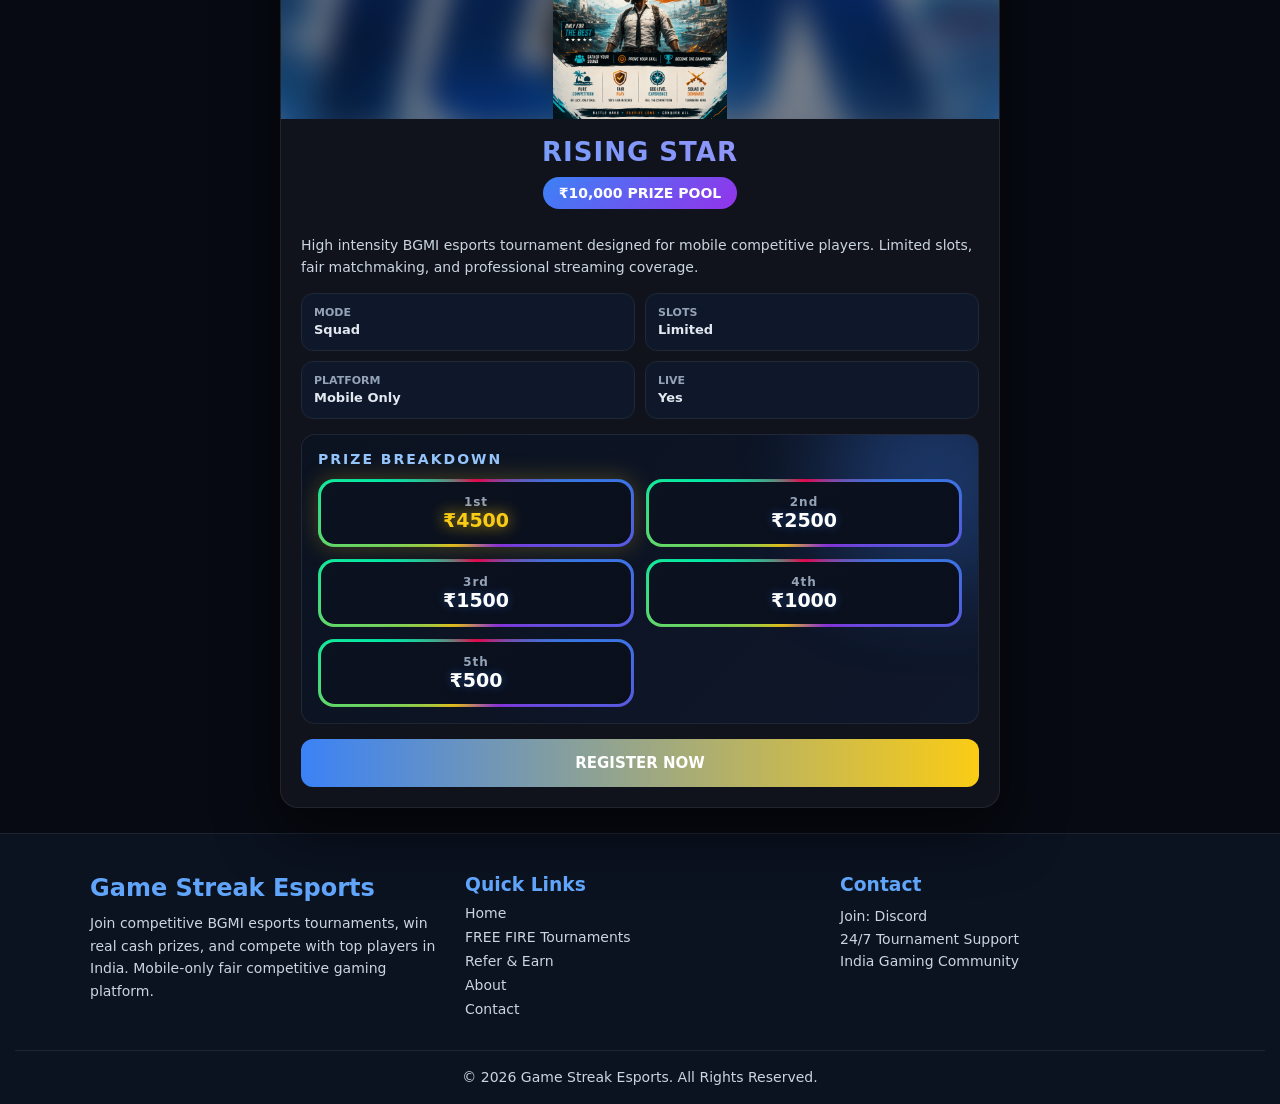
<file: tournament.html>
<!DOCTYPE html>
<html lang="en">
<head>
<meta charset="UTF-8" />
<meta name="viewport" content="width=device-width, initial-scale=1.0" />
<title>Game Streak Esports</title>

<style>

/* =========================
   RESET
========================= */

*{
  margin:0;
  padding:0;
  box-sizing:border-box;
  font-family:system-ui;
}

html{
  scroll-behavior:smooth;
}

body{
  min-height:100vh;
  background:#070a12;
  color:#fff;
  padding:0;
  overflow-x:hidden;
}

/* =========================
   BACKGROUND GLOW
========================= */

body::before{
  content:"";
  position:fixed;
  width:500px;
  height:500px;
  background:radial-gradient(circle,#3b82f6,#9333ea,transparent);
  filter:blur(120px);
  opacity:0.5;
  z-index:-1;
  top:10%;
  left:10%;
}

/* =========================
   HEADER
========================= */

.site-header{
  width:100%;
  padding:14px 20px;
  background:#0b1220;
  display:flex;
  justify-content:space-between;
  align-items:center;
  border-bottom:1px solid rgba(255,255,255,0.08);
  position:sticky;
  top:0;
  z-index:999;
}

/* =========================
   HEADER GLOW
========================= */

.glow-header{
  position:sticky;
  top:0;
  z-index:999;
  overflow:hidden;
}

.glow-header::before{
  content:"";
  position:absolute;
  inset:0;

  background:
    radial-gradient(circle at 20% 20%, #3b82f6, transparent 40%),
    radial-gradient(circle at 80% 30%, #9333ea, transparent 40%),
    radial-gradient(circle at 50% 80%, #facc15, transparent 40%);

  opacity:0.25;
  animation:bgMove 6s ease-in-out infinite alternate;
  z-index:0;
}

@keyframes bgMove{
  0%{
    transform:translate(0,0) scale(1);
  }
  100%{
    transform:translate(-10px,10px) scale(1.1);
  }
}

.glow-header::after{
  content:"";
  position:absolute;
  inset:-2px;
  background:linear-gradient(90deg,#3b82f6,#9333ea,#facc15,#3b82f6);
  background-size:300%;
  animation:borderMove 4s linear infinite;
  z-index:1;
}

@keyframes borderMove{
  0%{
    background-position:0%;
  }
  100%{
    background-position:300%;
  }
}

.glow-header > *{
  position:relative;
  z-index:2;
}

/* =========================
   LOGO
========================= */

.logo{
  font-size:18px;
  font-weight:900;
  letter-spacing:1px;
  cursor:pointer;

  background:linear-gradient(90deg,#60a5fa,#a78bfa,#facc15,#60a5fa);
  background-size:300%;
  -webkit-background-clip:text;
  -webkit-text-fill-color:transparent;

  animation:logoGlow 4s linear infinite;
}

.logo span{
  color:#60a5fa;
}

@keyframes logoGlow{
  0%{
    background-position:0%;
  }
  100%{
    background-position:300%;
  }
}

/* =========================
   HEADER ACTIONS
========================= */

.header-actions{
  display:flex;
  align-items:center;
  gap:12px;
}

/* =========================
   JOIN BUTTON
========================= */

.join-btn{
  padding:10px 18px;
  border-radius:30px;
  font-size:13px;
  font-weight:900;
  text-decoration:none;
  color:white;

  background:linear-gradient(270deg,#3b82f6,#9333ea,#facc15,#3b82f6);
  background-size:300%;

  animation:btnFlow 4s linear infinite;

  position:relative;
  overflow:hidden;
  transition:0.3s;
}

.join-btn::before{
  content:"";
  position:absolute;
  top:0;
  left:-60%;
  width:50%;
  height:100%;
  background:rgba(255,255,255,0.25);
  transform:skewX(-25deg);
  transition:0.5s;
}

.join-btn:hover::before{
  left:120%;
}

.join-btn:hover{
  transform:scale(1.05);
  box-shadow:0 10px 25px rgba(59,130,246,0.4);
}

@keyframes btnFlow{
  0%{
    background-position:0%;
  }
  100%{
    background-position:300%;
  }
}

/* =========================
   MENU BUTTON
========================= */

.menu-btn{
  width:46px;
  height:46px;

  display:flex;
  align-items:center;
  justify-content:center;

  padding:0;
  margin:0;

  border:none;
  outline:none;

  border-radius:14px;

  cursor:pointer;

  font-size:24px;
  line-height:1;

  color:#fff;

  background:linear-gradient(
    135deg,
    #3b82f6,
    #9333ea,
    #facc15
  );

  background-size:300%;
  animation:menuGlow 4s linear infinite;

  box-shadow:0 0 18px rgba(59,130,246,0.35);

  transition:0.3s;

  position:relative;
  overflow:hidden;
}

.menu-btn::before{
  display:none;
}

.menu-btn:hover{
  transform:translateY(-2px) scale(1.05);

  box-shadow:0 0 30px rgba(147,51,234,0.45);
}

.menu-btn:active{
  transform:scale(0.95);
}

@keyframes menuGlow{
  0%{
    background-position:0%;
  }

  100%{
    background-position:300%;
  }
}

/* =========================
   MOBILE MENU
========================= */

/* =========================
   SIDE MENU PANEL
========================= */

.mobile-menu{
  position:fixed;
  top:0;
  right:-320px;

  width:290px;
  height:100vh;

  padding:90px 18px 25px;

  display:flex;
  flex-direction:column;
  gap:14px;

  overflow:hidden;

  background:#0b1220;

  border-left:1px solid rgba(255,255,255,0.08);


  z-index:998;

  transition:0.45s ease;

  box-shadow:
    -10px 0 40px rgba(0,0,0,0.5);
}

/* OPEN */
.mobile-menu.active{
  right:0;
}

/* =========================
   ANIMATED BACKGROUND
========================= */

.mobile-menu::before{
  content:"";
  position:absolute;
  inset:0;

  background:
    radial-gradient(circle at 20% 20%, #3b82f6, transparent 35%),
    radial-gradient(circle at 80% 30%, #9333ea, transparent 35%),
    radial-gradient(circle at 50% 80%, #facc15, transparent 35%);

  opacity:0.22;

  animation:menuBgMove 6s ease-in-out infinite alternate;

  z-index:0;
}

/* animated glow line */
.mobile-menu::after{
  content:"";
  position:absolute;

  top:-50%;
  left:-50%;

  width:200%;
  height:200%;

  background:
    linear-gradient(
      120deg,
      transparent,
      rgba(255,255,255,0.04),
      transparent
    );

  transform:rotate(25deg);

  animation:shineMove 6s linear infinite;

  z-index:0;
}

/* BG ANIMATION */
@keyframes menuBgMove{

  0%{
    transform:translate(0,0) scale(1);
  }

  100%{
    transform:translate(-15px,10px) scale(1.1);
  }

}

/* SHINE */
@keyframes shineMove{

  0%{
    transform:
      translateX(-30%)
      rotate(25deg);
  }

  100%{
    transform:
      translateX(30%)
      rotate(25deg);
  }

}

/* =========================
   MENU LINKS
========================= */

.mobile-menu a{
  position:relative;

  z-index:1;

  width:100%;

  padding:16px 18px;

  border-radius:16px;

  text-decoration:none;

  color:#e2e8f0;

  font-size:14px;
  font-weight:800;
  letter-spacing:0.5px;

  background:rgba(255,255,255,0.05);

  border:
    1px solid rgba(255,255,255,0.08);

  overflow:hidden;

  transition:0.35s;

  display:flex;
  align-items:center;
}

/* moving glow */
.mobile-menu a::before{
  content:"";

  position:absolute;

  top:0;
  left:-120%;

  width:100%;
  height:100%;

  background:
    linear-gradient(
      90deg,
      transparent,
      rgba(59,130,246,0.25),
      transparent
    );

  transition:0.5s;
}

.mobile-menu a:hover::before{
  left:120%;
}

.mobile-menu a:hover{

  transform:
    translateX(8px)
    scale(1.02);

  color:#60a5fa;

  border-color:#3b82f6;

  background:
    linear-gradient(
      135deg,
      rgba(59,130,246,0.12),
      rgba(147,51,234,0.12)
    );

  box-shadow:
    0 0 20px rgba(59,130,246,0.18);
}

/* =========================
   OVERLAY
========================= */

.menu-overlay{
  position:fixed;
  inset:0;

  background:rgba(0,0,0,0.55);

  opacity:0;
  visibility:hidden;

  transition:0.3s ease;

  z-index:997;
}

.menu-overlay.active{
  opacity:1;
  visibility:visible;
}

/* =========================
   PAGE TITLE
========================= */

.page-title{
  width:100%;
  text-align:center;
  padding:40px 15px 25px;
  position:relative;
  overflow:hidden;
}

.page-title::before{
  content:"";
  position:absolute;
  width:350px;
  height:350px;
  background:radial-gradient(circle,#3b82f6,#9333ea,transparent);
  top:-120px;
  left:50%;
  transform:translateX(-50%);
  filter:blur(90px);
  opacity:0.35;
  z-index:-1;
}

/* =========================
   TITLE WRAP
========================= */

.title-wrap{
  display:flex;
  align-items:center;
  justify-content:center;
  gap:10px;
  flex-wrap:nowrap;
  width:100%;
}

.title-wrap img{
  width:65px;
  height:65px;

  object-fit:contain;
  flex-shrink:0;

  filter:
    drop-shadow(0 0 10px rgba(59,130,246,0.5))
    drop-shadow(0 0 20px rgba(147,51,234,0.4));

  animation:iconFloat 3s ease-in-out infinite;
}

.title-wrap h1{
  margin:0;

  font-size:48px;
  font-weight:900;

  line-height:1.1;
  letter-spacing:2px;

  text-transform:uppercase;

  background:linear-gradient(
    90deg,
    #60a5fa,
    #a78bfa,
    #facc15,
    #60a5fa
  );

  background-size:300%;

  -webkit-background-clip:text;
  -webkit-text-fill-color:transparent;

  animation:titleFlow 5s linear infinite;
}

.page-title p{
  margin-top:14px;
  font-size:15px;
  color:#cbd5e1;
  max-width:700px;
  margin-left:auto;
  margin-right:auto;
  line-height:1.7;
}

@keyframes titleFlow{
  0%{
    background-position:0%;
  }
  100%{
    background-position:300%;
  }
}

@keyframes iconFloat{
  0%{
    transform:translateY(0);
  }
  50%{
    transform:translateY(-6px);
  }
  100%{
    transform:translateY(0);
  }
}

/* =========================
   INFO BANNER
========================= */

.info-banner{
  width:100%;
  padding:12px 15px;
  background:rgba(11,18,32,0.8);
  border-bottom:1px solid rgba(255,255,255,0.08);
  text-align:center;
  overflow:hidden;
  position:relative;
}

.info-banner::before{
  content:"";
  position:absolute;
  top:0;
  left:-50%;
  width:50%;
  height:100%;
  background:linear-gradient(90deg,transparent,#3b82f6,transparent);
  animation:slideGlow 3s linear infinite;
}

.info-banner p{
  font-size:13px;
  color:#cbd5e1;
  line-height:1.5;
  letter-spacing:0.3px;
  position:relative;
  z-index:1;
}

.info-banner b{
  color:#60a5fa;
  font-weight:900;
}

@keyframes slideGlow{
  0%{
    left:-50%;
  }
  100%{
    left:120%;
  }
}

/* =========================
   LOGO SECTION
========================= */

.logo-section{
  width:100%;
  display:flex;
  justify-content:center;
  align-items:center;
  padding:15px 10px;
  background:#0b1220;
}

.logo-section img{
  width:180px;
  height:auto;
  max-width:60%;
  object-fit:contain;

  filter:drop-shadow(0 0 10px rgba(59,130,246,0.5));

  animation:logoFloat 3s ease-in-out infinite;
}

@keyframes logoFloat{
  0%{
    transform:translateY(0);
  }
  50%{
    transform:translateY(-5px);
  }
  100%{
    transform:translateY(0);
  }
}

/* =========================
   CONTAINER
========================= */

.container{
  width:100%;
  max-width:750px;
  margin:25px auto;
  display:flex;
  flex-direction:column;
  gap:22px;
  padding:0 15px;
}

/* =========================
   CARD
========================= */

.card{
  width:100%;
  background:rgba(255,255,255,0.04);
  border:1px solid rgba(255,255,255,0.08);
  border-radius:18px;
  overflow:hidden;
  box-shadow:0 20px 60px rgba(0,0,0,0.6);
}

/* =========================
   TOP BAR
========================= */

.top-bar{
  padding:12px;
  background:#111827;
  text-align:center;
}

.live-badge{
  background:linear-gradient(135deg,#ef4444,#f97316);
  color:white;
  padding:8px 14px;
  font-size:12px;
  font-weight:900;
  border-radius:30px;
  letter-spacing:2px;
  animation:pulseLive 1.5s infinite;
  display:inline-block;
}

@keyframes pulseLive{
  0%{
    transform:scale(1);
  }
  50%{
    transform:scale(1.1);
  }
  100%{
    transform:scale(1);
  }
}

/* =========================
   HERO
========================= */

.hero{
  position:relative;
  width:100%;
  background:#0b1220;
  overflow:hidden;
}

.hero::before{
  content:"";
  position:absolute;
  inset:0;
  background:url("T1.webp") center/cover no-repeat;
  filter:blur(12px);
  transform:scale(1.2);
  opacity:0.5;
}

.hero img{
  position:relative;
  width:100%;
  max-height:260px;
  object-fit:contain;
  display:block;
  z-index:1;
}

/* =========================
   HERO TEXT
========================= */

.hero-text{
  text-align:center;
  padding:18px 15px 5px;
}

.hero-text h1{
  font-size:26px;
  font-weight:900;
  letter-spacing:1px;

  background:linear-gradient(90deg,#60a5fa,#a78bfa,#facc15,#60a5fa);
  background-size:300%;
  -webkit-background-clip:text;
  -webkit-text-fill-color:transparent;

  animation:moveTitle 4s linear infinite;
}

@keyframes moveTitle{
  0%{
    background-position:0%;
  }
  100%{
    background-position:300%;
  }
}

.hero-text p{
  display:inline-block;
  margin-top:10px;
  padding:8px 16px;
  border-radius:25px;
  font-size:14px;
  font-weight:900;
  background:linear-gradient(135deg,#3b82f6,#9333ea);
  animation:pulse 2s infinite;
}

@keyframes pulse{
  0%{
    transform:scale(1);
  }
  50%{
    transform:scale(1.08);
  }
  100%{
    transform:scale(1);
  }
}

/* =========================
   CONTENT
========================= */

.content{
  padding:20px;
}

.desc{
  font-size:14px;
  color:#cbd5e1;
  line-height:1.6;
  margin-bottom:15px;
}

/* =========================
   INFO BOX
========================= */

.info-box{
  display:grid;
  grid-template-columns:repeat(2,1fr);
  gap:10px;
  margin:15px 0;
}

.info-box div{
  background:#0f172a;
  border:1px solid #1f2937;
  padding:12px;
  border-radius:12px;
  transition:0.3s;
}

.info-box div:hover{
  transform:translateY(-3px);
  border-color:#3b82f6;
}

.info-box b{
  display:block;
  font-size:11px;
  color:#94a3b8;
}

.info-box span{
  font-size:13px;
  font-weight:700;
  color:#e2e8f0;
}

/* =========================
   PRIZE BOX
========================= */

.prize-box{
  background:linear-gradient(135deg,#0b1220,#0f172a);
  border:1px solid rgba(255,255,255,0.08);
  padding:16px;
  border-radius:14px;
  margin-top:10px;
  position:relative;
  overflow:hidden;
}

.prize-box::before{
  content:"";
  position:absolute;
  width:250px;
  height:250px;
  background:radial-gradient(circle,#3b82f6,transparent);
  top:-80px;
  right:-80px;
  filter:blur(40px);
  opacity:0.4;
}

.prize-box h2{
  font-size:14px;
  margin-bottom:12px;
  color:#93c5fd;
  letter-spacing:2px;
  text-transform:uppercase;
  position:relative;
  z-index:1;
}

.prize-grid{
  display:grid;
  grid-template-columns:repeat(2,1fr);
  gap:12px;
  position:relative;
  z-index:1;
}

.rank{
  position:relative;
  padding:16px;
  border-radius:16px;
  background:#0b1220;
  text-align:center;
  overflow:hidden;
  z-index:1;
  transition:0.3s;
}

.rank::before{
  content:"";
  position:absolute;
  inset:-4px;
  border-radius:18px;

  background:conic-gradient(
    from 0deg,
    #ff004c,
    #3b82f6,
    #9333ea,
    #facc15,
    #00ffb3,
    #ff004c
  );

  animation:
    godSpin 2s linear infinite,
    pulseGlow 3s ease-in-out infinite;

  z-index:-1;
  filter:blur(3px);
  opacity:0.95;
}

.rank::after{
  content:"";
  position:absolute;
  inset:3px;
  background:linear-gradient(145deg,#0b1220,#0a0f1c);
  border-radius:14px;
  z-index:-1;
}

@keyframes godSpin{
  0%{
    transform:rotate(0deg);
  }
  100%{
    transform:rotate(360deg);
  }
}

@keyframes pulseGlow{
  0%{
    opacity:0.7;
    filter:blur(3px);
  }
  50%{
    opacity:1;
    filter:blur(5px);
  }
  100%{
    opacity:0.7;
    filter:blur(3px);
  }
}

.rank b{
  display:block;
  font-size:12px;
  color:#94a3b8;
  letter-spacing:1px;
}

.rank span{
  font-size:19px;
  font-weight:900;
  color:#ffffff;
  text-shadow:0 0 10px rgba(59,130,246,0.4);
}

.rank:nth-child(1){
  box-shadow:0 0 25px rgba(250,204,21,0.25);
}

.rank:nth-child(1) span{
  color:#facc15;
  text-shadow:0 0 15px rgba(250,204,21,0.8);
}

.rank:hover{
  transform:translateY(-6px) scale(1.04);

  box-shadow:
    0 0 25px rgba(59,130,246,0.3),
    0 0 60px rgba(147,51,234,0.15);
}

/* =========================
   REGISTER BUTTON
========================= */

.register-btn{
  width:100%;
  display:block;
  margin-top:15px;
  padding:15px;
  border-radius:12px;

  text-align:center;
  font-weight:900;
  font-size:15px;
  text-decoration:none;
  color:white;

  background:linear-gradient(270deg,#3b82f6,#9333ea,#facc15,#3b82f6);
  background-size:300%;
  animation:btnFlow 4s linear infinite;

  position:relative;
  overflow:hidden;
  transition:0.3s;
}

.register-btn::before{
  content:"";
  position:absolute;
  top:0;
  left:-60%;
  width:50%;
  height:100%;
  background:rgba(255,255,255,0.25);
  transform:skewX(-25deg);
  transition:0.5s;
}

.register-btn:hover::before{
  left:120%;
}

.register-btn:hover{
  transform:translateY(-3px) scale(1.05);
  box-shadow:0 15px 40px rgba(59,130,246,0.4);
}

.register-btn:active{
  transform:scale(0.98);
}

/* =========================
   FOOTER
========================= */

.site-footer{
  background:#0b1220;
  color:#e2e8f0;
  padding:40px 15px 15px;
  border-top:1px solid rgba(255,255,255,0.08);
}

.footer-wrapper{
  max-width:1100px;
  margin:auto;
  display:grid;
  grid-template-columns:repeat(3,1fr);
  gap:25px;
}

.site-footer h2,
.site-footer h3{
  color:#60a5fa;
  margin-bottom:10px;
}

.site-footer p{
  font-size:14px;
  color:#cbd5e1;
  line-height:1.6;
}

.site-footer a{
  display:block;
  color:#cbd5e1;
  text-decoration:none;
  margin-bottom:8px;
  font-size:14px;
  transition:0.3s;
}

.site-footer a:hover{
  color:#60a5fa;
  transform:translateX(5px);
}

.footer-bottom{
  text-align:center;
  margin-top:25px;
  padding-top:15px;
  border-top:1px solid rgba(255,255,255,0.08);
  font-size:12px;
  color:#94a3b8;
}

/* =========================
   RESPONSIVE
========================= */

@media(max-width:768px){

  .footer-wrapper{
    grid-template-columns:1fr;
    text-align:center;
  }

  .site-footer a{
    display:inline-block;
    margin:5px 10px;
  }

  .info-box{
    grid-template-columns:1fr;
  }

  .hero-text h1{
    font-size:22px;
  }

  .page-title{
    padding:30px 12px 20px;
  }

  .title-wrap img{
    width:55px;
    height:55px;
  }

  .title-wrap h1{
    font-size:32px;
  }

  .page-title p{
    font-size:13px;
  }

}

@media(max-width:600px){

  .site-header{
    padding:12px 15px;
  }

  .logo{
    font-size:16px;
  }

  .join-btn{
    padding:8px 14px;
    font-size:12px;
  }

  .header-actions{
    gap:8px;
  }

  .menu-btn{
    width:40px;
    height:40px;
    font-size:20px;
    border-radius:12px;
  }

  .info-banner p{
    font-size:12px;
  }

  .hero img{
    max-height:200px;
  }

  .logo-section img{
    width:90px;
  }

}

@media(max-width:480px){

  .title-wrap{
    gap:8px;
  }

  .title-wrap img{
    width:36px;
    height:36px;
  }

  .title-wrap h1{
    font-size:20px;
    letter-spacing:1px;
  }

  .hero-text h1{
    font-size:18px;
  }

  .register-btn{
    font-size:14px;
    padding:13px;
  }

  .prize-grid{
    grid-template-columns:1fr;
  }

/* FIX CLICK ISSUE */

.glow-header::before,
.glow-header::after{
  pointer-events:none;
}

/* ENSURE BUTTON CLICKABLE */

.menu-btn,
.join-btn{
  position:relative;
  z-index:1001;
}
/* =========================
   FIX MENU LINK CLICK ISSUE
========================= */

/* background layers click block nahi karenge */
.mobile-menu::before,
.mobile-menu::after{
  pointer-events:none;
}

/* links always clickable */
.mobile-menu a{
  position:relative;
  z-index:5;
  pointer-events:auto;
}

/* menu container */
.mobile-menu{
  pointer-events:auto;
  z-index:9999;
}

/* overlay niche rahe */
.menu-overlay{
  z-index:9998;
}

}

</style>
</head>

<body>

<header class="site-header glow-header">

  <!-- LOGO -->
  <div class="logo">
    Game Streak <span>Esports</span>
  </div>

  <!-- RIGHT SIDE -->
  <div class="header-actions">

    <!-- JOIN BUTTON -->
    <a href="https://discord.gg/Da2RwjEtbj" class="join-btn" target="_blank">
      JOIN NOW
    </a>

    <!-- MENU BUTTON -->
    <button class="menu-btn" onclick="toggleMenu()">
      ☰
    </button>

  </div>

</header>

<!-- MENU OVERLAY -->
<div class="menu-overlay" id="menuOverlay" onclick="toggleMenu()"></div>

<!-- MOBILE MENU -->
<div class="mobile-menu" id="mobileMenu">


  <a href="index.html">Home</a>
  <a href="ff.html">FREE FIRE Tournaments</a>
  <a href="R&E.html">Refer & Earn</a>
  <a href="about.html">About</a>
  <a href="contact.html">Contact</a>

</div>

<!-- HERO TITLE SECTION -->
<section class="page-title">

  <div class="title-wrap">

    <img src="10.webp" alt="Free Fire Icon">

    <h1>BGMI TOURNAMENTS</h1>

  </div>

</section>

<section class="info-banner">

  <p>
    Tournament list is now live. Explore all FREE FIRE MAX esports matches below.
    Tap on <b>REGISTER</b> button to join your preferred tournament and secure your slot before it fills.
  </p>

</section>

<section class="logo-section">

  <img src="2C.webp" alt="Game Streak Logo">

</section>

<!-- =========================
     TOURNAMENTS
========================= -->

<!-- T1 -->

<div class="container">

  <div class="card">

    <div class="top-bar">
      <span class="live-badge">REGISTRATION ON</span>
    </div>

    <div class="hero">
      <img src="T1.webp" alt="Tournament 1">
    </div>

    <div class="hero-text">
      <h1>ARENA CHAMPIONSHIP</h1>
      <p>₹10,000 PRIZE POOL</p>
    </div>

    <div class="content">

      <div class="desc">
        High intensity BGMI esports tournament designed for mobile competitive players.
        Limited slots, fair matchmaking, and professional streaming coverage.
      </div>

      <div class="info-box">
        <div><b>MODE</b><span>Squad</span></div>
        <div><b>SLOTS</b><span>Limited</span></div>
        <div><b>PLATFORM</b><span>Mobile Only</span></div>
        <div><b>LIVE</b><span>Yes</span></div>
      </div>

      <div class="prize-box">

        <h2>PRIZE BREAKDOWN</h2>

        <div class="prize-grid">
          <div class="rank gold"><b>1st</b><span>₹4500</span></div>
          <div class="rank silver"><b>2nd</b><span>₹2500</span></div>
          <div class="rank bronze"><b>3rd</b><span>₹1500</span></div>
          <div class="rank"><b>4th</b><span>₹1000</span></div>
          <div class="rank"><b>5th</b><span>₹500</span></div>
        </div>

      </div>

      <a href="https://discord.gg/5WGxUxDJWT" class="register-btn" target="_blank">
        REGISTER NOW
      </a>

    </div>

  </div>

</div>

<!-- T2 -->

<div class="container">

  <div class="card">

    <div class="top-bar">
      <span class="live-badge">REGISTRATION ON</span>
    </div>

    <div class="hero">
      <img src="T2.jpeg" alt="Tournament 2">
    </div>

    <div class="hero-text">
      <h1>LEGENDARY CUP</h1>
      <p>₹50,000 PRIZE POOL</p>
    </div>

    <div class="content">

      <div class="desc">
        High intensity BGMI esports tournament designed for mobile competitive players.
        Limited slots, fair matchmaking, and professional streaming coverage.
      </div>

      <div class="info-box">
        <div><b>MODE</b><span>Squad</span></div>
        <div><b>SLOTS</b><span>Limited</span></div>
        <div><b>PLATFORM</b><span>Mobile Only</span></div>
        <div><b>LIVE</b><span>Yes</span></div>
      </div>

      <div class="prize-box">

        <h2>PRIZE BREAKDOWN</h2>

        <div class="prize-grid">
          <div class="rank gold"><b>1st</b><span>₹16000</span></div>
          <div class="rank silver"><b>2nd</b><span>₹14000</span></div>
          <div class="rank bronze"><b>3rd</b><span>₹10000</span></div>
          <div class="rank"><b>4th</b><span>₹5000</span></div>
          <div class="rank"><b>5th</b><span>₹5000</span></div>
        </div>

      </div>

      <a href="https://discord.gg/maxonfire" class="register-btn" target="_blank">
        REGISTER NOW
      </a>

    </div>

  </div>

</div>

<!-- T3 -->

<div class="container">

  <div class="card">

    <div class="top-bar">
      <span class="live-badge">REGISTRATION ON</span>
    </div>

    <div class="hero">
      <img src="T3.jpeg" alt="Tournament 3">
    </div>

    <div class="hero-text">
      <h1>HUNTING ARENA</h1>
      <p>₹15,000 PRIZE POOL</p>
    </div>

    <div class="content">

      <div class="desc">
        High intensity BGMI esports tournament designed for mobile competitive players.
        Limited slots, fair matchmaking, and professional streaming coverage.
      </div>

      <div class="info-box">
        <div><b>MODE</b><span>Squad</span></div>
        <div><b>SLOTS</b><span>Limited</span></div>
        <div><b>PLATFORM</b><span>Mobile Only</span></div>
        <div><b>LIVE</b><span>Yes</span></div>
      </div>

      <div class="prize-box">

        <h2>PRIZE BREAKDOWN</h2>

        <div class="prize-grid">
          <div class="rank gold"><b>1st</b><span>₹6000</span></div>
          <div class="rank silver"><b>2nd</b><span>₹4000</span></div>
          <div class="rank bronze"><b>3rd</b><span>₹2000</span></div>
          <div class="rank"><b>4th</b><span>₹1500</span></div>
          <div class="rank"><b>5th</b><span>₹1500</span></div>
        </div>

      </div>

      <a href="https://discord.gg/b383CNHY4D" class="register-btn" target="_blank">
        REGISTER NOW
      </a>

    </div>

  </div>

</div>

<!-- T4 -->

<div class="container">

  <div class="card">

    <div class="top-bar">
      <span class="live-badge">REGISTRATION ON</span>
    </div>

    <div class="hero">
      <img src="T4.jpeg" alt="Tournament 4">
    </div>

    <div class="hero-text">
      <h1>OXYGEN LEAGUE</h1>
      <p>₹11,000 PRIZE POOL</p>
    </div>

    <div class="content">

      <div class="desc">
        High intensity BGMI esports tournament designed for mobile competitive players.
        Limited slots, fair matchmaking, and professional streaming coverage.
      </div>

      <div class="info-box">
        <div><b>MODE</b><span>Squad</span></div>
        <div><b>SLOTS</b><span>Limited</span></div>
        <div><b>PLATFORM</b><span>Mobile Only</span></div>
        <div><b>LIVE</b><span>Yes</span></div>
      </div>

      <div class="prize-box">

        <h2>PRIZE BREAKDOWN</h2>

        <div class="prize-grid">
          <div class="rank gold"><b>1st</b><span>₹4000</span></div>
          <div class="rank silver"><b>2nd</b><span>₹3000</span></div>
          <div class="rank bronze"><b>3rd</b><span>₹2000</span></div>
          <div class="rank"><b>4th</b><span>₹1500</span></div>
          <div class="rank"><b>5th</b><span>₹500</span></div>
        </div>

      </div>

      <a href="https://discord.gg/tYvM2DXxkt" class="register-btn" target="_blank">
        REGISTER NOW
      </a>

    </div>

  </div>

</div>

<!-- T5 -->

<div class="container">

  <div class="card">

    <div class="top-bar">
      <span class="live-badge">REGISTRATION ON</span>
    </div>

    <div class="hero">
      <img src="T5.jpeg" alt="Tournament 5">
    </div>

    <div class="hero-text">
      <h1>RISING STAR</h1>
      <p>₹10,000 PRIZE POOL</p>
    </div>

    <div class="content">

      <div class="desc">
        High intensity BGMI esports tournament designed for mobile competitive players.
        Limited slots, fair matchmaking, and professional streaming coverage.
      </div>

      <div class="info-box">
        <div><b>MODE</b><span>Squad</span></div>
        <div><b>SLOTS</b><span>Limited</span></div>
        <div><b>PLATFORM</b><span>Mobile Only</span></div>
        <div><b>LIVE</b><span>Yes</span></div>
      </div>

      <div class="prize-box">

        <h2>PRIZE BREAKDOWN</h2>

        <div class="prize-grid">
          <div class="rank gold"><b>1st</b><span>₹4500</span></div>
          <div class="rank silver"><b>2nd</b><span>₹2500</span></div>
          <div class="rank bronze"><b>3rd</b><span>₹1500</span></div>
          <div class="rank"><b>4th</b><span>₹1000</span></div>
          <div class="rank"><b>5th</b><span>₹500</span></div>
        </div>

      </div>

      <a href="https://discord.gg/3AXvgsTEzD" class="register-btn" target="_blank">
        REGISTER NOW
      </a>

    </div>

  </div>

</div>

<!-- =========================
     FOOTER
========================= -->

<footer class="site-footer">

  <div class="footer-wrapper">

    <div class="footer-col">
      <h2>Game Streak Esports</h2>

      <p>
        Join competitive BGMI esports tournaments, win real cash prizes,
        and compete with top players in India. Mobile-only fair competitive gaming platform.
      </p>
    </div>

    <div class="footer-col">

      <h3>Quick Links</h3>

      <nav>
        <a href="index.html">Home</a>
        <a href="ff.html">FREE FIRE Tournaments</a>
        <a href="R&E.html">Refer & Earn</a>
        <a href="about.html">About</a>
        <a href="contact.html">Contact</a>
      </nav>

    </div>

    <div class="footer-col">

      <h3>Contact</h3>

      <p>Join: Discord</p>
      <p>24/7 Tournament Support</p>
      <p>India Gaming Community</p>

    </div>

  </div>

  <div class="footer-bottom">
    <p>© 2026 Game Streak Esports. All Rights Reserved.</p>
  </div>

</footer>

<script>

function toggleMenu(){

  document
    .getElementById("mobileMenu")
    .classList
    .toggle("active");

  document
    .getElementById("menuOverlay")
    .classList
    .toggle("active");

}

</script>

</body>
</html>
</file>
<file: style.css>
/* =========================
   GLOBAL CSS
========================= */

*{
    margin:0;
    padding:0;
    box-sizing:border-box;
}

html{
    scroll-behavior:smooth;
}

body{
    font-family:'Poppins',sans-serif;
    background:#050816;
    color:white;
    overflow-x:hidden;
}

/* =========================
   CONTAINER
========================= */

.container{
    width:100%;
    max-width:1400px;
    margin:auto;
    padding:0 20px;
}

/* =========================
   HEADER
========================= */

.header{

    position:fixed;

    top:0;

    left:0;

    width:100%;

    height:64px;

    z-index:99999;

    display:flex;

    align-items:center;

    background:
    linear-gradient(
        135deg,
        rgba(10,10,18,0.96),
        rgba(16,16,28,0.95),
        rgba(8,8,16,0.96)
    );

    backdrop-filter:blur(4px);
    border-bottom:none;
    box-shadow:
    0 2px 12px rgba(0,0,0,0.32);

    overflow:hidden;
}

/* TOP GLOW LINE */

.header::before{

    content:"";

    position:absolute;

    top:0;

    left:0;

    width:100%;

    height:2px;

    background:
    linear-gradient(
        90deg,
        transparent,
        rgba(139,92,246,0.6),
        rgba(0,212,255,0.35),
        transparent
    );
}

/* =========================
   NAV CONTAINER
========================= */

.nav-container{

    width:100%;

    display:flex;

    align-items:center;

    justify-content:space-between;
}

/* =========================
   LEFT SIDE
========================= */

.left-side{

    display:flex;

    align-items:center;

    gap:12px;
}

/* LOGO */

.logo-icon{

    width:44px;

    height:44px;

    object-fit:cover;

    border-radius:12px;

    border:1px solid rgba(255,255,255,0.08);

    box-shadow:
    0 0 10px rgba(139,92,246,0.18);
}

/* LOGO TEXT */

.logo-text{

    font-size:24px;

    font-weight:700;

    letter-spacing:0.5px;

    background:
    linear-gradient(
        90deg,
        #ffffff,
        #8b5cf6,
        #00d4ff
    );

    -webkit-background-clip:text;

    -webkit-text-fill-color:transparent;
}

/* =========================
   RIGHT SIDE
========================= */

.right-side{

    display:flex;

    align-items:center;

    gap:14px;
}

/* =========================
   PLAY BUTTON
========================= */

.play-btn{

    position:relative;

    overflow:hidden;

    height:48px;

    padding:0 28px;

    border-radius:14px;

    display:flex;

    align-items:center;

    justify-content:center;

    text-decoration:none;

    background:

    linear-gradient(

        135deg,

        #8b5cf6,

        #6d28d9,

        #5b21b6

    );

    color:white;

    font-size:15px;

    font-weight:700;

    letter-spacing:0.4px;

    box-shadow:

    0 0 18px rgba(139,92,246,0.24);

    transition:0.35s ease;

}

/* BUTTON SHINE */

.play-btn::before{

    content:"";

    position:absolute;

    top:0;

    left:-120%;

    width:100%;

    height:100%;

    background:

    rgba(255,255,255,0.14);

    transform:skewX(-25deg);

    transition:0.6s;

}

/* BUTTON HOVER */

.play-btn:hover{

    transform:translateY(-3px) scale(1.02);

    box-shadow:

    0 0 26px rgba(139,92,246,0.38),

    0 0 45px rgba(0,212,255,0.12);

}

/* SHINE MOVE */

.play-btn:hover::before{

    left:120%;

}

/* BUTTON CLICK */

.play-btn:active{

    transform:scale(0.96);
}
/* =========================
   MENU BUTTON
========================= */

/* =========================
   MENU BUTTON (FINAL FIX)
========================= */
.menu-btn{
    width:42px;
    height:42px;
    display:flex;
    align-items:center;
    justify-content:center;
    border-radius:10px;
    background:#111;
    color:#fff;
    cursor:pointer;
    z-index:100000;
}

/* =========================
   MOBILE MENU (ULTRA PRO)
========================= */

.mobile-menu{
    position:fixed;
    top:0;
    right:0;

    width:290px;
    height:100vh;

    padding:16px 22px;

    display:flex;
    flex-direction:column;
    gap:14px;

    /* GLASS + DARK CYBER LOOK */
    background:rgba(10,10,25,0.55);
    backdrop-filter:blur(20px);
    -webkit-backdrop-filter:blur(20px);

    border-left:1px solid rgba(139,92,246,0.2);

    box-shadow:
    -15px 0 50px rgba(0,0,0,0.7);

    transform:translateX(100%);
    opacity:0;
    visibility:hidden;
    pointer-events:none;

    transition:0.35s ease;

    z-index:99999;

    overflow:hidden;
}

/* OPEN */
.mobile-menu.active{
    transform:translateX(0);
    opacity:1;
    visibility:visible;
    pointer-events:auto;
}

/* =========================
   CYBER GLOW ORBS BACKGROUND
========================= */

.mobile-menu::before,
.mobile-menu::after{
    content:"";
    position:absolute;
    border-radius:50%;
    filter:blur(30px);
    z-index:0;
}

.mobile-menu::before{
    width:180px;
    height:180px;
    top:-50px;
    right:-60px;

    background:radial-gradient(circle,#8b5cf6,transparent 70%);

    animation:float1 6s ease-in-out infinite;
}

.mobile-menu::after{
    width:160px;
    height:160px;
    bottom:-50px;
    left:-40px;

    background:radial-gradient(circle,#00d4ff,transparent 70%);

    animation:float2 7s ease-in-out infinite;
}

@keyframes float1{
    0%,100%{transform:translateY(0);}
    50%{transform:translateY(25px);}
}

@keyframes float2{
    0%,100%{transform:translateY(0);}
    50%{transform:translateY(-25px);}
}

/* =========================
   MENU LINKS (CYBER STYLE)
========================= */

.mobile-menu a{
    position:relative;
    z-index:2;

    color:#ffffff;
    text-decoration:none;

    font-size:16px;
    font-weight:600;
    letter-spacing:0.5px;

    padding:12px 14px;
    border-radius:10px;

    background:rgba(255,255,255,0.04);
    border:1px solid rgba(255,255,255,0.05);

    overflow:hidden;

    transition:0.3s ease;
}

/* =========================
   CYBER SCAN LIGHT EFFECT
========================= */

.mobile-menu a::before{
    content:"";
    position:absolute;
    top:0;
    left:-130%;
    width:100%;
    height:100%;

    background:linear-gradient(
        120deg,
        transparent,
        rgba(0,212,255,0.25),
        rgba(139,92,246,0.25),
        transparent
    );

    transform:skewX(-20deg);

    animation:scan 3.5s linear infinite;
    z-index:0;
}

@keyframes scan{
    0%{left:-130%;}
    100%{left:130%;}
}

/* =========================
   HOVER (CYBER PULSE)
========================= */

.mobile-menu a:hover{
    color:#00d4ff;

    transform:translateX(8px) scale(1.03);

    border:1px solid rgba(0,212,255,0.4);

    box-shadow:
    0 0 15px rgba(0,212,255,0.25),
    0 0 30px rgba(139,92,246,0.15);

    background:rgba(0,212,255,0.08);
}

/* CLICK */
.mobile-menu a:active{
    transform:scale(0.96);
}

/* =========================
   ENTRY ANIMATION
========================= */

.mobile-menu a{
    opacity:0;
    transform:translateX(20px);
    animation:slideIn 0.5s forwards;
}

.mobile-menu.active a:nth-child(1){animation-delay:0.05s;}
.mobile-menu.active a:nth-child(2){animation-delay:0.10s;}
.mobile-menu.active a:nth-child(3){animation-delay:0.15s;}
.mobile-menu.active a:nth-child(4){animation-delay:0.20s;}
.mobile-menu.active a:nth-child(5){animation-delay:0.25s;}

@keyframes slideIn{
    to{
        opacity:1;
        transform:translateX(0);
    }
}/* =========================
   MOBILE ONLY
========================= */

@media(max-width:900px){

    .menu-btn{

        display:flex;
    }

}
/* =========================
   HERO SECTION
========================= */

.hero{

    position:relative;

    width:100%;

    min-height:100vh;

    display:flex;

    align-items:center;

    justify-content:center;

    text-align:center;
    margin-bottom:0;

    padding-bottom:0;

    background:
    url("https://images.unsplash.com/photo-1542751371-adc38448a05e?q=80&w=1600&auto=format&fit=crop");

    background-size:cover;

    background-position:center;
}

/* HERO OVERLAY */

.hero-overlay{

    position:absolute;

    inset:0;
    z-index:1;
    pointer-events:none;

    background:
    linear-gradient(
        rgba(0,0,0,0.65),
        rgba(0,0,0,0.82)
    );
}

/* HERO CONTENT */
.hero-content{
    position:relative;
    z-index:2;

    max-width:900px;

    display:flex;
    flex-direction:column;
    align-items:center;
}

.hero-text{
    display:flex;
    flex-direction:column;
    align-items:center;
    margin-bottom:10px;
}

.hero-content h2{
    font-size:18px;
    letter-spacing:6px;
    color:#00d4ff;
    text-transform:uppercase;
     margin-top:50px;
    margin-bottom:10px;

    transform:translateY(-8px);

    text-shadow:0 0 12px rgba(0,212,255,0.6);

    animation:fadeDown 0.8s ease;
}

.hero-content h1{
    font-size:82px;
    font-weight:900;
    max-width:95%;
    line-height:1.05;
    margin-bottom:40px;
    letter-spacing:3px;

    text-transform:uppercase;

    background:linear-gradient(90deg,#ffffff,#8b5cf6,#00d4ff,#ffffff);
    -webkit-background-clip:text;
    -webkit-text-fill-color:transparent;

    text-shadow:0 0 30px rgba(139,92,246,0.25);

    animation:glowText 2.5s infinite alternate ease-in-out;
}

.hero-content p{
    font-size:8px;
    color:#cfcfcf;
    line-height:0.6;
    letter-spacing:0.2px;

    max-width:90%;
    text-align:center;

    margin-top:8px;

    margin-bottom:24px;
    opacity:0.85;

    animation:fadeUp 1s ease;
}

/* HERO BUTTONS */

.hero-buttons{

    display:flex;

    align-items:center;

    justify-content:center;

    gap:18px;

    flex-wrap:wrap;
}

/* HERO BUTTON */

.hero-btn{
    position:relative;
    overflow:hidden;

    text-decoration:none;

    padding:16px 10px;

    border-radius:14px;

    font-size:16px;
    font-weight:700;
    letter-spacing:0.6px;

    color:white;

    background:linear-gradient(135deg,#8b5cf6,#6d28d9,#00d4ff);

    box-shadow:
    0 0 15px rgba(139,92,246,0.35),
    0 0 35px rgba(0,212,255,0.15);

    transition:0.3s ease;

    z-index:1;
}

/* 🔥 Glow pulse animation */
.hero-btn::before{
    content:"";
    position:absolute;
    top:50%;
    left:50%;
    transform:translate(-50%,-50%) scale(0);

    width:200%;
    height:200%;

    background:radial-gradient(circle,
        rgba(255,255,255,0.25),
        transparent 60%
    );

    transition:0.5s ease;
    z-index:-1;
}

/* 🔥 Shine effect */
.hero-btn::after{
    content:"";
    position:absolute;
    top:0;
    left:-120%;
    width:60%;
    height:100%;

    background:rgba(255,255,255,0.15);
    transform:skewX(-25deg);
}

/* Hover effects */
.hero-btn:hover{
    transform:translateY(-4px) scale(1.05);

    box-shadow:
    0 0 25px rgba(139,92,246,0.6),
    0 0 60px rgba(0,212,255,0.3);
}

/* Glow expand */
.hero-btn:hover::before{
    transform:translate(-50%,-50%) scale(1);
}

/* Shine move */
.hero-btn:hover::after{
    animation:shineMove 0.8s ease;
}

@keyframes shineMove{
    0%{ left:-120%; }
    100%{ left:120%; }
}

/* Click effect */
.hero-btn:active{
    transform:scale(0.96);
}

/* SECONDARY BUTTON */

.secondary-btn{
   
   margin:10px 10px;

    background:transparent;

    border:1px solid #8b5cf6;
}

.secondary-btn:hover{

    background:#8b5cf6;
}



/* Slider image */

.announcement-slider{
    width:100%;
    overflow:hidden;
    margin-top:0;

    padding-top:0;

    background:#050816;

    position:relative;
}

/* fade edges */
.announcement-slider::before,
.announcement-slider::after{
    content:"";
    position:absolute;
    top:0;
    width:80px;
    height:100%;
    z-index:2;
    pointer-events:none;
}

.announcement-slider::before{
    left:0;
    background:linear-gradient(to right,#050816,transparent);
}

.announcement-slider::after{
    right:0;
    background:linear-gradient(to left,#050816,transparent);
}

.slider-track{
    display:flex;
    gap:2px;

    width:max-content;

    animation:smoothSlide 18s linear infinite;
}


.slider-track img{
    width:340px;
    height:190px;

    object-fit:contain;

    border-radius:16px;
    padding:0;

    display:block;

    flex-shrink:0;

    box-shadow:
    0 0 18px rgba(0,0,0,0.45);

    transition:0.3s ease;
}

/* hover zoom */
.slider-track img:hover{
    transform:scale(1.03);
}

/* infinite smooth */
@keyframes smoothSlide{
    0%{
        transform:translateX(0);
    }

    100%{
        transform:translateX(calc(-50% - 9px));
    }
}



/* =========================
   FEATURED SECTION
========================= */


/* =========================
   POPULAR GAMES
========================= */

.section-title{
    position:relative;

    text-align:center;

    font-size:48px;
    font-weight:900;

    margin-bottom:55px;

    letter-spacing:1px;

    text-transform:uppercase;

    background:linear-gradient(
        90deg,
        #ffffff,
        #8b5cf6,
        #00d4ff,
        #ffffff
    );

    -webkit-background-clip:text;
    -webkit-text-fill-color:transparent;

    text-shadow:
    0 0 20px rgba(139,92,246,0.25);

    animation:glowText 2.5s infinite alternate ease-in-out;
}

/* glow underline */

.section-title::after{
    content:"";

    position:absolute;

    left:50%;
    bottom:-14px;

    transform:translateX(-50%);

    width:140px;
    height:4px;

    border-radius:10px;

    background:linear-gradient(
        90deg,
        #8b5cf6,
        #00d4ff
    );

    box-shadow:
    0 0 15px rgba(0,212,255,0.45);
}

.games-container{
    display:grid;

    grid-template-columns:
    repeat(2,1fr);

    gap:24px;
}

.game-box{
    position:relative;

    overflow:hidden;

    border-radius:24px;

    text-decoration:none;
    
    background:
    linear-gradient(
        145deg,
        rgba(20,20,40,0.98),
        rgba(10,10,22,0.98)
    );

    border:1px solid rgba(139,92,246,0.15);

    transition:0.4s ease;

    box-shadow:
    0 0 25px rgba(0,0,0,0.4);

    backdrop-filter:blur(10px);
}

.game-box:hover{
    transform:
    translateY(-10px)
    scale(1.03);

    border:1px solid rgba(0,212,255,0.45);

    box-shadow:
    0 0 30px rgba(139,92,246,0.35),
    0 0 60px rgba(0,212,255,0.18);
}

.game-box span{
    display:block;

    padding:18px;

    text-align:center;

    font-size:20px;
    font-weight:800;

    letter-spacing:0.8px;

    text-transform:uppercase;

    background:linear-gradient(
        90deg,
        #ffffff,
        #00d4ff
    );

    -webkit-background-clip:text;
    -webkit-text-fill-color:transparent;

    text-shadow:
    0 0 10px rgba(0,212,255,0.2);
}


.game-box img{
    width:100%;
    aspect-ratio:1/1;

    object-fit:contain;

    display:block;

    padding:14px;

    background:
    linear-gradient(
        145deg,
        #0b1020,
        #111827
    );

    overflow:hidden;
}


/* =========================
   SEO SECTION
========================= */
/* =========================
   ABOUT PLATFORM
========================= */

.about-platform{
    padding:90px 20px;

    background:
    linear-gradient(
        180deg,
        #050816,
        #0b1020
    );
}

/* MAIN BOX */

.about-box{
    max-width:1200px;

    margin:auto;

    padding:60px 40px;

    border-radius:32px;

    background:
    linear-gradient(
        145deg,
        rgba(18,18,35,0.96),
        rgba(10,10,22,0.98)
    );

    border:1px solid rgba(139,92,246,0.12);

    box-shadow:
    0 0 40px rgba(0,0,0,0.45);

    backdrop-filter:blur(14px);

    text-align:center;
}

/* TITLE */

.about-title{
    font-size:48px;
    font-weight:900;

    line-height:1.2;

    margin-bottom:24px;

    text-transform:uppercase;

    background:linear-gradient(
        90deg,
        #ffffff,
        #8b5cf6,
        #00d4ff,
        #ffffff
    );

    -webkit-background-clip:text;
    -webkit-text-fill-color:transparent;

    text-shadow:
    0 0 22px rgba(139,92,246,0.25);
}

/* DESCRIPTION */

.about-text{
    max-width:900px;

    margin:auto;

    font-size:18px;

    line-height:1.8;

    color:#cfcfcf;

    letter-spacing:0.3px;
}

/* FEATURES */

.about-features{
    margin-top:50px;

    display:grid;

    grid-template-columns:
    repeat(auto-fit,minmax(220px,1fr));

    gap:22px;
}

/* FEATURE CARD */

.feature-card{
    padding:28px 20px;

    border-radius:22px;

    background:
    linear-gradient(
        145deg,
        rgba(25,25,45,0.95),
        rgba(12,12,25,0.98)
    );

    border:1px solid rgba(255,255,255,0.06);

    font-size:22px;
    font-weight:700;

    color:white;

    display:flex;
    flex-direction:column;

    align-items:center;

    gap:14px;

    transition:0.35s ease;

    box-shadow:
    0 0 25px rgba(0,0,0,0.35);
}

/* HOVER */

.feature-card:hover{
    transform:
    translateY(-8px)
    scale(1.03);

    border:1px solid rgba(0,212,255,0.35);

    box-shadow:
    0 0 30px rgba(139,92,246,0.25),
    0 0 50px rgba(0,212,255,0.12);
}

/* TEXT */

.feature-card span{
    font-size:18px;

    text-align:center;

    background:linear-gradient(
        90deg,
        #ffffff,
        #00d4ff
    );

    -webkit-background-clip:text;
    -webkit-text-fill-color:transparent;
}



/* =========================
   WHY CHOOSE SECTION
========================= */

.why-section{
    padding:90px 20px;

    background:
    linear-gradient(
        180deg,
        #050816,
        #0b1020
    );

    text-align:center;
}

/* TITLE */

.why-title{
    font-size:48px;
    font-weight:900;

    text-transform:uppercase;

    margin-bottom:18px;

    background:linear-gradient(
        90deg,
        #ffffff,
        #8b5cf6,
        #00d4ff
    );

    -webkit-background-clip:text;
    -webkit-text-fill-color:transparent;

    text-shadow:
    0 0 22px rgba(139,92,246,0.25);
}

/* SUBTITLE */

.why-subtitle{
    max-width:850px;

    margin:auto;

    color:#cfcfcf;

    font-size:17px;

    line-height:1.8;

    margin-bottom:55px;
}

/* GRID */

.why-container{
    max-width:1300px;

    margin:auto;

    display:grid;

    grid-template-columns:
    repeat(auto-fit,minmax(260px,1fr));

    gap:26px;
}

/* CARD */

.why-card{
    padding:38px 28px;

    border-radius:26px;

    background:
    linear-gradient(
        145deg,
        rgba(18,18,35,0.96),
        rgba(10,10,22,0.98)
    );

    border:1px solid rgba(139,92,246,0.12);

    transition:0.35s ease;

    box-shadow:
    0 0 28px rgba(0,0,0,0.35);

    backdrop-filter:blur(10px);
}

/* HOVER */

.why-card:hover{
    transform:
    translateY(-10px)
    scale(1.03);

    border:1px solid rgba(0,212,255,0.35);

    box-shadow:
    0 0 35px rgba(139,92,246,0.28),
    0 0 55px rgba(0,212,255,0.12);
}

/* ICON */

.why-card i{
    font-size:40px;

    margin-bottom:22px;

    background:linear-gradient(
        135deg,
        #8b5cf6,
        #00d4ff
    );

    -webkit-background-clip:text;
    -webkit-text-fill-color:transparent;

    text-shadow:
    0 0 18px rgba(0,212,255,0.25);
}

/* HEADING */

.why-card h3{
    font-size:24px;
    font-weight:800;

    margin-bottom:16px;

    color:white;
}

/* TEXT */

.why-card p{
    color:#cfcfcf;

    font-size:15px;

    line-height:1.7;
}





/* =========================
   FAQ SECTION
========================= */

.faq-section{
    padding:90px 20px;

    background:
    linear-gradient(
        180deg,
        #0b1020,
        #050816
    );

    text-align:center;
}

/* TITLE */

.faq-title{
    font-size:48px;
    font-weight:900;

    text-transform:uppercase;

    margin-bottom:18px;

    background:linear-gradient(
        90deg,
        #ffffff,
        #8b5cf6,
        #00d4ff
    );

    -webkit-background-clip:text;
    -webkit-text-fill-color:transparent;

    text-shadow:
    0 0 22px rgba(139,92,246,0.25);
}

/* SUBTITLE */

.faq-subtitle{
    max-width:850px;

    margin:auto;

    color:#cfcfcf;

    font-size:17px;

    line-height:1.8;

    margin-bottom:55px;
}

/* CONTAINER */

.faq-container{
    max-width:950px;

    margin:auto;

    display:flex;
    flex-direction:column;

    gap:22px;
}

/* FAQ BOX */

.faq-box{
    border-radius:22px;

    overflow:hidden;

    background:
    linear-gradient(
        145deg,
        rgba(18,18,35,0.96),
        rgba(10,10,22,0.98)
    );

    border:1px solid rgba(139,92,246,0.12);

    box-shadow:
    0 0 25px rgba(0,0,0,0.35);

    transition:0.3s ease;
}

/* HOVER */

.faq-box:hover{
    border:1px solid rgba(0,212,255,0.35);

    box-shadow:
    0 0 30px rgba(139,92,246,0.25),
    0 0 45px rgba(0,212,255,0.12);
}

/* QUESTION */

.faq-question{
    width:100%;

    background:none;

    border:none;

    outline:none;

    padding:24px 28px;

    color:white;

    font-size:19px;
    font-weight:700;

    display:flex;

    align-items:center;

    justify-content:space-between;

    cursor:pointer;
}

/* PLUS */

.faq-question span{
    font-size:28px;

    color:#00d4ff;
}

/* ANSWER */

.faq-answer{
    max-height:0;

    overflow:hidden;

    transition:0.4s ease;
}

/* TEXT */

.faq-answer p{
    padding:0 28px 24px;

    color:#cfcfcf;

    font-size:16px;

    line-height:1.7;

    text-align:left;
}

/* ACTIVE */

.faq-box.active .faq-answer{
    max-height:220px;
}




/* =========================
   CONCLUSION SECTION
========================= */

.conclusion-section{
    padding:100px 20px;

    background:
    linear-gradient(
        180deg,
        #050816,
        #0b1020
    );
}

/* MAIN BOX */

.conclusion-box{
    max-width:1200px;

    margin:auto;

    padding:70px 40px;

    border-radius:34px;

    text-align:center;

    background:
    linear-gradient(
        145deg,
        rgba(18,18,35,0.96),
        rgba(10,10,22,0.98)
    );

    border:1px solid rgba(139,92,246,0.14);

    box-shadow:
    0 0 40px rgba(0,0,0,0.4);

    backdrop-filter:blur(14px);
}

/* TITLE */

.conclusion-box h2{
    font-size:52px;
    font-weight:900;

    line-height:1.2;

    margin-bottom:24px;

    text-transform:uppercase;

    background:linear-gradient(
        90deg,
        #ffffff,
        #8b5cf6,
        #00d4ff
    );

    -webkit-background-clip:text;
    -webkit-text-fill-color:transparent;

    text-shadow:
    0 0 22px rgba(139,92,246,0.25);
}

/* TEXT */

.conclusion-box p{
    max-width:900px;

    margin:auto;

    font-size:18px;

    line-height:1.8;

    color:#cfcfcf;

    margin-bottom:42px;
}

/* BUTTONS */

.conclusion-buttons{
    display:flex;

    align-items:center;

    justify-content:center;

    gap:18px;

    flex-wrap:wrap;
}

/* BUTTON */

.conclusion-btn{
    text-decoration:none;

    padding:16px 34px;

    border-radius:14px;

    font-size:16px;
    font-weight:700;

    color:white;

    background:
    linear-gradient(
        135deg,
        #8b5cf6,
        #00d4ff
    );

    transition:0.35s ease;

    box-shadow:
    0 0 20px rgba(139,92,246,0.25);
}

/* HOVER */

.conclusion-btn:hover{
    transform:
    translateY(-4px)
    scale(1.03);

    box-shadow:
    0 0 30px rgba(139,92,246,0.35),
    0 0 50px rgba(0,212,255,0.14);
}

/* SECONDARY */

.secondary-conclusion-btn{
    background:transparent;

    border:1px solid rgba(0,212,255,0.35);
}

/* =========================
   FOOTER
========================= */

.footer{
    width:100%;
    background:#070b1f;
    border-top:1px solid rgba(255,255,255,0.08);
    margin-top:100px;
    padding-top:70px;
}

.footer-container{
    width:100%;
    max-width:1400px;
    margin:auto;
    padding:0 5%;
    display:grid;
    grid-template-columns:repeat(4,1fr);
    gap:40px;
}

.footer-box h3{
    font-size:20px;
    margin-bottom:22px;
    color:#fff;
}

.footer-logo{
    font-size:32px;
    font-weight:700;
    margin-bottom:18px;
    color:#fff;
}

.footer-logo span{
    color:#00f0ff;
}

.footer-text{
    color:#b7bdd1;
    line-height:1.8;
    font-size:15px;
}

.footer-links{
    list-style:none;
}

.footer-links li{
    margin-bottom:14px;
}

.footer-links a{
    text-decoration:none;
    color:#b7bdd1;
    transition:0.3s;
    font-size:15px;
}

.footer-links a:hover{
    color:#00f0ff;
    padding-left:6px;
}

.footer-social{
    display:flex;
    gap:14px;
    flex-wrap:wrap;
}

.footer-social a{
    width:48px;
    height:48px;
    display:flex;
    align-items:center;
    justify-content:center;
    border-radius:14px;
    background:rgba(255,255,255,0.06);
    color:#fff;
    font-size:20px;
    text-decoration:none;
    transition:0.3s;
    border:1px solid rgba(255,255,255,0.08);
}

.footer-social a:hover{
    background:#00f0ff;
    color:#000;
    transform:translateY(-5px);
}

.footer-bottom{
    margin-top:60px;
    border-top:1px solid rgba(255,255,255,0.08);
    padding:22px 5%;
    text-align:center;
}

.footer-bottom p{
    color:#9aa3bd;
    font-size:14px;
    letter-spacing:0.5px;
}

/* =========================
   RESPONSIVE
========================= */

@media(max-width:991px){

    .footer-container{
        grid-template-columns:repeat(2,1fr);
    }

}

@media(max-width:600px){

    .footer{
        padding-top:55px;
    }

    .footer-container{
        grid-template-columns:1fr;
        gap:35px;
    }

    .footer-logo{
        font-size:28px;
    }

}





/* =========================
   DISCLAIMER
========================= */

.disclaimer{
    width:100%;
    padding:90px 5%;
}

.disclaimer-container{
    width:100%;
    max-width:1200px;
    margin:auto;
    background:rgba(255,255,255,0.03);
    border:1px solid rgba(255,255,255,0.08);
    border-radius:28px;
    padding:50px;
    backdrop-filter:blur(12px);
}

.section-title{
    font-size:42px;
    font-weight:700;
    margin-bottom:28px;
    color:#fff;
    text-align:center;
}

.disclaimer-container p{
    color:#b7bdd1;
    line-height:2;
    font-size:16px;
    margin-bottom:20px;
}

/* =========================
   RESPONSIVE
========================= */

@media(max-width:768px){

    .disclaimer{
        padding:70px 5%;
    }

    .disclaimer-container{
        padding:30px 22px;
        border-radius:22px;
    }

    .section-title{
        font-size:32px;
    }

    .disclaimer-container p{
        font-size:15px;
        line-height:1.9;
    }

}



/* =========================
   LAPTOP
========================= */

@media(max-width:1200px){

    .hero-content h1{

        font-size:60px;
    }

}

/* =========================
   TABLET
========================= */

@media(max-width:900px){

    .menu-btn{

        display:flex;
    }

    .hero-content h1{

        font-size:50px;
    }

    .hero-content p{

        font-size:17px;
    }

}

/* =========================
   MOBILE
========================= */

@media(max-width:768px){

    .header{

        height:68px;
    }

    .hero{

        margin-top:68px;

        min-height:calc(100vh - 68px);
    }

    .logo-icon{

        width:38px;
        height:38px;
    }

    .logo-text{

        font-size:19px;
    }

    .play-btn{

        height:40px;

        padding:0 16px;

        font-size:13px;
    }

    .menu-btn{

        width:40px;
        height:40px;
    }

    .menu-btn span{

        font-size:22px;
    }

    .hero-content h2{

        font-size:15px;
    }

    .hero-content h1{

        font-size:38px;
    }

    .hero-content p{

        font-size:15px;

        line-height:1.7;
    }

    .hero-btn{

        width:100%;
    }

    .mobile-menu{

        top:78px;

        width:90%;

        right:5%;
    }

}

/* =========================
   SMALL MOBILE
========================= */

@media(max-width:480px){

    .container{

        padding:0 15px;
    }

    .logo-text{

        font-size:17px;
    }

    .hero-content h1{

        font-size:30px;
    }

}


/* =========================
   ANIMATIONS
========================= */

@keyframes glowText{
    0%{
        filter:brightness(1);
        transform:scale(1);
    }
    100%{
        filter:brightness(1.3);
        transform:scale(1.01);
    }
}

@keyframes fadeDown{
    from{
        opacity:0;
        transform:translateY(-20px);
    }
    to{
        opacity:1;
        transform:translateY(0);
    }
}

@keyframes fadeUp{
    from{
        opacity:0;
        transform:translateY(20px);
    }
    to{
        opacity:1;
        transform:translateY(0);
    }
}
</file>
